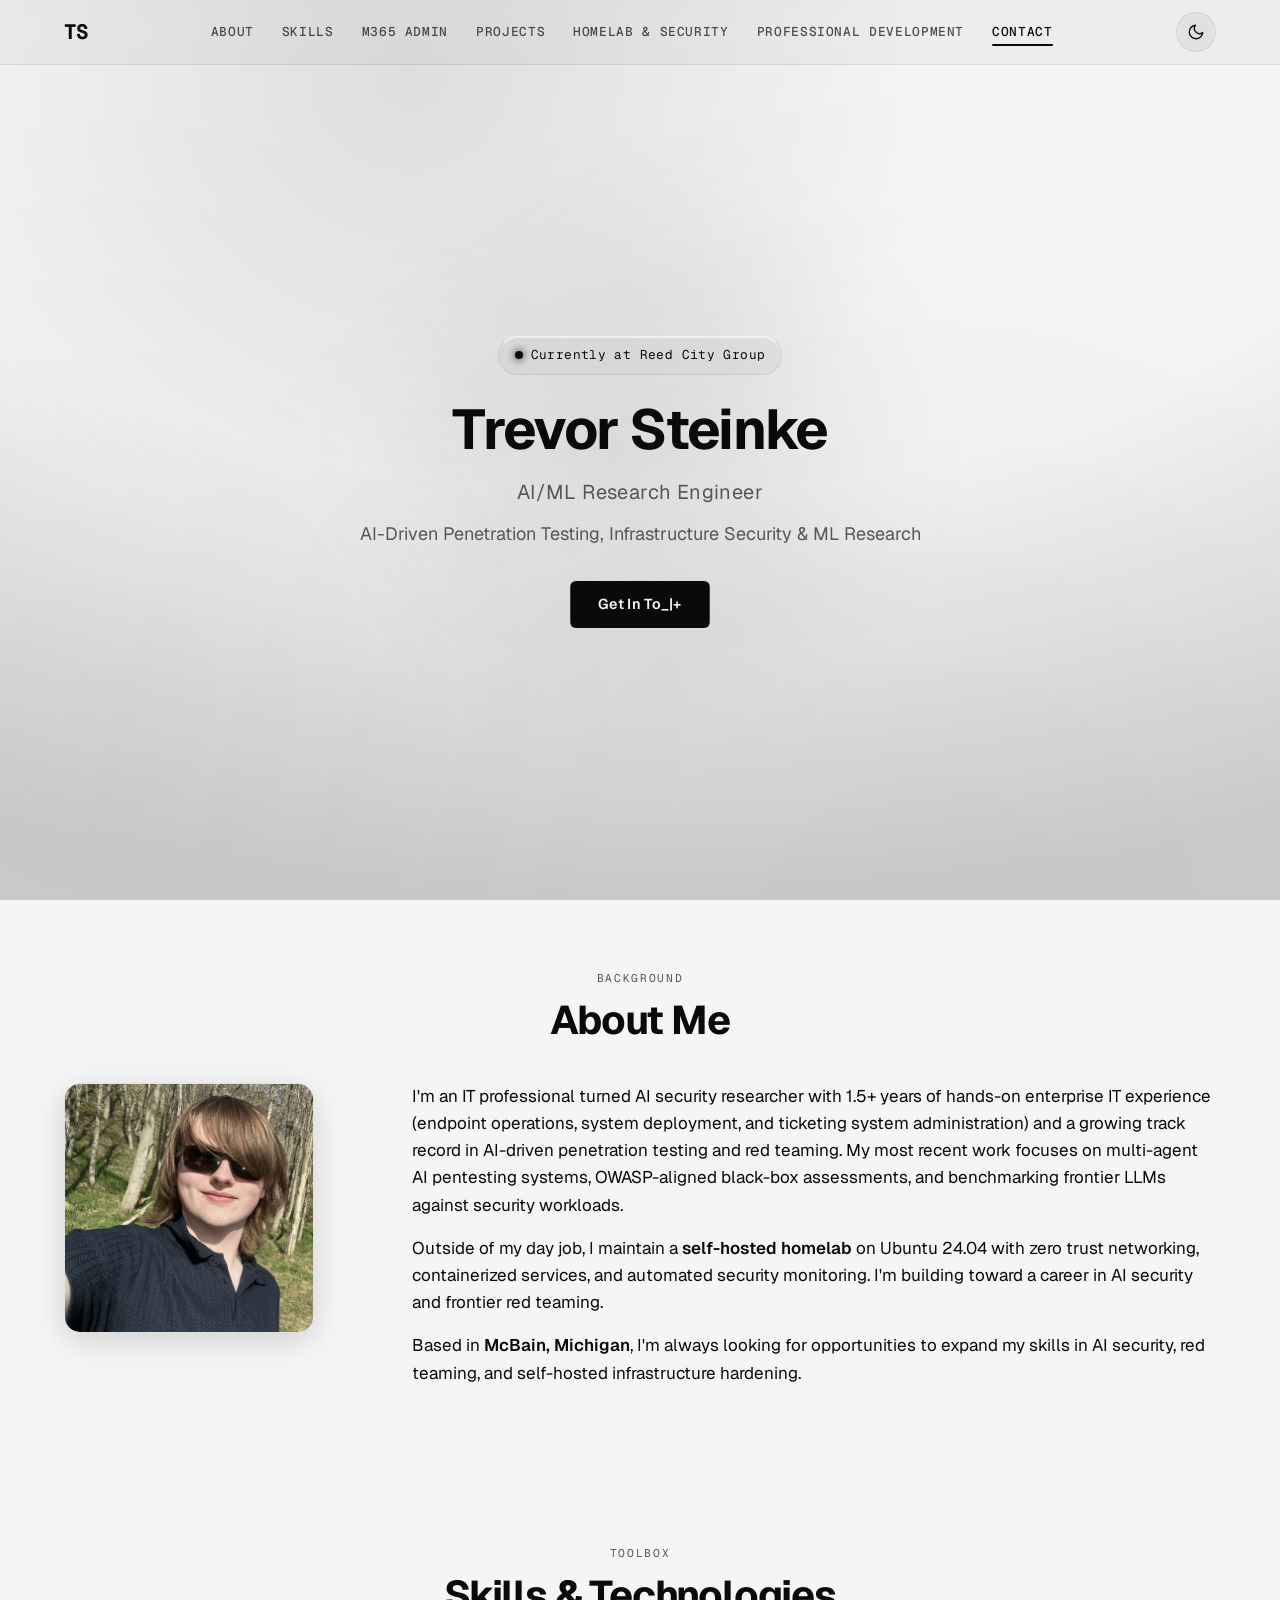
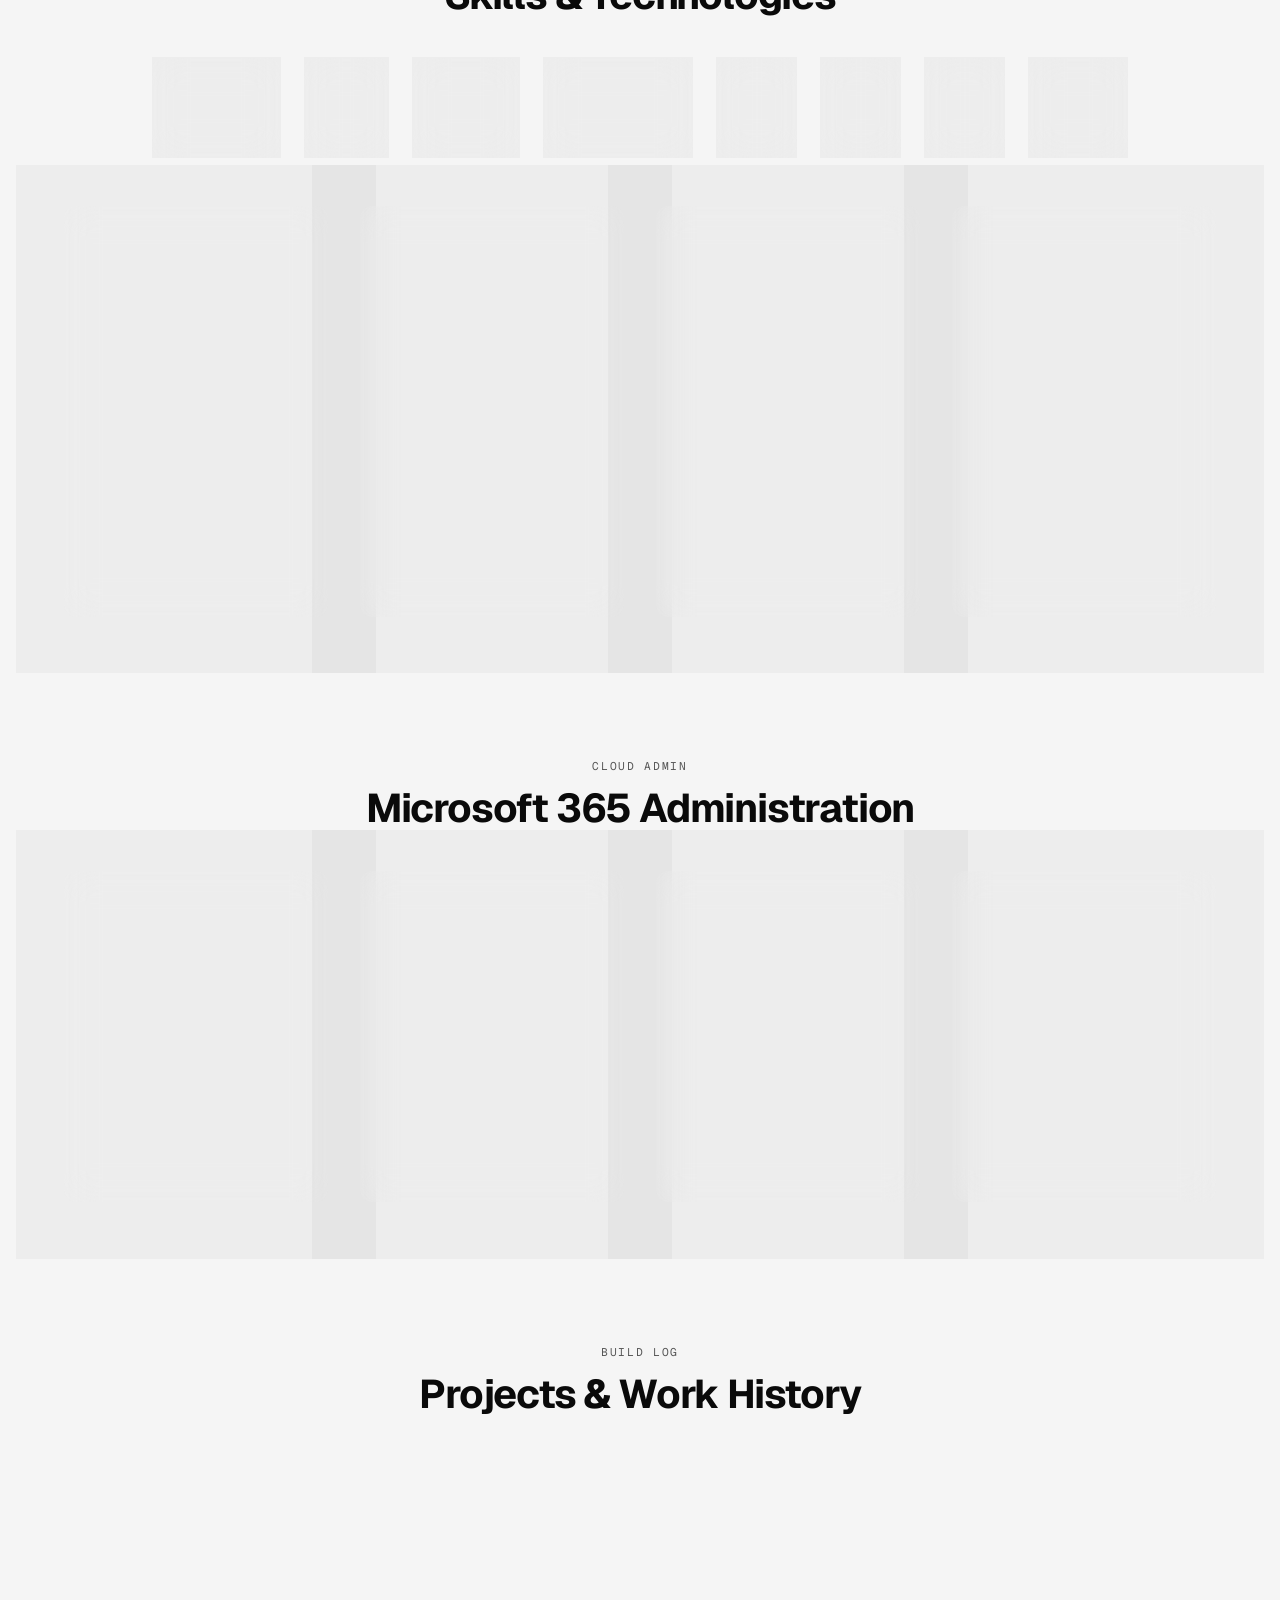
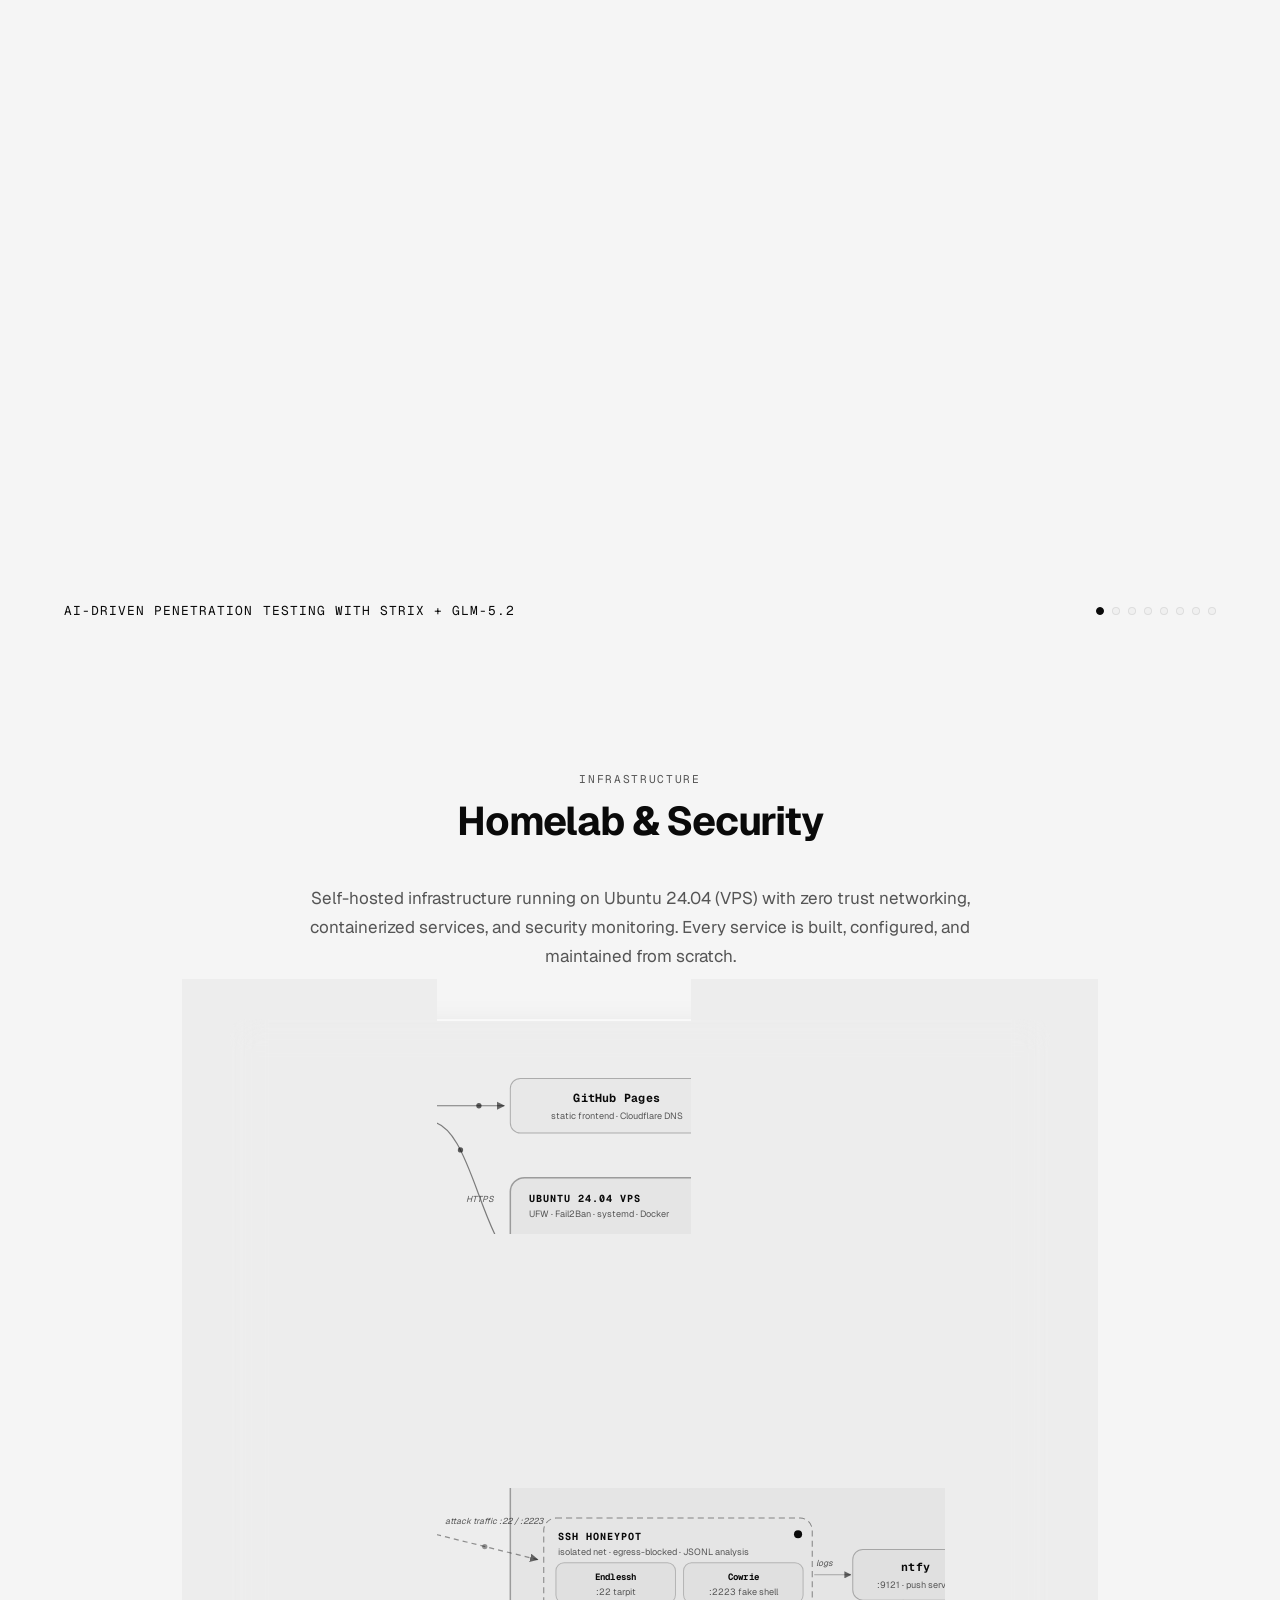
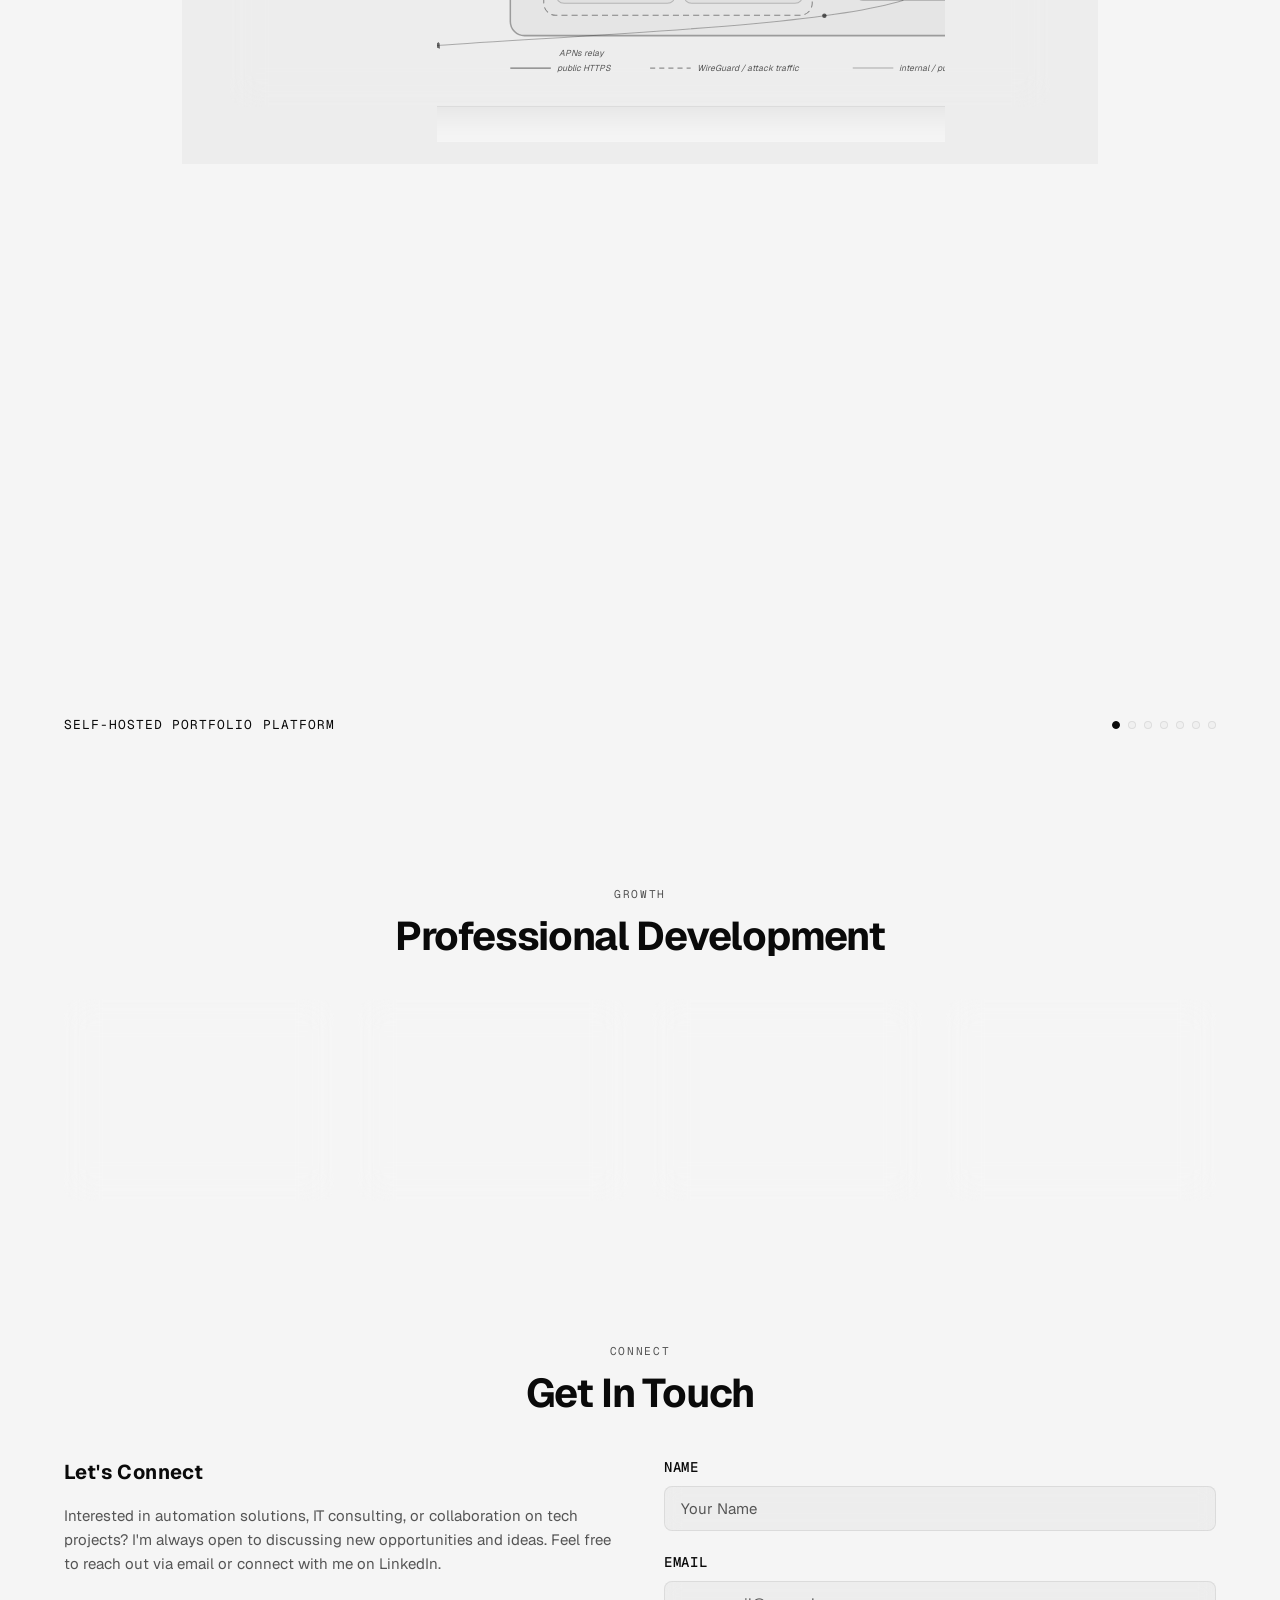
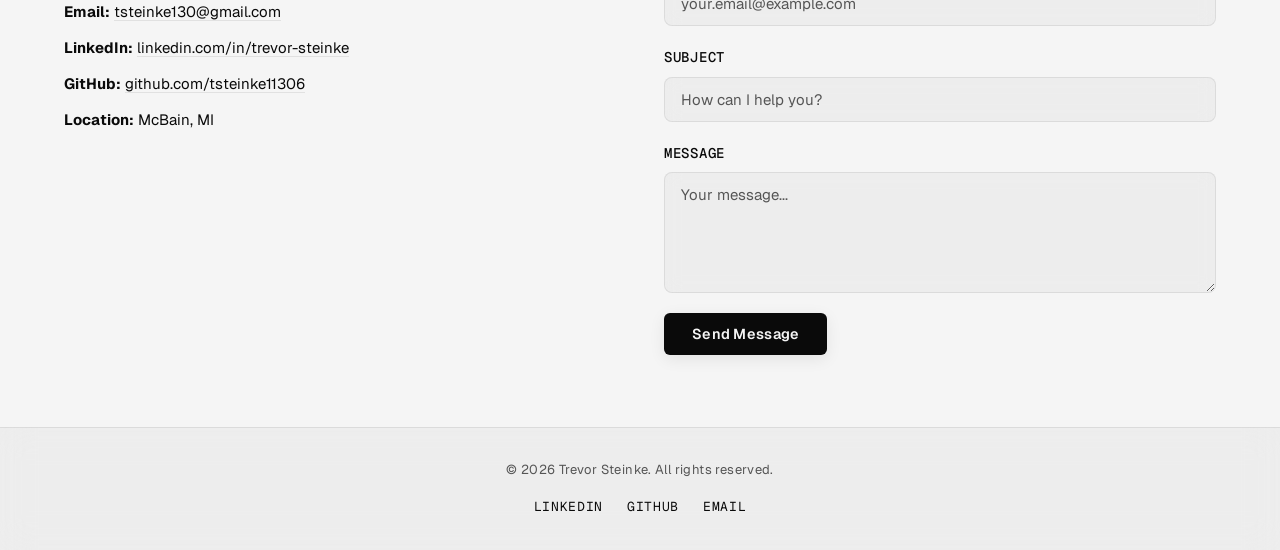
<file: index.html>
<!DOCTYPE html>
<html lang="en">
<head>
    <meta charset="UTF-8">
    <meta name="viewport" content="width=device-width, initial-scale=1.0">
    <meta name="color-scheme" content="dark light">
    <title>Trevor Steinke | AI/ML Research Engineer</title>
    <meta name="description" content="AI/ML research engineer specializing in AI-driven penetration testing, infrastructure security, and ML research. OWASP-aligned assessments, multi-agent AI pentesting, and zero trust architecture.">
    <meta name="author" content="Trevor Steinke">
    
    <!-- Open Graph / Facebook -->
    <meta property="og:type" content="website">
    <meta property="og:url" content="https://trevorsteinke.com/">
    <meta property="og:title" content="Trevor Steinke | AI/ML Research Engineer">
    <meta property="og:description" content="AI-Driven Penetration Testing, Infrastructure Security & ML Research.">
    <meta property="og:image" content="https://trevorsteinke.com/og-image.png">
    <meta property="og:image:width" content="1200">
    <meta property="og:image:height" content="630">
    <meta property="og:site_name" content="Trevor Steinke">
    
    <!-- Twitter -->
    <meta name="twitter:card" content="summary_large_image">
    <meta name="twitter:url" content="https://trevorsteinke.com/">
    <meta name="twitter:title" content="Trevor Steinke | AI/ML Research Engineer">
    <meta name="twitter:description" content="AI/ML research engineer specializing in AI-driven penetration testing, infrastructure security, and ML research.">
    <meta name="twitter:image" content="https://trevorsteinke.com/og-image.png">
    
    <!-- Canonical URL -->
    <link rel="canonical" href="https://trevorsteinke.com/">
    <link rel="icon" href="/favicon.svg" type="image/svg+xml">
    <link rel="icon" href="/favicon.ico" sizes="32x32">
    <link rel="apple-touch-icon" href="/apple-touch-icon.png">
    
    <link rel="stylesheet" href="styles.css">
    <noscript><style>.section { opacity: 1 !important; transform: none !important; } .navbar { transform: none !important; animation: none !important; } .hero-typing .availability-badge, .hero-typing .hero-title, .hero-typing .hero-subtitle, .hero-typing .hero-description { visibility: visible !important; clip-path: none !important; } .hero-typing .btn-primary { opacity: 1 !important; clip-path: none !important; }</style></noscript>
    <link rel="preconnect" href="https://fonts.googleapis.com">
    <link rel="preconnect" href="https://fonts.gstatic.com" crossorigin>
    <link href="https://fonts.googleapis.com/css2?family=Geist+Mono:wght@100..900&family=Geist:wght@100..900&display=swap" rel="stylesheet">
    <script type="application/ld+json">
    {
        "@context": "https://schema.org",
        "@type": "Person",
        "name": "Trevor Steinke",
        "jobTitle": "AI/ML Research Engineer",
        "address": {
            "@type": "PostalAddress",
            "addressLocality": "McBain",
            "addressRegion": "MI",
            "addressCountry": "US"
        },
        "email": "mailto:tsteinke130@gmail.com",
        "url": "https://trevorsteinke.com",
        "sameAs": [
            "https://github.com/tsteinke11306",
            "https://www.linkedin.com/in/trevor-steinke-596620338/"
        ]
    }
    </script>
</head>
<body id="top">
    <!-- Navigation -->
    <nav class="navbar">
        <div class="nav-container">
            <a href="#top" class="nav-logo" aria-label="Home">
                <span class="nav-logo-text">TS</span>
            </a>
            <button class="nav-toggle" aria-label="Toggle navigation">
                <span></span>
                <span></span>
                <span></span>
            </button>
            <ul class="nav-menu">
                <li><a href="#about" class="nav-link">About</a></li>
                <li><a href="#skills" class="nav-link">Skills</a></li>
                <li><a href="#m365" class="nav-link">M365 Admin</a></li>
                <li><a href="#projects" class="nav-link">Projects</a></li>
                <li><a href="#homelab" class="nav-link">Homelab & Security</a></li>
                <li><a href="#certifications" class="nav-link">Professional Development</a></li>
                <li><a href="#contact" class="nav-link">Contact</a></li>
            </ul>
            <div class="nav-links">
                <button class="theme-toggle" aria-label="Toggle light mode" id="theme-toggle">
                    <svg class="icon-light" width="18" height="18" viewBox="0 0 24 24" fill="none" stroke="currentColor" stroke-width="1.8" stroke-linecap="round" stroke-linejoin="round"><circle cx="12" cy="12" r="4"/><path d="M12 2v2M12 20v2M4.93 4.93l1.41 1.41M17.66 17.66l1.41 1.41M2 12h2M20 12h2M4.93 19.07l1.41-1.41M17.66 6.34l1.41-1.41"/></svg>
                    <svg class="icon-dark" width="18" height="18" viewBox="0 0 24 24" fill="none" stroke="currentColor" stroke-width="1.8" stroke-linecap="round" stroke-linejoin="round"><path d="M21 12.79A9 9 0 1 1 11.21 3 7 7 0 0 0 21 12.79z"/></svg>
                </button>
            </div>
        </div>
    </nav>

    <!-- Hero Section -->
    <header class="hero hero-typing">
        <div class="container">
            <div class="availability-badge">
                <span class="status-dot"></span>
                Currently at Reed City Group
            </div>
            <h1 class="hero-title">Trevor Steinke</h1>
            <p class="hero-subtitle">AI/ML Research Engineer</p>
            <p class="hero-description">AI-Driven Penetration Testing, Infrastructure Security & ML Research</p>
            <a href="#contact" class="btn btn-primary">Get In Touch</a>
        </div>
    </header>

    <!-- About Section -->
    <section id="about" class="section">
        <div class="container">
            <h2 class="section-title"><span class="section-eyebrow">Background</span>About Me</h2>
            <div class="about-content">
                <div class="about-image">
                    <img src="headshot.jpeg" alt="Trevor Steinke" class="headshot">
                </div>
                <div class="about-text">
                    <p>I'm an IT professional turned AI security researcher with 1.5+ years of hands-on enterprise IT experience (endpoint operations, system deployment, and ticketing system administration) and a growing track record in AI-driven penetration testing and red teaming. My most recent work focuses on multi-agent AI pentesting systems, OWASP-aligned black-box assessments, and benchmarking frontier LLMs against security workloads.</p>
                    <p>Outside of my day job, I maintain a <strong>self-hosted homelab</strong> on Ubuntu 24.04 with zero trust networking, containerized services, and automated security monitoring. I'm building toward a career in AI security and frontier red teaming.</p>
                    <p>Based in <strong>McBain, Michigan</strong>, I'm always looking for opportunities to expand my skills in AI security, red teaming, and self-hosted infrastructure hardening.</p>
                </div>
            </div>
        </div>
    </section>

    <!-- Skills Section -->
    <section id="skills" class="section section-alt">
        <div class="container">
            <h2 class="section-title"><span class="section-eyebrow">Toolbox</span>Skills & Technologies</h2>
            <div class="tech-logos">
                <div class="tech-logo" title="Microsoft 365">
                    <svg viewBox="0 0 24 24" fill="none" stroke="currentColor" stroke-width="1.8" stroke-linecap="round" stroke-linejoin="round"><rect x="3" y="3" width="7.5" height="7.5" rx="1"/><rect x="13.5" y="3" width="7.5" height="7.5" rx="1"/><rect x="3" y="13.5" width="7.5" height="7.5" rx="1"/><rect x="13.5" y="13.5" width="7.5" height="7.5" rx="1"/></svg>
                    <span>Microsoft 365</span>
                </div>
                <div class="tech-logo" title="Windows">
                    <svg viewBox="0 0 24 24" fill="none" stroke="currentColor" stroke-width="1.8" stroke-linecap="round" stroke-linejoin="round"><path d="M3 5.5l7.5-1v6.5H3V5.5z"/><path d="M12 4.3l9-1.3v8h-9V4.3z"/><path d="M3 13h7.5v6.2L3 17.8V13z"/><path d="M12 13.2h9V21l-9-1.3v-6.5z"/></svg>
                    <span>Windows</span>
                </div>
                <div class="tech-logo" title="PowerShell">
                    <svg viewBox="0 0 24 24" fill="none" stroke="currentColor" stroke-width="1.8" stroke-linecap="round" stroke-linejoin="round"><rect x="2" y="4" width="20" height="16" rx="2"/><path d="M6 9l4 3-4 3"/><path d="M12 15h5"/></svg>
                    <span>PowerShell</span>
                </div>
                <div class="tech-logo" title="Active Directory">
                    <svg viewBox="0 0 24 24" fill="none" stroke="currentColor" stroke-width="1.8" stroke-linecap="round" stroke-linejoin="round"><circle cx="12" cy="5" r="2.5"/><circle cx="5" cy="19" r="2.5"/><circle cx="19" cy="19" r="2.5"/><path d="M12 7.5v4M12 11.5L6 16.5M12 11.5l6 5"/></svg>
                    <span>Active Directory</span>
                </div>
                <div class="tech-logo" title="Python">
                    <svg viewBox="0 0 24 24" fill="currentColor" xmlns="http://www.w3.org/2000/svg"><path d="M14.25.18l.9.2.73.26.59.3.45.32.34.34.25.34.16.33.1.3.04.26.02.2-.01.13V8.5l-.05.63-.13.55-.21.46-.26.38-.3.31-.33.25-.35.19-.35.14-.33.1-.3.07-.26.04-.21.02H8.77l-.69.05-.59.14-.5.22-.41.27-.33.32-.27.35-.2.36-.15.37-.1.35-.07.32-.04.27-.02.21v3.06H3.17l-.21-.03-.28-.07-.32-.12-.35-.18-.36-.26-.36-.36-.35-.46-.32-.59-.28-.73-.21-.88-.14-1.05-.05-1.23.06-1.22.16-1.04.24-.87.32-.71.36-.57.4-.44.42-.33.42-.24.4-.16.36-.1.32-.05.24-.01h.16l.06.01h8.16v-.83H6.18l-.01-2.75-.02-.37.05-.34.11-.31.17-.28.25-.26.31-.23.38-.2.44-.18.51-.15.58-.12.64-.1.71-.06.77-.04.84-.02 1.27.05zm-6.3 1.98l-.23.33-.08.41.08.41.23.34.33.22.41.09.41-.09.33-.22.23-.34.08-.41-.08-.41-.23-.33-.33-.22-.41-.09-.41.09zm13.09 3.95l.28.06.32.12.35.18.36.27.36.35.35.47.32.59.28.73.21.88.14 1.04.05 1.23-.06 1.23-.16 1.04-.24.86-.32.71-.36.57-.4.45-.42.33-.42.24-.4.16-.36.09-.32.05-.24.02-.16-.01h-8.22v.82h5.84l.01 2.76.02.36-.05.34-.11.31-.17.29-.25.25-.31.24-.38.2-.44.17-.51.15-.58.13-.64.09-.71.07-.77.04-.84.01-1.27-.04-1.07-.14-.9-.2-.73-.25-.59-.3-.45-.33-.34-.34-.25-.34-.16-.33-.1-.3-.04-.25-.02-.2.01-.13v-5.34l.05-.64.13-.54.21-.46.26-.38.3-.32.33-.24.35-.2.35-.14.33-.1.3-.06.26-.04.21-.02.13-.01h5.84l.69-.05.59-.14.5-.21.41-.28.33-.32.27-.35.2-.36.15-.36.1-.35.07-.32.04-.28.02-.21V6.07h2.09l.14.01zm-6.47 14.25l-.23.33-.08.41.08.41.23.33.33.23.41.08.41-.08.33-.23.23-.33.08-.41-.08-.41-.23-.33-.33-.23-.41-.08-.41.08z"/></svg>
                    <span>Python</span>
                </div>
                <div class="tech-logo" title="Linux">
                    <svg viewBox="0 0 24 24" fill="currentColor" xmlns="http://www.w3.org/2000/svg"><path d="M12.504 0c-.155 0-.315.008-.48.021-4.226.333-3.105 4.807-3.17 6.298-.076 1.092-.3 1.953-1.05 3.02-.885 1.051-2.127 2.75-2.716 4.521-.278.832-.41 1.684-.287 2.489a.424.424 0 00-.11.135c-.26.268-.45.6-.663.839-.199.199-.485.267-.797.4-.313.136-.658.269-.864.68-.09.189-.136.394-.132.602 0 .199.027.4.055.536.058.399.116.728.04.97-.249.68-.28 1.145-.106 1.484.174.334.535.47.94.601.81.2 1.91.135 2.774.6.926.466 1.866.67 2.616.47.526-.116.97-.464 1.208-.946.587-.003 1.23-.269 2.26-.334.699-.058 1.574.267 2.577.2.025.134.063.198.114.333l.003.003c.391.778 1.113 1.132 1.884 1.071.771-.06 1.592-.536 2.257-1.306.631-.765 1.683-1.084 2.378-1.503.348-.199.629-.469.649-.853.023-.4-.2-.811-.714-1.376v-.097l-.003-.003c-.17-.2-.25-.535-.338-.926-.085-.401-.182-.786-.492-1.046h-.003c-.059-.054-.123-.067-.188-.135a.357.357 0 00-.19-.064c.431-1.278.264-2.55-.173-3.694-.533-1.41-1.465-2.638-2.175-3.483-.796-1.005-1.576-1.957-1.56-3.368.026-2.152.236-6.133-3.544-6.139zm.529 3.405h.013c.213 0 .396.062.584.198.19.135.33.332.438.533.105.259.158.459.166.724 0-.02.006-.04.006-.06v.105a.086.086 0 01-.004-.021l-.004-.024a1.807 1.807 0 01-.15.706.953.953 0 01-.213.335.71.71 0 00-.088-.042c-.104-.045-.198-.064-.284-.133a1.312 1.312 0 00-.22-.066c.05-.06.146-.133.183-.198.053-.128.082-.264.088-.402v-.02a1.21 1.21 0 00-.061-.4c-.045-.134-.101-.2-.183-.333-.084-.066-.167-.132-.267-.132h-.016c-.093 0-.176.03-.262.132a.8.8 0 00-.205.334 1.18 1.18 0 00-.09.4v.019c.002.089.008.179.02.267-.193-.067-.438-.135-.607-.202a1.635 1.635 0 01-.018-.2v-.02a1.772 1.772 0 01.15-.768c.082-.22.232-.406.43-.533a.985.985 0 01.594-.2zm-2.962.059h.036c.142 0 .27.048.399.135.146.129.264.288.344.465.09.199.14.4.153.667v.004c.007.134.006.2-.002.266v.08c-.03.007-.056.018-.083.024-.152.055-.274.135-.393.2.012-.09.013-.18.003-.267v-.015c-.012-.133-.04-.2-.082-.333a.613.613 0 00-.166-.267.248.248 0 00-.183-.064h-.021c-.071.006-.13.04-.186.132a.552.552 0 00-.12.27.944.944 0 00-.023.33v.015c.012.135.037.2.08.334.046.134.098.2.166.268.01.009.02.018.034.024-.07.057-.117.07-.176.136a.304.304 0 01-.131.068 2.62 2.62 0 01-.275-.402 1.772 1.772 0 01-.155-.667 1.759 1.759 0 01.08-.668 1.43 1.43 0 01.283-.535c.128-.133.26-.2.418-.2zm1.37 1.706c.332 0 .733.065 1.216.399.293.2.523.269 1.052.468h.003c.255.136.405.266.478.399v-.131a.571.571 0 01.016.47c-.123.31-.516.643-1.063.842v.002c-.268.135-.501.333-.775.465-.276.135-.588.292-1.012.267a1.139 1.139 0 01-.448-.067 3.566 3.566 0 01-.322-.198c-.195-.135-.363-.332-.612-.465v-.005h-.005c-.4-.246-.616-.512-.686-.71-.07-.268-.005-.47.193-.6.224-.135.38-.271.483-.336.104-.074.143-.102.176-.131h.002v-.003c.169-.202.436-.47.839-.601.139-.036.294-.065.466-.065zm2.8 2.142c.358 1.417 1.196 3.475 1.735 4.473.286.534.855 1.659 1.102 3.024.156-.005.33.018.513.064.646-1.671-.546-3.467-1.089-3.966-.22-.2-.232-.335-.123-.335.59.534 1.365 1.572 1.646 2.757.13.535.16 1.104.021 1.67.067.028.135.06.205.067 1.032.534 1.413.938 1.23 1.537v-.043c-.06-.003-.12 0-.18 0h-.016c.151-.467-.182-.825-1.065-1.224-.915-.4-1.646-.336-1.77.465-.008.043-.013.066-.018.135-.068.023-.139.053-.209.064-.43.268-.662.669-.793 1.187-.13.533-.17 1.156-.205 1.869v.003c-.02.334-.17.838-.319 1.35-1.5 1.072-3.58 1.538-5.348.334a2.645 2.645 0 00-.402-.533 1.45 1.45 0 00-.275-.333c.182 0 .338-.03.465-.067a.615.615 0 00.314-.334c.108-.267 0-.697-.345-1.163-.345-.467-.931-.995-1.788-1.521-.63-.4-.986-.87-1.15-1.396-.165-.534-.143-1.085-.015-1.645.245-1.07.873-2.11 1.274-2.763.107-.065.037.135-.408.974-.396.751-1.14 2.497-.122 3.854a8.123 8.123 0 01.647-2.876c.564-1.278 1.743-3.504 1.836-5.268.048.036.217.135.289.202.218.133.38.333.59.465.21.201.477.335.876.335.039.003.075.006.11.006.412 0 .73-.134.997-.268.29-.134.52-.334.74-.4h.005c.467-.135.835-.402 1.044-.7zm2.185 8.958c.037.6.343 1.245.882 1.377.588.134 1.434-.333 1.791-.765l.211-.01c.315-.007.577.01.847.268l.003.003c.208.199.305.53.391.876.085.4.154.78.409 1.066.486.527.645.906.636 1.14l.003-.007v.018l-.003-.012c-.015.262-.185.396-.498.595-.63.401-1.746.712-2.457 1.57-.618.737-1.37 1.14-2.036 1.191-.664.053-1.237-.2-1.574-.898l-.005-.003c-.21-.4-.12-1.025.056-1.69.176-.668.428-1.344.463-1.897.037-.714.076-1.335.195-1.814.12-.465.308-.797.641-.984l.045-.022zm-10.814.049h.01c.053 0 .105.005.157.014.376.055.706.333 1.023.752l.91 1.664.003.003c.243.533.754 1.064 1.189 1.637.434.598.77 1.131.729 1.57v.006c-.057.744-.48 1.148-1.125 1.294-.645.135-1.52.002-2.395-.464-.968-.536-2.118-.469-2.857-.602-.369-.066-.61-.2-.723-.4-.11-.2-.113-.602.123-1.23v-.004l.002-.003c.117-.334.03-.752-.027-1.118-.055-.401-.083-.71.043-.94.16-.334.396-.4.69-.533.294-.135.64-.202.915-.47h.002v-.002c.256-.268.445-.601.668-.838.19-.201.38-.336.663-.336zm7.159-9.074c-.435.201-.945.535-1.488.535-.542 0-.97-.267-1.28-.466-.154-.134-.28-.268-.373-.335-.164-.134-.144-.333-.074-.333.109.016.129.134.199.2.096.066.215.2.36.333.292.2.68.467 1.167.467.485 0 1.053-.267 1.398-.466.195-.135.445-.334.648-.467.156-.136.149-.267.279-.267.128.016.034.134-.147.332a8.097 8.097 0 01-.69.468zm-1.082-1.583V5.64c-.006-.02.013-.042.029-.05.074-.043.18-.027.26.004.063 0 .16.067.15.135-.006.049-.085.066-.135.066-.055 0-.092-.043-.141-.068-.052-.018-.146-.008-.163-.065zm-.551 0c-.02.058-.113.049-.166.066-.047.025-.086.068-.14.068-.05 0-.13-.02-.136-.068-.01-.066.088-.133.15-.133.08-.031.184-.047.259-.005.019.009.036.03.03.05v.02h.003z"/></svg>
                    <span>Linux</span>
                </div>
                <div class="tech-logo" title="Docker">
                    <svg viewBox="0 0 24 24" fill="currentColor" xmlns="http://www.w3.org/2000/svg"><path d="M13.983 11.078h2.119a.186.186 0 00.186-.185V9.006a.186.186 0 00-.186-.186h-2.119a.185.185 0 00-.185.185v1.888c0 .102.083.185.185.185m-2.954-5.43h2.118a.186.186 0 00.186-.186V3.574a.186.186 0 00-.186-.185h-2.118a.185.185 0 00-.185.185v1.888c0 .102.082.185.185.185m0 2.716h2.118a.187.187 0 00.186-.186V6.29a.186.186 0 00-.186-.185h-2.118a.185.185 0 00-.185.185v1.887c0 .102.082.185.185.186m-2.93 0h2.12a.186.186 0 00.184-.186V6.29a.185.185 0 00-.185-.185H8.1a.185.185 0 00-.185.185v1.887c0 .102.083.185.185.186m-2.964 0h2.119a.186.186 0 00.185-.186V6.29a.185.185 0 00-.185-.185H5.136a.186.186 0 00-.186.185v1.887c0 .102.084.185.186.186m5.893 2.715h2.118a.186.186 0 00.186-.185V9.006a.186.186 0 00-.186-.186h-2.118a.185.185 0 00-.185.185v1.888c0 .102.082.185.185.185m-2.93 0h2.12a.185.185 0 00.184-.185V9.006a.185.185 0 00-.184-.186h-2.12a.185.185 0 00-.184.185v1.888c0 .102.083.185.185.185m-2.964 0h2.119a.185.185 0 00.185-.185V9.006a.185.185 0 00-.184-.186h-2.12a.186.186 0 00-.186.186v1.887c0 .102.084.185.186.185m-2.92 0h2.12a.185.185 0 00.184-.185V9.006a.185.185 0 00-.184-.186h-2.12a.185.185 0 00-.184.185v1.888c0 .102.082.185.185.185M23.763 9.89c-.065-.051-.672-.51-1.954-.51-.338.001-.676.03-1.01.087-.248-1.7-1.653-2.53-1.716-2.566l-.344-.199-.226.327c-.284.438-.49.922-.612 1.43-.23.97-.09 1.882.403 2.661-.595.332-1.55.413-1.744.42H.751a.751.751 0 00-.75.748 11.376 11.376 0 00.692 4.062c.545 1.428 1.355 2.48 2.41 3.124 1.18.723 3.1 1.137 5.275 1.137.983.003 1.963-.086 2.93-.266a12.248 12.248 0 003.823-1.389c.98-.567 1.86-1.288 2.61-2.136 1.252-1.418 1.998-2.997 2.553-4.4h.221c1.372 0 2.215-.549 2.68-1.009.309-.293.55-.65.707-1.046l.098-.288Z"/></svg>
                    <span>Docker</span>
                </div>
                <div class="tech-logo" title="Tailscale">
                    <svg viewBox="0 0 24 24" fill="currentColor" xmlns="http://www.w3.org/2000/svg"><path d="M24 12a3 3 0 1 1-6 0 3 3 0 0 1 6 0zm-9 9a3 3 0 1 1-6 0 3 3 0 0 1 6 0zm0-9a3 3 0 1 1-6 0 3 3 0 0 1 6 0zm6-6a3 3 0 1 1 0-6 3 3 0 0 1 0 6zm0-.5a2.5 2.5 0 1 0 0-5 2.5 2.5 0 0 0 0 5zM3 24a3 3 0 1 1 0-6 3 3 0 0 1 0 6zm0-.5a2.5 2.5 0 1 0 0-5 2.5 2.5 0 0 0 0 5zm18 .5a3 3 0 1 1 0-6 3 3 0 0 1 0 6zm0-.5a2.5 2.5 0 1 0 0-5 2.5 2.5 0 0 0 0 5zM6 12a3 3 0 1 1-6 0 3 3 0 0 1 6 0zm9-9a3 3 0 1 1-6 0 3 3 0 0 1 6 0zm-3 2.5a2.5 2.5 0 1 0 0-5 2.5 2.5 0 0 0 0 5zM6 3a3 3 0 1 1-6 0 3 3 0 0 1 6 0zM3 5.5a2.5 2.5 0 1 0 0-5 2.5 2.5 0 0 0 0 5z"/></svg>
                    <span>Tailscale</span>
                </div>
            </div>
            <div class="skills-grid">
                <div class="skill-category">
                    <h3 class="skill-category-title">Network Infrastructure</h3>
                    <ul class="skill-list">
                        <li>Switch & Access Point Configuration</li>
                        <li>VPN Configuration & Support</li>
                        <li>Network Troubleshooting</li>
                        <li>Connectivity Diagnostics</li>
                    </ul>
                </div>
                <div class="skill-category">
                    <h3 class="skill-category-title">Automation & Tools</h3>
                    <ul class="skill-list">
                        <li>PowerShell Scripting</li>
                        <li>Python</li>
                        <li>Bash / Shell Scripting</li>
                        <li>Git & GitHub</li>
                    </ul>
                </div>
                <div class="skill-category">
                    <h3 class="skill-category-title">Systems & Endpoints</h3>
                    <ul class="skill-list">
                        <li>Windows 10/11 Administration</li>
                        <li>Linux Server Administration</li>
                        <li>PC Imaging & Deployment (MDT)</li>
                        <li>Hardware Troubleshooting</li>
                    </ul>
                </div>
                <div class="skill-category">
                    <h3 class="skill-category-title">Security & Infrastructure</h3>
                    <ul class="skill-list">
                        <li>Active Directory</li>
                        <li>Firewall Configuration (UFW)</li>
                        <li>Zero Trust Networking (Tailscale)</li>
                        <li>Docker & Container Management</li>
                        <li>Server Hardening & CIS Benchmarks</li>
                    </ul>
                </div>
            </div>
        </div>
    </section>

    <!-- Microsoft 365 Section -->
    <section id="m365" class="section section-alt">
        <div class="container">
            <h2 class="section-title"><span class="section-eyebrow">Cloud Admin</span>Microsoft 365 Administration</h2>
            <div class="skills-grid">
                <div class="skill-category">
                    <div class="skill-icon"><svg width="26" height="26" viewBox="0 0 24 24" fill="none" stroke="currentColor" stroke-width="1.8" stroke-linecap="round" stroke-linejoin="round"><circle cx="7.5" cy="15.5" r="4.5"/><path d="m10.8 12.2 9.7-9.7M15 8l2.8 2.8M17.5 5.5l2 2"/></svg></div>
                    <h3 class="skill-category-title">Identity & Access</h3>
                    <ul class="skill-list">
                        <li>Entra ID (User/Group Management)</li>
                        <li>Conditional Access Policies</li>
                        <li>SSO & MFA Configuration</li>
                    </ul>
                </div>
                <div class="skill-category">
                    <div class="skill-icon"><svg width="26" height="26" viewBox="0 0 24 24" fill="none" stroke="currentColor" stroke-width="1.8" stroke-linecap="round" stroke-linejoin="round"><rect x="2" y="4" width="20" height="16" rx="2"/><path d="m22 7-10 6L2 7"/></svg></div>
                    <h3 class="skill-category-title">Exchange Online</h3>
                    <ul class="skill-list">
                        <li>Mailbox Management</li>
                        <li>Distribution Groups</li>
                        <li>Mail Flow Rules</li>
                    </ul>
                </div>
                <div class="skill-category">
                    <div class="skill-icon"><svg width="26" height="26" viewBox="0 0 24 24" fill="none" stroke="currentColor" stroke-width="1.8" stroke-linecap="round" stroke-linejoin="round"><rect x="5" y="2" width="14" height="20" rx="2"/><path d="M12 18h.01"/></svg></div>
                    <h3 class="skill-category-title">Device Management</h3>
                    <ul class="skill-list">
                        <li>Windows Imaging & Deployment (MDT)</li>
                        <li>Group Policy Management</li>
                        <li>Device Compliance & Configuration</li>
                    </ul>
                </div>
                <div class="skill-category">
                    <div class="skill-icon"><svg width="26" height="26" viewBox="0 0 24 24" fill="none" stroke="currentColor" stroke-width="1.8" stroke-linecap="round" stroke-linejoin="round"><rect x="8" y="2" width="8" height="4" rx="1"/><path d="M16 4h2a2 2 0 0 1 2 2v14a2 2 0 0 1-2 2H6a2 2 0 0 1-2-2V6a2 2 0 0 1 2-2h2"/></svg></div>
                    <h3 class="skill-category-title">Licensing & Admin</h3>
                    <ul class="skill-list">
                        <li>License Assignment & Management</li>
                        <li>Microsoft 365 Admin Center</li>
                        <li>Compliance & Security Center</li>
                    </ul>
                </div>
            </div>
        </div>
    </section>

    <!-- Projects Section -->
    <section id="projects" class="section">
        <div class="container">
            <h2 class="section-title"><span class="section-eyebrow">Build Log</span>Projects & Work History</h2>
            <div class="carousel" id="projects-carousel">
                <div class="carousel-viewport" aria-roledescription="carousel" aria-label="Projects carousel">
                    <div class="carousel-track">
                <div class="project-card">
                    <div class="project-header">
                        <h3 class="project-title">AI-Driven Penetration Testing with Strix + GLM-5.2</h3>
                        <span class="project-date">Personal Project</span>
                    </div>
                    <p class="project-description">Configured an open-source multi-agent AI pentesting system (Strix) with GLM-5.2 (753B MoE) via an OpenAI-compatible API. Benchmarked against Claude Code and Opus 4.8 (Semgrep IDOR: 39% F1 vs 32%; CyBT-CTF: 28/59 tied with Opus), then ran a black-box assessment of OWASP Juice Shop producing 26 validated findings across 7 vulnerability classes (5 critical, 5 high, 16 medium) with full remediation report aligned to OWASP WSTG/PTES/OSSTMM.</p>
                    <div class="project-stats">
                        <span class="pstat"><strong>26</strong> findings</span>
                        <span class="pstat"><strong>7</strong> classes</span>
                        <span class="pstat"><strong>5</strong> critical</span>
                    </div>
                    <div class="project-tags">
                        <span class="tag">AI Pentesting</span>
                        <span class="tag">GLM-5.2</span>
                        <span class="tag">Strix</span>
                        <span class="tag">Multi-Agent</span>
                        <span class="tag">OWASP</span>
                        <span class="tag">Cybersecurity</span>
                        <a href="strix-juice-shop-report.html" target="_blank" class="tag tag-link">Full Report →</a>
                    </div>
                </div>
                <div class="project-card">
                    <div class="project-header">
                        <h3 class="project-title">Intigriti Monthly CTFs</h3>
                        <span class="project-date">Monthly</span>
                    </div>
                    <p class="project-description">A repeatable pipeline run against Intigriti's monthly challenges: pin the tech stack from the artifacts, map the input surface, build a scripted probe chain against it, and iterate on a hypothesis until the flag drops. Solve metrics and a wrong-theory post-mortem stay in the log; each challenge and its details live behind the challenge list.</p>
                    <div class="project-stats">
                        <span class="pstat"><strong>2</strong> monthly solves</span>
                        <span class="pstat"><strong>2</strong> write-ups published</span>
                        <span class="pstat"><strong>1026</strong> accepted</span>
                    </div>
                    <div class="project-tags">
                        <span class="tag">CTF</span>
                        <span class="tag">Intigriti</span>
                        <span class="tag">Web Security</span>
                        <span class="tag">Python</span>
                    </div>
                    <button type="button" class="car-drawer-btn" data-drawer-open aria-expanded="false" aria-controls="ctf-findings">
                        Challenges
                        <span class="chev" aria-hidden="true"><svg width="12" height="12" viewBox="0 0 24 24" fill="none" stroke="currentColor" stroke-width="2.2" stroke-linecap="round" stroke-linejoin="round"><path d="M9 18l6-6-6-6"/></svg></span>
                    </button>
                    <aside class="car-drawer" id="ctf-findings" role="dialog" aria-label="CTF challenge log" aria-hidden="true">
                        <button type="button" class="car-drawer-close" data-drawer-close aria-label="Close challenge log">
                            <svg width="14" height="14" viewBox="0 0 24 24" fill="none" stroke="currentColor" stroke-width="2" stroke-linecap="round" stroke-linejoin="round"><path d="M18 6L6 18M6 6l12 12"/></svg>
                        </button>
                        <h4>CTF Challenge Log</h4>
                        <div class="drawer-scroll" data-drawer-list></div>
                    </aside>
                    <aside class="car-detail" aria-hidden="true" role="dialog" aria-label="Challenge detail">
                        <button type="button" class="car-drawer-close" data-detail-close aria-label="Close challenge detail">
                            <svg width="14" height="14" viewBox="0 0 24 24" fill="none" stroke="currentColor" stroke-width="2" stroke-linecap="round" stroke-linejoin="round"><path d="M18 6L6 18M6 6l12 12"/></svg>
                        </button>
                        <button type="button" class="d-nav" data-detail-back>
                            <svg width="11" height="11" viewBox="0 0 24 24" fill="none" stroke="currentColor" stroke-width="2.4" stroke-linecap="round" stroke-linejoin="round"><path d="M15 18l-6-6 6-6"/></svg>
                            All challenges
                        </button>
                        <div class="car-detail-head">
                            <h4>Detail</h4>
                        </div>
                        <div class="d-title" data-detail-title></div>
                        <div class="d-sevrow">
                            <span class="finding-sev" data-detail-sev></span>
                            <span class="d-meta" data-detail-meta></span>
                        </div>
                        <div data-detail-body></div>
                        <div data-detail-linkrow></div>
                    </aside>
                </div>
                <div class="project-card">
                    <div class="project-header">
                        <h3 class="project-title">Automated Bug Bounty Recon Pipeline</h3>
                        <span class="project-date">Personal Project</span>
                    </div>
                    <p class="project-description">Built a continuous reconnaissance pipeline for bug bounty program discovery and target enumeration. A scheduled scanner (cron, 8am/8pm ET) monitors bbradar.io, HackerOne, Bugcrowd, and Intigriti (authenticated researcher API) for newly launched programs, filters for web2 targets, and sends email (msmtp) + push (self-hosted ntfy) alerts when new programs go live. On-demand deep recon uses subfinder, httpx, nuclei, katana, ffuf, and nmap for subdomain enumeration, service fingerprinting, and content discovery. Active engagement on a HackerOne program with GraphQL schema mapping through error-message inference, load balancer (F5 BigIP) bypass attempts, and API endpoint probing across 40+ subdomains.</p>
                    <div class="project-tags">
                        <span class="tag">Recon Automation</span>
                        <span class="tag">Bash</span>
                        <span class="tag">subfinder</span>
                        <span class="tag">nuclei</span>
                        <span class="tag">GraphQL</span>
                        <span class="tag">Bug Bounty</span>
                        <span class="tag">HackerOne</span>
                        <span class="tag">Continuous Monitoring</span>
                    </div>
                    <button type="button" class="car-drawer-btn" data-drawer-open aria-expanded="false" aria-controls="recon-findings">
                        Findings
                        <span class="chev" aria-hidden="true"><svg width="12" height="12" viewBox="0 0 24 24" fill="none" stroke="currentColor" stroke-width="2.2" stroke-linecap="round" stroke-linejoin="round"><path d="M9 18l6-6-6-6"/></svg></span>
                    </button>
                    <aside class="car-drawer" id="recon-findings" role="dialog" aria-label="Bug bounty findings" aria-hidden="true">
                        <button type="button" class="car-drawer-close" data-drawer-close aria-label="Close findings">
                            <svg width="14" height="14" viewBox="0 0 24 24" fill="none" stroke="currentColor" stroke-width="2" stroke-linecap="round" stroke-linejoin="round"><path d="M18 6L6 18M6 6l12 12"/></svg>
                        </button>
                        <h4>Bug Bounty Findings</h4>
                        <div class="drawer-scroll" data-drawer-list></div>
                    </aside>
                    <aside class="car-detail" aria-hidden="true" role="dialog" aria-label="Finding detail">
                        <button type="button" class="car-drawer-close" data-detail-close aria-label="Close finding">
                            <svg width="14" height="14" viewBox="0 0 24 24" fill="none" stroke="currentColor" stroke-width="2" stroke-linecap="round" stroke-linejoin="round"><path d="M18 6L6 18M6 6l12 12"/></svg>
                        </button>
                        <button type="button" class="d-nav" data-detail-back>
                            <svg width="11" height="11" viewBox="0 0 24 24" fill="none" stroke="currentColor" stroke-width="2.4" stroke-linecap="round" stroke-linejoin="round"><path d="M15 18l-6-6 6-6"/></svg>
                            All findings
                        </button>
                        <div class="car-detail-head">
                            <h4>Detail</h4>
                        </div>
                        <div class="d-title" data-detail-title></div>
                        <div class="d-sevrow">
                            <span class="finding-sev" data-detail-sev></span>
                            <span class="d-meta" data-detail-meta></span>
                        </div>
                        <div data-detail-body></div>
                        <div data-detail-linkrow></div>
                    </aside>
                </div>
                <div class="project-card">
                    <div class="project-header">
                        <h3 class="project-title">IT Ticketing System Deployment</h3>
                        <span class="project-date">Reed City Group</span>
                    </div>
                    <p class="project-description">Designed and deployed the company's first centralized IT ticketing system, establishing structured workflows for issue tracking and prioritization. Improved visibility into support demand and response efficiency.</p>
                    <div class="project-tags">
                        <span class="tag">Ticketing Systems</span>
                        <span class="tag">Workflow Design</span>
                        <span class="tag">Process Improvement</span>
                    </div>
                </div>
                <div class="project-card">
                    <div class="project-header">
                        <h3 class="project-title">Automated Notification System</h3>
                        <span class="project-date">Reed City Group</span>
                    </div>
                    <p class="project-description">Developed backend automation to deliver real-time ticket status notifications to end users. Reduced manual follow-up and improved communication throughout the support process.</p>
                    <div class="project-tags">
                        <span class="tag">PowerShell</span>
                        <span class="tag">Automation</span>
                        <span class="tag">Task Scheduler</span>
                    </div>
                </div>
                <div class="project-card">
                    <div class="project-header">
                        <h3 class="project-title">MDT Deployment Server</h3>
                        <span class="project-date">Reed City Group</span>
                    </div>
                    <p class="project-description">Built and configured a Microsoft Deployment Toolkit server to standardize and automate Windows workstation imaging. Reduced setup time and ensured consistent system configuration across all devices.</p>
                    <div class="project-tags">
                        <span class="tag">MDT</span>
                        <span class="tag">Windows Deployment</span>
                        <span class="tag">Imaging</span>
                    </div>
                </div>
                <div class="project-card">
                    <div class="project-header">
                        <h3 class="project-title">FlowPress: NIST Calibration System</h3>
                        <span class="project-date">Reed City Group</span>
                    </div>
                    <p class="project-description">Built a Python desktop application that automates NIST-traceable pressure sensor calibration in a cleanroom environment. Integrates three bench instruments via VISA/SCPI (Additel pressure controller, Keysight multimeter + power supply), runs automated test sequences with pass/fail validation, performs 30-second leak tests, and generates NIST certificate PDFs from DOCX templates. Reduced calibration time from 30+ minutes manual per sensor to a fully automated sequence.</p>
                    <div class="project-tags">
                        <span class="tag">Python</span>
                        <span class="tag">PyVISA</span>
                        <span class="tag">SCPI</span>
                        <span class="tag">Tkinter</span>
                        <span class="tag">Industrial Automation</span>
                        <span class="tag">Hardware Integration</span>
                        <span class="tag">NIST Compliance</span>
                    </div>
                </div>
                <div class="project-card">
                    <div class="project-header">
                        <h3 class="project-title">angl3r: Michigan Fishing Regulations</h3>
                        <span class="project-date">Personal Project</span>
                    </div>
                    <p class="project-description">A fast, mobile-first lookup site for Michigan fishing regulations. Search 1,150+ named waterbodies across all 83 Michigan counties by lake, stream, or species. Features an interactive choropleth county map with click-for-details panels, species filtering, and historical DNR survey data integration. Built from the official DNR 2026 Fishing Regulations PDF with automated PDF parsing, Wikipedia waterbody enrichment, and CI/CD auto-deploy on data updates.</p>
                    <div class="project-tags">
                        <span class="tag">TypeScript</span>
                        <span class="tag">Vite</span>
                        <span class="tag">Python</span>
                        <span class="tag">SVG</span>
                        <span class="tag">Data Visualization</span>
                        <span class="tag">GitHub Pages</span>
                        <span class="tag">CI/CD</span>
                        <a href="https://tsteinke11306.github.io/angl3r/" target="_blank" class="tag tag-link">Live Site →</a>
                        <a href="https://github.com/tsteinke11306/angl3r" target="_blank" class="tag tag-link">View Source →</a>
                    </div>
                </div>
                    </div>
                </div>
                <div class="carousel-ui">
                    <div class="ticker-label" id="projects-ticker"></div>
                    <div class="carousel-dots" aria-label="Project selector"></div>
                </div>
            </div>
        </div>
    </section>

    <!-- Homelab & Security Section -->
    <section id="homelab" class="section section-alt">
        <div class="container">
            <h2 class="section-title"><span class="section-eyebrow">Infrastructure</span>Homelab & Security</h2>
            <p class="homelab-intro">Self-hosted infrastructure running on Ubuntu 24.04 (VPS) with zero trust networking, containerized services, and security monitoring. Every service is built, configured, and maintained from scratch.</p>

<div class="homelab-arch">
                <div class="diag-scroll">
                <svg class="homelab-svg" viewBox="0 0 760 622" xmlns="http://www.w3.org/2000/svg" role="img" aria-label="Homelab architecture: visitors reach GitHub Pages and the public contact API; attackers are trapped by the SSH honeypot; honeypot activity triggers ntfy push alerts; admin devices reach private services over the Tailscale mesh.">
                    <defs>
                        <marker id="diag-arr" viewBox="0 0 10 10" refX="9" refY="5" markerWidth="7" markerHeight="7" orient="auto-start-reverse">
                            <path d="M0,0 L10,5 L0,10 z" fill="currentColor" fill-opacity="0.6"/>
                        </marker>
                    </defs>

                    <!-- ===== flow lines (behind nodes) ===== -->
                    <g marker-end="url(#diag-arr)">
                        <path class="diag-line" d="M 170 57 L 246 57"/>
                        <path class="diag-line" d="M 170 72 C 220 72 222 223 279 223"/>
                        <path class="diag-line" d="M 373 250 L 373 280"/>
                        <path class="diag-line" d="M 373 336 L 373 368"/>
                        <path class="diag-line diag-dash" d="M 170 267 L 486 267"/>
                        <path class="diag-line diag-dash" d="M 170 478 L 279 505"/>
                        <path class="diag-line diag-thin" d="M 552 520 L 588 520"/>
                        <path class="diag-line diag-thin" d="M 640 545 C 560 570 350 578 176 590"/>
                    </g>

                    <!-- animated packets traveling the flows (fade in/out each cycle) -->
                    <g class="diag-flows">
                        <circle class="diag-flow" r="2.6" opacity="0">
                            <animateMotion dur="4s" repeatCount="indefinite" path="M 170 57 L 246 57"/>
                            <animate attributeName="opacity" values="0;0.65;0.65;0" keyTimes="0;0.15;0.8;1" dur="4s" repeatCount="indefinite"/>
                        </circle>
                        <circle class="diag-flow" r="2.6" opacity="0">
                            <animateMotion dur="5.5s" begin="1.4s" repeatCount="indefinite" path="M 170 72 C 220 72 222 223 279 223"/>
                            <animate attributeName="opacity" values="0;0.65;0.65;0" keyTimes="0;0.15;0.8;1" dur="5.5s" begin="1.4s" repeatCount="indefinite"/>
                        </circle>
                        <circle class="diag-flow" r="2.6" opacity="0">
                            <animateMotion dur="1.8s" begin="2.8s" repeatCount="indefinite" path="M 373 252 L 373 282"/>
                            <animate attributeName="opacity" values="0;0.65;0.65;0" keyTimes="0;0.2;0.75;1" dur="1.8s" begin="2.8s" repeatCount="indefinite"/>
                        </circle>
                        <circle class="diag-flow" r="2.6" opacity="0">
                            <animateMotion dur="1.8s" begin="4.6s" repeatCount="indefinite" path="M 373 338 L 373 372"/>
                            <animate attributeName="opacity" values="0;0.65;0.65;0" keyTimes="0;0.2;0.75;1" dur="1.8s" begin="4.6s" repeatCount="indefinite"/>
                        </circle>
                        <circle class="diag-flow" r="2.6" opacity="0">
                            <animateMotion dur="5s" begin="3.6s" repeatCount="indefinite" path="M 170 267 L 486 267"/>
                            <animate attributeName="opacity" values="0;0.65;0.65;0" keyTimes="0;0.15;0.8;1" dur="5s" begin="3.6s" repeatCount="indefinite"/>
                        </circle>
                        <circle class="diag-flow diag-flow-hostile" r="2.6" opacity="0">
                            <animateMotion dur="4s" begin="0.6s" repeatCount="indefinite" path="M 170 478 L 279 505"/>
                            <animate attributeName="opacity" values="0;0.4;0.4;0" keyTimes="0;0.15;0.8;1" dur="4s" begin="0.6s" repeatCount="indefinite"/>
                        </circle>
                        <circle class="diag-flow" r="2.2" opacity="0">
                            <animateMotion dur="1.6s" begin="1.1s" repeatCount="indefinite" path="M 552 520 L 588 520"/>
                            <animate attributeName="opacity" values="0;0.65;0.65;0" keyTimes="0;0.2;0.75;1" dur="1.6s" begin="1.1s" repeatCount="indefinite"/>
                        </circle>
                        <circle class="diag-flow" r="2.2" opacity="0">
                            <animateMotion dur="4s" begin="2s" repeatCount="indefinite" path="M 640 545 C 560 570 350 578 176 590"/>
                            <animate attributeName="opacity" values="0;0.65;0.65;0" keyTimes="0;0.15;0.8;1" dur="4s" begin="2s" repeatCount="indefinite"/>
                        </circle>
                    </g>
                    <text class="diag-label" x="208" y="152">HTTPS</text>
                    <text class="diag-label" x="290" y="260">WireGuard tunnel</text>
                    <text class="diag-label" x="188" y="470">attack traffic :22 / :2223</text>
                    <text class="diag-label" x="554" y="511">logs</text>
                    <text class="diag-label" x="300" y="600">APNs relay</text>

                    <!-- ===== actors ===== -->
                    <g class="diag-node">
                        <rect class="diag-box" x="18" y="30" width="152" height="54" rx="10"/>
                        <text class="diag-name" x="94" y="53" text-anchor="middle">Visitors</text>
                        <text class="diag-sub" x="94" y="70" text-anchor="middle">public internet</text>
                    </g>
                    <g class="diag-node">
                        <rect class="diag-box" x="18" y="240" width="152" height="54" rx="10"/>
                        <text class="diag-name" x="94" y="263" text-anchor="middle">My Devices</text>
                        <text class="diag-sub" x="94" y="280" text-anchor="middle">Tailscale client</text>
                    </g>
                    <g class="diag-node">
                        <rect class="diag-box" x="18" y="448" width="152" height="54" rx="10"/>
                        <text class="diag-name" x="94" y="471" text-anchor="middle">Attackers</text>
                        <text class="diag-sub" x="94" y="488" text-anchor="middle">bots &#183; scanners</text>
                    </g>

                    <!-- ===== GitHub Pages (outside VPS) ===== -->
                    <g class="diag-node">
                        <rect class="diag-box" x="252" y="30" width="210" height="54" rx="10"/>
                        <text class="diag-name" x="357" y="53" text-anchor="middle">GitHub Pages</text>
                        <text class="diag-sub" x="357" y="70" text-anchor="middle">static frontend &#183; Cloudflare DNS</text>
                    </g>

                    <!-- ===== VPS boundary ===== -->
                    <rect class="diag-boundary" x="252" y="128" width="488" height="452" rx="14"/>
                    <text class="diag-zone-title" x="270" y="152">UBUNTU 24.04 VPS</text>
                    <text class="diag-sub" x="270" y="167">UFW &#183; Fail2Ban &#183; systemd &#183; Docker</text>

                    <!-- public service lane -->
                    <g class="diag-node">
                        <rect class="diag-box" x="285" y="196" width="176" height="54" rx="10"/>
                        <text class="diag-name" x="373" y="219" text-anchor="middle">Caddy</text>
                        <text class="diag-sub" x="373" y="236" text-anchor="middle">reverse proxy &#183; TLS &#183; :8443</text>
                    </g>
                    <g class="diag-node">
                        <rect class="diag-box" x="285" y="286" width="176" height="50" rx="10"/>
                        <text class="diag-name" x="373" y="308" text-anchor="middle">Contact API</text>
                        <text class="diag-sub" x="373" y="324" text-anchor="middle">Node.js API</text>
                    </g>
                    <g class="diag-node">
                        <rect class="diag-box" x="285" y="374" width="176" height="50" rx="10"/>
                        <text class="diag-name" x="373" y="396" text-anchor="middle">SQLite</text>
                        <text class="diag-sub" x="373" y="412" text-anchor="middle">contact messages</text>
                    </g>

                    <!-- tailnet zone -->
                    <rect class="diag-zone" x="492" y="188" width="228" height="232" rx="12"/>
                    <text class="diag-zone-title" x="506" y="210">TAILSCALE MESH</text>
                    <text class="diag-sub" x="506" y="224">WireGuard &#183; ACLs</text>
                    <g class="diag-node">
                        <rect class="diag-chipbox" x="506" y="240" width="96" height="28" rx="6"/>
                        <text class="diag-chipname" x="554" y="258" text-anchor="middle">qBittorrent</text>
                    </g>
                    <g class="diag-node">
                        <rect class="diag-chipbox" x="610" y="240" width="96" height="28" rx="6"/>
                        <text class="diag-chipname" x="658" y="258" text-anchor="middle">Vaultwarden</text>
                    </g>
                    <g class="diag-node">
                        <rect class="diag-chipbox" x="506" y="276" width="96" height="28" rx="6"/>
                        <text class="diag-chipname" x="554" y="294" text-anchor="middle">Jellyfin</text>
                    </g>
                    <g class="diag-node">
                        <rect class="diag-chipbox" x="610" y="276" width="96" height="28" rx="6"/>
                        <text class="diag-chipname" x="658" y="294" text-anchor="middle">Hermes</text>
                    </g>
                    <g class="diag-node">
                        <rect class="diag-chipbox" x="558" y="312" width="96" height="28" rx="6"/>
                        <text class="diag-chipname" x="606" y="330" text-anchor="middle">ntfy push</text>
                    </g>
                    <text class="diag-label" x="606" y="366" text-anchor="middle">no public ports &#183; identity-based ACLs</text>
                    <text class="diag-label" x="606" y="398" text-anchor="middle">Hermes agents automate</text>
                    <text class="diag-label" x="606" y="410" text-anchor="middle">patching + audits</text>

                    <!-- honeypot zone -->
                    <rect class="diag-zone diag-zone-trap" x="285" y="464" width="265" height="96" rx="12"/>
                    <text class="diag-zone-title" x="299" y="486">SSH HONEYPOT</text>
                    <text class="diag-sub" x="299" y="500">isolated net &#183; egress-blocked &#183; JSONL analysis</text>
                    <g class="diag-node">
                        <rect class="diag-chipbox" x="297" y="508" width="118" height="40" rx="8"/>
                        <text class="diag-chipname" x="356" y="525" text-anchor="middle">Endlessh</text>
                        <text class="diag-sub" x="356" y="540" text-anchor="middle">:22 tarpit</text>
                    </g>
                    <g class="diag-node">
                        <rect class="diag-chipbox" x="423" y="508" width="118" height="40" rx="8"/>
                        <text class="diag-chipname" x="482" y="525" text-anchor="middle">Cowrie</text>
                        <text class="diag-sub" x="482" y="540" text-anchor="middle">:2223 fake shell</text>
                    </g>
                    <circle class="diag-pulse" cx="536" cy="480" r="4" fill="currentColor">
                        <title>Live tarpit: attackers held here</title>
                    </circle>

                    <!-- ntfy: self-hosted push server on the VPS -->
                    <g class="diag-node">
                        <rect class="diag-box" x="590" y="495" width="125" height="50" rx="10"/>
                        <text class="diag-name" x="652" y="516" text-anchor="middle">ntfy</text>
                        <text class="diag-sub" x="652" y="533" text-anchor="middle">:9121 &#183; push server</text>
                    </g>

                    <!-- ntfy destination (outside VPS) -->
                    <g class="diag-node">
                        <rect class="diag-box" x="18" y="556" width="152" height="50" rx="10"/>
                        <text class="diag-name" x="94" y="578" text-anchor="middle">iPhone</text>
                        <text class="diag-sub" x="94" y="594" text-anchor="middle">push alerts</text>
                    </g>

                    <!-- legend -->
                    <g>
                        <line class="diag-line" x1="252" y1="612" x2="292" y2="612"/>
                        <text class="diag-label" x="298" y="615">public HTTPS</text>
                        <line class="diag-line diag-dash" x1="390" y1="612" x2="430" y2="612"/>
                        <text class="diag-label" x="436" y="615">WireGuard / attack traffic</text>
                        <line class="diag-line diag-thin" x1="590" y1="612" x2="630" y2="612"/>
                        <text class="diag-label" x="636" y="615">internal / push</text>
                    </g>
                </svg>
                </div>
            </div>
            
            <div class="carousel" id="homelab-carousel">
                <div class="carousel-viewport carousel-compact" aria-roledescription="carousel" aria-label="Homelab carousel">
                    <div class="carousel-track">
                <div class="project-card">
                    <div class="project-header">
                        <h3 class="project-title">Self-Hosted Portfolio Platform</h3>
                        <span class="project-date">VPS / GitHub Pages</span>
                    </div>
                    <p class="project-description">Full-stack portfolio with GitHub Pages front-end, Cloudflare DNS, Node.js contact API on a VPS backend (Caddy reverse proxy + systemd) with SQLite-stored submissions. Every component built and deployed from scratch.</p>
                    <div class="project-tags">
                        <span class="tag">Node.js</span>
                        <span class="tag">Caddy</span>
                        <span class="tag">systemd</span>
                        <span class="tag">SQLite</span>
                        <span class="tag">GitHub Pages</span>
                        <a href="https://github.com/tsteinke11306/trevor-steinke-portfolio" target="_blank" class="tag tag-link">View Source →</a>
                    </div>
                </div>
                <div class="project-card">
                    <div class="project-header">
                        <h3 class="project-title">Zero Trust Network Architecture</h3>
                        <span class="project-date">Tailscale / WireGuard</span>
                    </div>
                    <p class="project-description">Implemented zero trust networking with Tailscale (WireGuard-based mesh VPN). Identity-based ACLs restrict service access by device and user. Tailscale Serve exposes services securely without opening public ports. All infrastructure access routes through the mesh.</p>
                    <div class="project-tags">
                        <span class="tag">Tailscale</span>
                        <span class="tag">WireGuard</span>
                        <span class="tag">Zero Trust</span>
                        <span class="tag">ACLs</span>
                        <span class="tag">Network Segmentation</span>
                        <a href="https://github.com/tsteinke11306/vps-security-hardening#-zero-trust-network-with-tailscale" target="_blank" class="tag tag-link">Read More →</a>
                    </div>
                </div>
                <div class="project-card">
                    <div class="project-header">
                        <h3 class="project-title">Linux Server Hardening</h3>
                        <span class="project-date">Ubuntu 24.04 VPS</span>
                    </div>
                    <p class="project-description">Hardened Ubuntu VPS with defense-in-depth: UFW firewall rules, Fail2Ban intrusion prevention, SSH key-only authentication, automatic security updates, and Caddy reverse proxy with TLS termination. Services run under dedicated user accounts with least-privilege access.</p>
                    <div class="project-tags">
                        <span class="tag">UFW</span>
                        <span class="tag">Fail2Ban</span>
                        <span class="tag">SSH Hardening</span>
                        <span class="tag">TLS</span>
                        <span class="tag">CIS Benchmarks</span>
                        <a href="https://github.com/tsteinke11306/vps-security-hardening" target="_blank" class="tag tag-link">View Source →</a>
                    </div>
                </div>
                <div class="project-card">
                    <div class="project-header">
                        <h3 class="project-title">Containerized Service Management</h3>
                        <span class="project-date">Docker / systemd</span>
                    </div>
                    <p class="project-description">Deployed and manage a fleet of self-hosted services in Docker: Sonarr, Radarr, Prowlarr, Jellyfin, Vaultwarden, ntfy, and FlareSolverr, alongside qBittorrent running bare-metal under systemd with a dedicated service account. Services are network-isolated and accessed exclusively through the Tailscale mesh VPN, with resource controls and least-privilege users.</p>
                    <div class="project-tags">
                        <span class="tag">Docker</span>
                        <span class="tag">systemd</span>
                        <span class="tag">Network Isolation</span>
                        <span class="tag">Service Management</span>
                    </div>
                </div>
                <div class="project-card">
                    <div class="project-header">
                        <h3 class="project-title">Automated Security Audit Tool</h3>
                        <span class="project-date">Python / Ubuntu</span>
                    </div>
                    <p class="project-description">Built a comprehensive security audit script in Python that scans SSH hardening, firewall status, open ports, SSL certificates, failed logins, pending updates, and system resources. Generates multi-format reports (JSON, Markdown, plain text) for documentation and remediation tracking.</p>
                    <div class="project-tags">
                        <span class="tag">Python</span>
                        <span class="tag">Linux</span>
                        <span class="tag">Security</span>
                        <span class="tag">Automation</span>
                        <span class="tag">Scripting</span>
                        <a href="https://github.com/tsteinke11306/security-audit" target="_blank" class="tag tag-link">View Source →</a>
                    </div>
                </div>
                <div class="project-card">
                    <div class="project-header">
                        <h3 class="project-title">AI Automation & Orchestration</h3>
                        <span class="project-date">Hermes Agent / Node.js</span>
                    </div>
                    <p class="project-description">Deployed Hermes Agent (by Nous Research) for infrastructure automation and monitoring. Agents handle device pairing, service management, security checks, and scheduled tasks, demonstrating AI-assisted IT operations and automated workflows.</p>
                    <div class="project-tags">
                        <span class="tag">AI Agents</span>
                        <span class="tag">Automation</span>
                        <span class="tag">Monitoring</span>
                        <span class="tag">Webhooks</span>
                    </div>
                </div>
                <div class="project-card">
                    <div class="project-header">
                        <h3 class="project-title">Honeypot Stack (Endlessh + Cowrie)</h3>
                        <span class="project-date">Docker / Ubuntu</span>
                    </div>
                    <p class="project-description">Deployed a multi-layer SSH honeypot for intrusion detection and threat intelligence. Endlessh tarpits attackers on port 22 while Cowrie captures attacks on port 2223 with a fake emulated shell. Isolated Docker network with egress-restricted iptables rules, automated JSONL log analysis, real-time push alerting via self-hosted ntfy, and weekly digest emails with attack summaries and source IP analysis.</p>
                    <div class="project-tags">
                        <span class="tag">Docker</span>
                        <span class="tag">Security</span>
                        <span class="tag">Cowrie</span>
                        <span class="tag">SSH</span>
                        <span class="tag">Python</span>
                        <span class="tag">systemd</span>
                        <span class="tag">Threat Intel</span>
                    </div>
                </div>
                    </div>
                </div>
                <div class="carousel-ui">
                    <div class="ticker-label" id="homelab-ticker"></div>
                    <div class="carousel-dots" aria-label="Card selector"></div>
                </div>
            </div>
        </div>
    </section>

    <!-- Certifications Section -->
    <section id="certifications" class="section section-alt">
        <div class="container">
            <h2 class="section-title"><span class="section-eyebrow">Growth</span>Professional Development</h2>
            <div class="certifications-grid">
                <div class="cert-card">
                    <div class="cert-icon"><svg width="36" height="36" viewBox="0 0 24 24" fill="currentColor" xmlns="http://www.w3.org/2000/svg"><path d="M15.897 20.503c-.384 0-1.782-2.489-1.97-3.198-.393-1.486-.308-2.114-.285-2.314.072-.613.667-.92.703-1.748.01-.256.14-1.535.243-2.534a1.723 1.723 0 0 1-.733-.343c.676.908-.32 1.995-1.767 3.443-1.536 1.536-4.945 2.961-4.945 2.961s1.425-3.41 2.961-4.945c1.13-1.129 2.04-1.983 2.816-1.983.22 0 .427.067.627.216a1.722 1.722 0 0 1-.343-.733c-.999.103-2.278.232-2.534.244-.829.036-1.135.63-1.747.702-.07.008-.194.024-.388.024-.36 0-.963-.054-1.926-.31-.772-.203-3.648-1.84-3.14-2.045.26-.105 1.087-.176 2.175-.176 1.047 0 2.337.066 3.596.23 1.57.205 3.01.463 3.992.656.016-.053.035-.104.058-.154l-1.004-.48s-.8-.92-.715-.984a.02.02 0 0 1 .012-.003c.126 0 .767.733.829.816l.605.202-.284-.249s-.388-1.438-.287-1.472h.004c.106 0 .459 1.25.489 1.34.07.06.303.152.596.32l-.308-.79s.14-1.305.243-1.305h.003c.105.021-.02 1.089-.047 1.221l.51.783a1.31 1.31 0 0 1 .463-.082c.184 0 .374.036.558.107-.236-.502-.218-1.025.095-1.338a.84.84 0 0 1 .353-.209.462.462 0 0 1 .457-.383c.127 0 .254.05.352.148a.497.497 0 0 1 .147.335c.151-.311.329-.73.317-.867-.03-.307-.386-.852-.39-.857a.076.076 0 0 1 .064-.119c.025 0 .05.012.064.035.016.023.381.582.414.927.018.198-.21.696-.333.95a2.227 2.227 0 0 1 .873.874c.245-.12.715-.334.927-.334l.024.001c.345.033.904.399.927.414a.076.076 0 0 1-.084.128c-.005-.004-.55-.36-.857-.39h-.015c-.15 0-.552.171-.852.317.12.004.242.053.335.147a.482.482 0 0 1 .012.681.459.459 0 0 1-.247.128.845.845 0 0 1-.21.354.924.924 0 0 1-.67.255c-.212 0-.441-.055-.667-.16.132.343.142.708.025 1.02l.783.51c.095-.019.666-.088.993-.088.13 0 .222.011.228.04.02.106-1.305.247-1.305.247l-.79-.308c.168.293.26.527.32.596.091.03 1.374.392 1.34.493-.004.012-.026.017-.063.017-.283 0-1.41-.304-1.41-.304l-.248-.284.202.605c.087.065.876.755.813.841-.004.005-.009.007-.016.007-.139 0-.967-.722-.967-.722l-.481-1.004a1.18 1.18 0 0 1-.154.058c.193.982.451 2.422.656 3.992.335 2.569.26 5.261.054 5.77-.016.041-.042.06-.076.06M12 24C5.373 24 0 18.627 0 12S5.373 0 12 0s12 5.373 12 12-5.373 12-12 12m0-22.153C6.393 1.847 1.847 6.393 1.847 12S6.393 22.153 12 22.153 22.153 17.607 22.153 12 17.607 1.847 12 1.847Z"/></svg></div>
                    <h3 class="cert-name">OWASP Security Testing</h3>
                    <p class="cert-issuer">Hands-On Assessment</p>
                    <p class="cert-date">26 Validated Findings</p>
                </div>
                <div class="cert-card">
                    <div class="cert-icon"><img src="[data-uri]" width="36" height="36" class="strix-logo" alt="Strix"></div>
                    <h3 class="cert-name">AI Red Teaming</h3>
                    <p class="cert-issuer">Strix + GLM-5.2</p>
                    <p class="cert-date">Multi-Agent Pentesting</p>
                </div>
                <div class="cert-card">
                    <div class="cert-icon"><svg width="36" height="36" viewBox="0 0 24 24" fill="none" stroke="currentColor" stroke-width="1.8" stroke-linecap="round" stroke-linejoin="round"><path d="M12 22s8-4 8-10V5l-8-3-8 3v7c0 6 8 10 8 10z"/><path d="m9 12 2 2 4-4"/></svg></div>
                    <h3 class="cert-name">NIST Compliance Automation</h3>
                    <p class="cert-issuer">FlowPress</p>
                    <p class="cert-date">Industrial Calibration</p>
                </div>
                <div class="cert-card">
                    <div class="cert-icon"><svg width="36" height="36" viewBox="0 0 24 24" fill="currentColor" xmlns="http://www.w3.org/2000/svg"><rect x="3" y="3" width="7.5" height="7.5" rx="1"/><rect x="13.5" y="3" width="7.5" height="7.5" rx="1"/><rect x="3" y="13.5" width="7.5" height="7.5" rx="1"/><rect x="13.5" y="13.5" width="7.5" height="7.5" rx="1"/></svg></div>
                    <h3 class="cert-name">Microsoft Cloud and AI Security Engineer Associate</h3>
                    <p class="cert-issuer">Microsoft Certified</p>
                    <p class="cert-date"><span class="cert-pursuing"><span class="pulse-dot"></span>Currently Pursuing</span></p>
                </div>
            </div>
        </div>
    </section>

    <!-- Contact Section -->
    <section id="contact" class="section">
        <div class="container">
            <h2 class="section-title"><span class="section-eyebrow">Connect</span>Get In Touch</h2>
            <div class="contact-content">
                <div class="contact-info">
                    <h3>Let's Connect</h3>
                    <p>Interested in automation solutions, IT consulting, or collaboration on tech projects? I'm always open to discussing new opportunities and ideas. Feel free to reach out via email or connect with me on LinkedIn.</p>
                    <ul class="contact-links">
                        <li>
                            <strong>Email:</strong> <a href="mailto:tsteinke130@gmail.com">tsteinke130@gmail.com</a>
                        </li>
                        <li>
                            <strong>LinkedIn:</strong> <a href="https://www.linkedin.com/in/trevor-steinke-596620338/" target="_blank">linkedin.com/in/trevor-steinke</a>
                        </li>
                        <li>
                            <strong>GitHub:</strong> <a href="https://github.com/tsteinke11306" target="_blank">github.com/tsteinke11306</a>
                        </li>
                        <li>
                            <strong>Location:</strong> McBain, MI
                        </li>
                    </ul>
                </div>
                <form class="contact-form" action="https://api.trevorsteinke.com:8443/api/contact" method="POST">
                    <!-- Honeypot field - hidden from users, bots will fill it -->
                    <input type="text" name="website" style="display: none;" tabindex="-1" autocomplete="off">
                    <input type="text" name="honeypot" style="position: absolute; left: -9999px;" tabindex="-1" autocomplete="off">
                    <div class="form-group">
                        <label for="name">Name</label>
                        <input type="text" id="name" name="name" required placeholder="Your Name">
                    </div>
                    <div class="form-group">
                        <label for="email">Email</label>
                        <input type="email" id="email" name="email" required placeholder="your.email@example.com">
                    </div>
                    <div class="form-group">
                        <label for="subject">Subject</label>
                        <input type="text" id="subject" name="subject" required placeholder="How can I help you?">
                    </div>
                    <div class="form-group">
                        <label for="message">Message</label>
                        <textarea id="message" name="message" rows="5" required placeholder="Your message..."></textarea>
                    </div>
                    <div class="form-status" id="form-status"></div>
                    <button type="submit" class="btn btn-primary">Send Message</button>
                </form>
            </div>
        </div>
    </section>

    <!-- Footer -->
    <footer class="footer">
        <div class="container">
            <p>&copy; 2026 Trevor Steinke. All rights reserved.</p>
            <div class="footer-links">
                <a href="https://www.linkedin.com/in/trevor-steinke-596620338/" target="_blank">LinkedIn</a>
                <a href="https://github.com/tsteinke11306" target="_blank">GitHub</a>
                <a href="mailto:tsteinke130@gmail.com">Email</a>
            </div>
        </div>
    </footer>

    <!-- Chromatic aberration filter ramp for the carousel edge cards:
         R channel shifted -N px, B shifted +N px, screen-blended back
         (screen = linear-add on monochrome content, keeps midtones).
         Offsets ramp in from the active slot; script.js picks the variant
         from card distance and quantizes to 0.5px steps. -->
    <svg class="ca-filter-defs" aria-hidden="true" focusable="false" width="0" height="0" style="position:absolute">
        <defs>
            <filter id="chroma-0.5" x="-5%" y="-5%" width="110%" height="110%" color-interpolation-filters="sRGB">
                <feColorMatrix in="SourceGraphic" type="matrix" values="1 0 0 0 0  0 0 0 0 0  0 0 0 0 0  0 0 0 1 0" result="R"/>
                <feOffset in="R" dx="-0.5" dy="0" result="Ro"/>
                <feColorMatrix in="SourceGraphic" type="matrix" values="0 0 0 0 0  0 1 0 0 0  0 0 0 0 0  0 0 0 1 0" result="G"/>
                <feColorMatrix in="SourceGraphic" type="matrix" values="0 0 0 0 0  0 0 0 0 0  0 0 1 0 0  0 0 0 1 0" result="B"/>
                <feOffset in="B" dx="0.5" dy="0" result="Bo"/>
                <feBlend in="Ro" in2="G" mode="screen" result="RG"/>
                <feBlend in="RG" in2="Bo" mode="screen"/>
            </filter>
            <filter id="chroma-1" x="-5%" y="-5%" width="110%" height="110%" color-interpolation-filters="sRGB">
                <feColorMatrix in="SourceGraphic" type="matrix" values="1 0 0 0 0  0 0 0 0 0  0 0 0 0 0  0 0 0 1 0" result="R"/>
                <feOffset in="R" dx="-1" dy="0" result="Ro"/>
                <feColorMatrix in="SourceGraphic" type="matrix" values="0 0 0 0 0  0 1 0 0 0  0 0 0 0 0  0 0 0 1 0" result="G"/>
                <feColorMatrix in="SourceGraphic" type="matrix" values="0 0 0 0 0  0 0 0 0 0  0 0 1 0 0  0 0 0 1 0" result="B"/>
                <feOffset in="B" dx="1" dy="0" result="Bo"/>
                <feBlend in="Ro" in2="G" mode="screen" result="RG"/>
                <feBlend in="RG" in2="Bo" mode="screen"/>
            </filter>
            <filter id="chroma-1.5" x="-5%" y="-5%" width="110%" height="110%" color-interpolation-filters="sRGB">
                <feColorMatrix in="SourceGraphic" type="matrix" values="1 0 0 0 0  0 0 0 0 0  0 0 0 0 0  0 0 0 1 0" result="R"/>
                <feOffset in="R" dx="-1.5" dy="0" result="Ro"/>
                <feColorMatrix in="SourceGraphic" type="matrix" values="0 0 0 0 0  0 1 0 0 0  0 0 0 0 0  0 0 0 1 0" result="G"/>
                <feColorMatrix in="SourceGraphic" type="matrix" values="0 0 0 0 0  0 0 0 0 0  0 0 1 0 0  0 0 0 1 0" result="B"/>
                <feOffset in="B" dx="1.5" dy="0" result="Bo"/>
                <feBlend in="Ro" in2="G" mode="screen" result="RG"/>
                <feBlend in="RG" in2="Bo" mode="screen"/>
            </filter>
            <filter id="chroma-2" x="-5%" y="-5%" width="110%" height="110%" color-interpolation-filters="sRGB">
                <feColorMatrix in="SourceGraphic" type="matrix" values="1 0 0 0 0  0 0 0 0 0  0 0 0 0 0  0 0 0 1 0" result="R"/>
                <feOffset in="R" dx="-2" dy="0" result="Ro"/>
                <feColorMatrix in="SourceGraphic" type="matrix" values="0 0 0 0 0  0 1 0 0 0  0 0 0 0 0  0 0 0 1 0" result="G"/>
                <feColorMatrix in="SourceGraphic" type="matrix" values="0 0 0 0 0  0 0 0 0 0  0 0 1 0 0  0 0 0 1 0" result="B"/>
                <feOffset in="B" dx="2" dy="0" result="Bo"/>
                <feBlend in="Ro" in2="G" mode="screen" result="RG"/>
                <feBlend in="RG" in2="Bo" mode="screen"/>
            </filter>
            <filter id="chroma-2.5" x="-5%" y="-5%" width="110%" height="110%" color-interpolation-filters="sRGB">
                <feColorMatrix in="SourceGraphic" type="matrix" values="1 0 0 0 0  0 0 0 0 0  0 0 0 0 0  0 0 0 1 0" result="R"/>
                <feOffset in="R" dx="-2.5" dy="0" result="Ro"/>
                <feColorMatrix in="SourceGraphic" type="matrix" values="0 0 0 0 0  0 1 0 0 0  0 0 0 0 0  0 0 0 1 0" result="G"/>
                <feColorMatrix in="SourceGraphic" type="matrix" values="0 0 0 0 0  0 0 0 0 0  0 0 1 0 0  0 0 0 1 0" result="B"/>
                <feOffset in="B" dx="2.5" dy="0" result="Bo"/>
                <feBlend in="Ro" in2="G" mode="screen" result="RG"/>
                <feBlend in="RG" in2="Bo" mode="screen"/>
            </filter>
        </defs>
    </svg>

    <script src="script.js"></script>
</body>
</html>
</file>
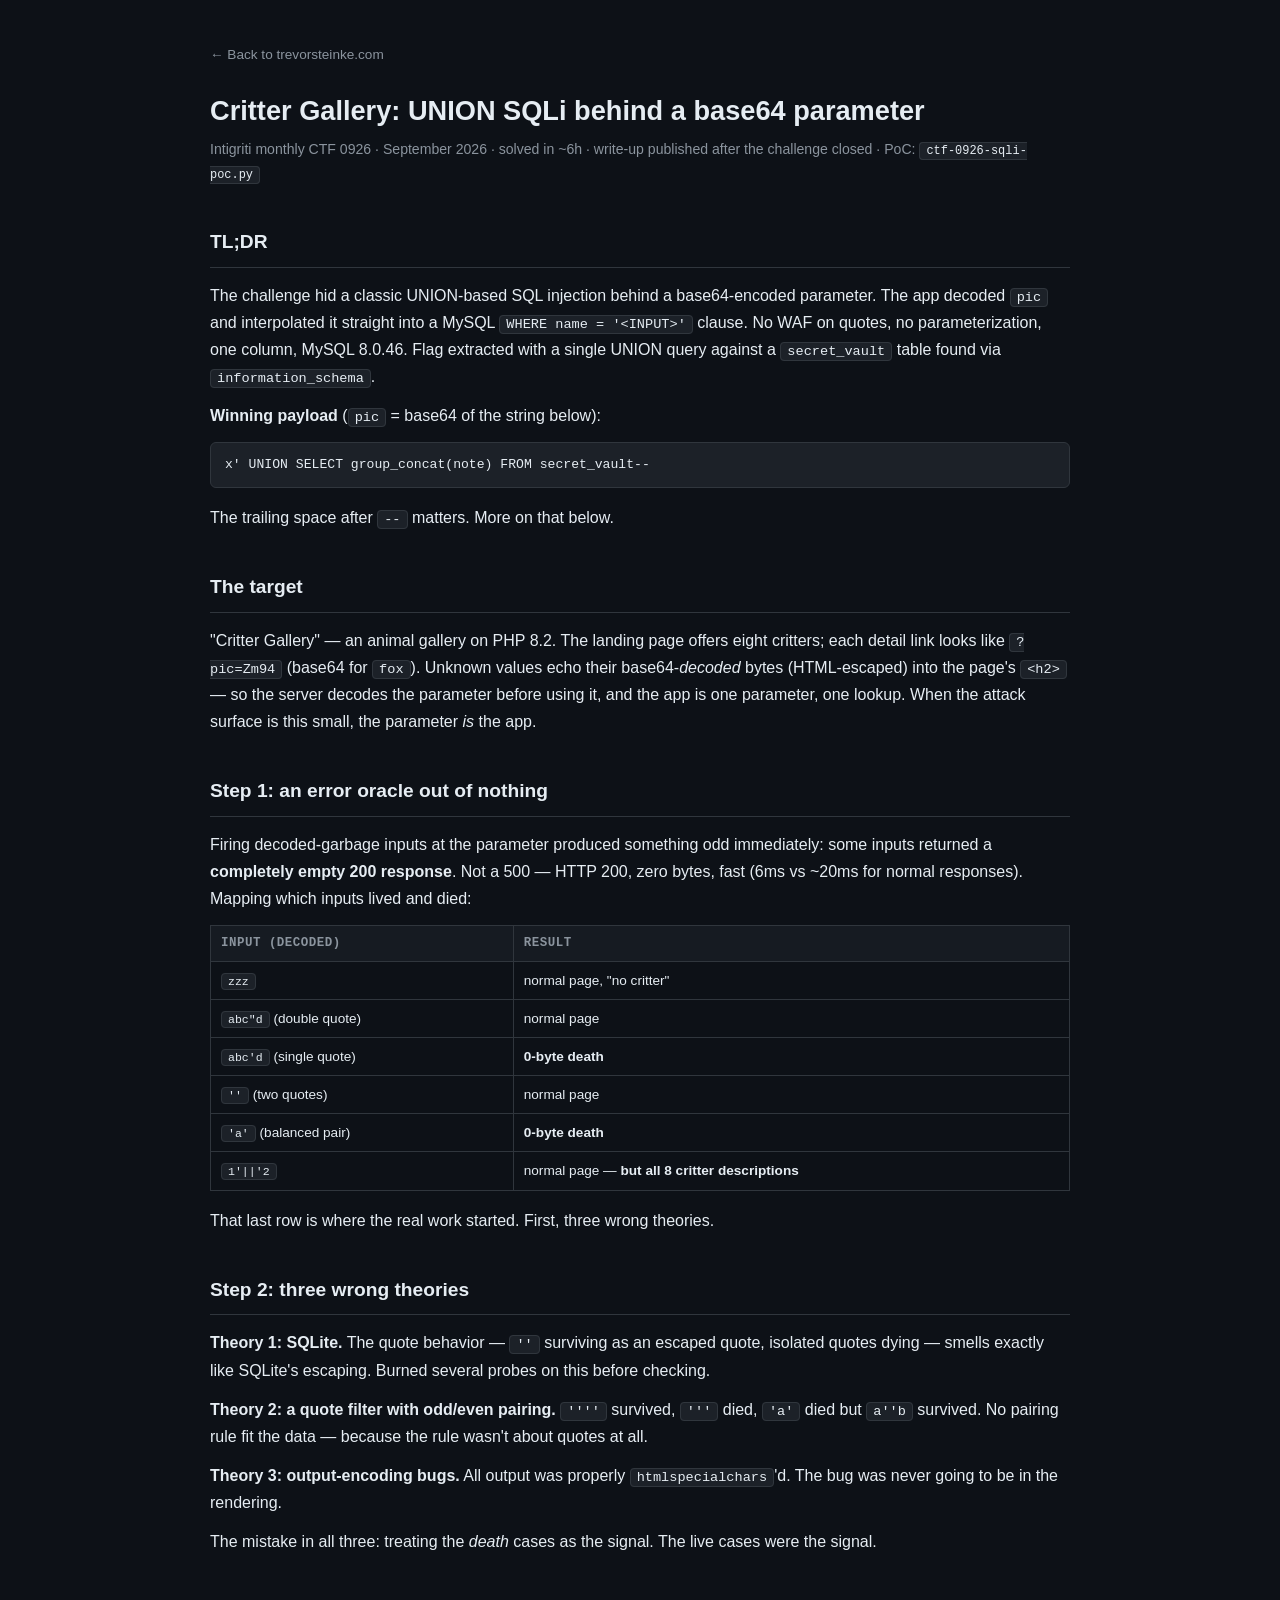
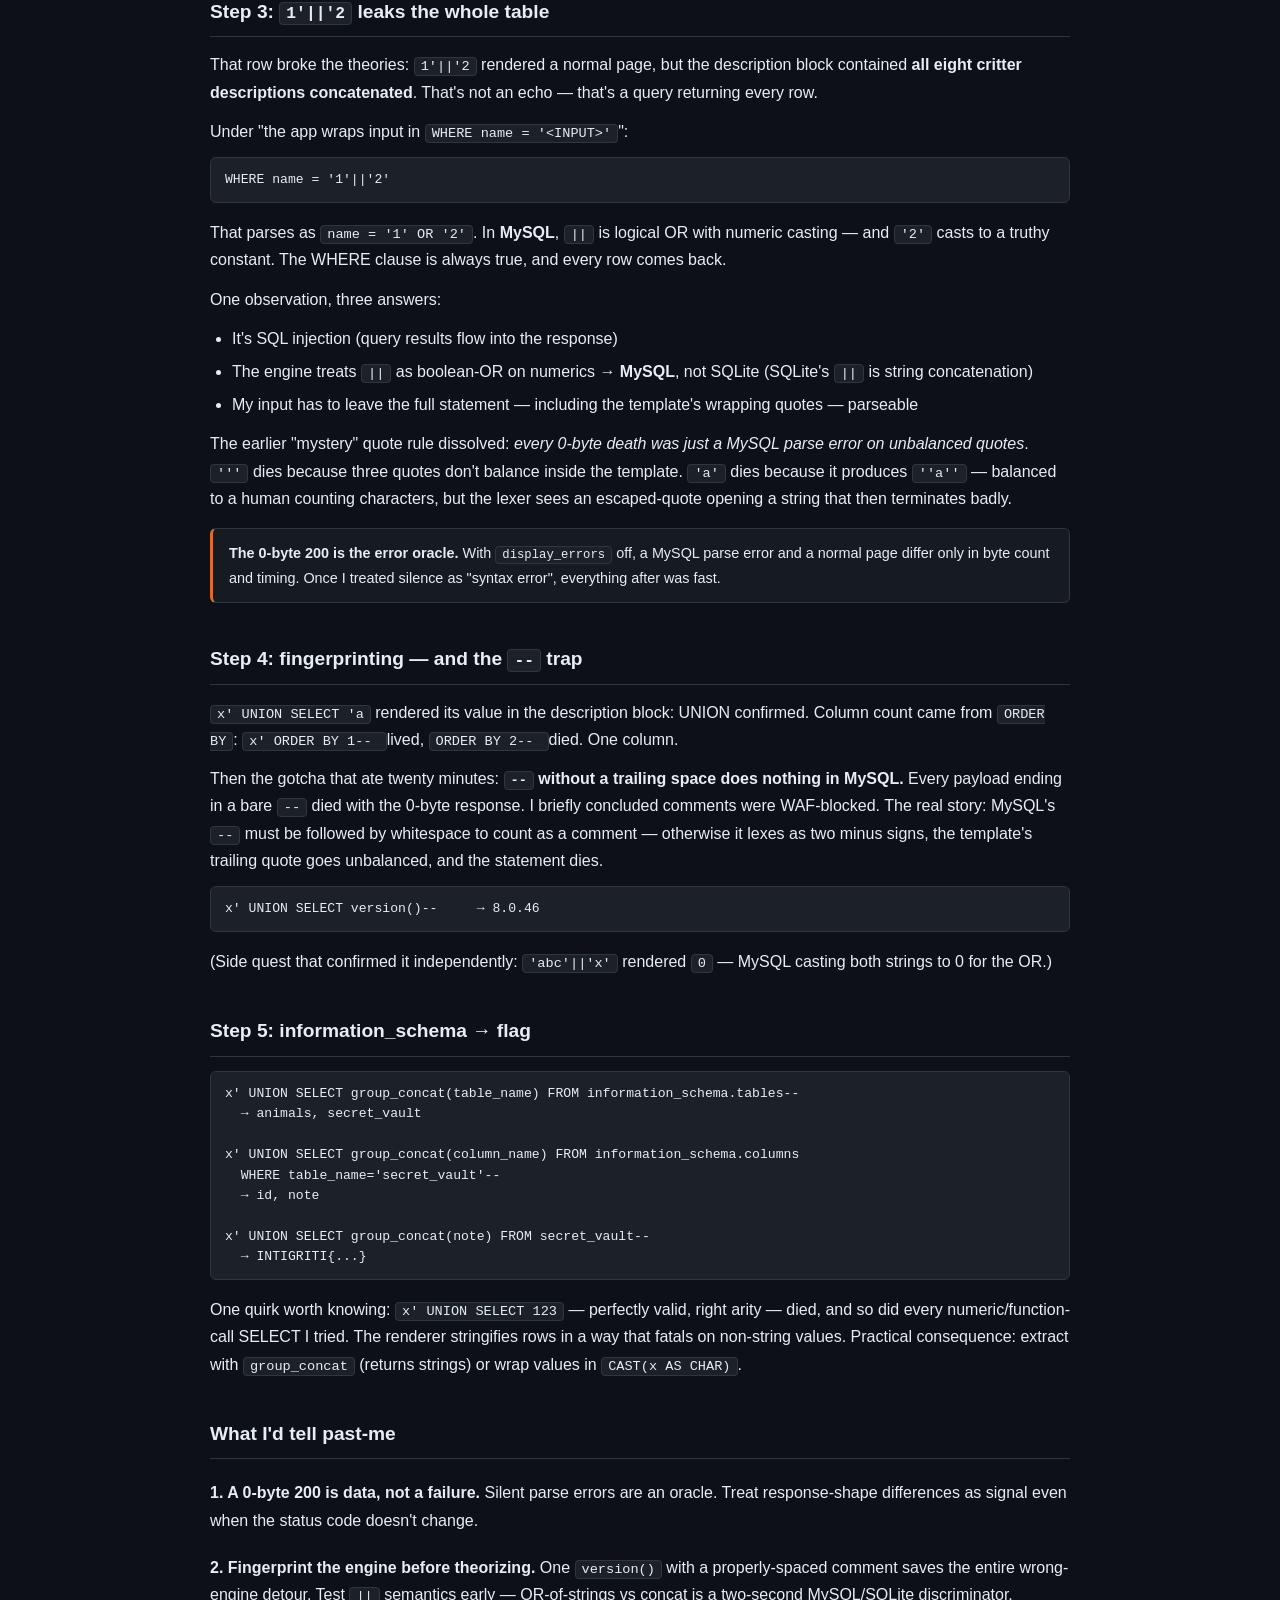
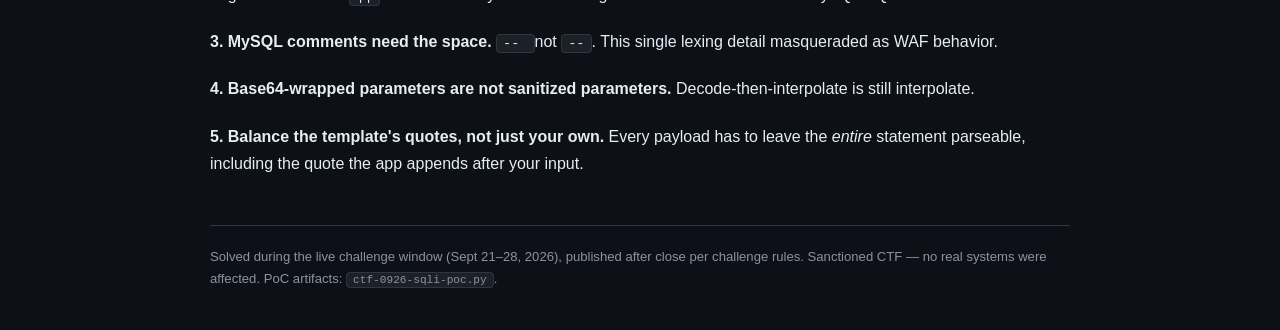
<file: ctf-0926-writeup.html>
<!DOCTYPE html>
<html lang="en">
<head>
<meta charset="UTF-8">
<meta name="viewport" content="width=device-width, initial-scale=1.0">
<title>CTF Write-up: Intigriti 0926 "Critter Gallery" — SQL Injection</title>
<style>
  :root {
    --bg: #0d1117;
    --bg-card: #161b22;
    --bg-code: #1c2128;
    --border: #30363d;
    --text: #e6edf3;
    --text-dim: #8b949e;
    --accent: #e6edf3;
    --critical: #f85149;
    --high: #db6d28;
    --medium: #d29922;
    --info: #388bfd;
  }
  * { margin: 0; padding: 0; box-sizing: border-box; }
  body {
    font-family: 'Geist', -apple-system, 'Segoe UI', sans-serif;
    background: var(--bg);
    color: var(--text);
    line-height: 1.7;
    padding: 40px 24px;
  }
  .wrap { max-width: 860px; margin: 0 auto; }
  .back { color: var(--text-dim); text-decoration: none; font-size: 0.85rem; display: inline-block; margin-bottom: 28px; }
  .back:hover { color: var(--text); }
  h1 { font-size: 1.7rem; line-height: 1.25; margin-bottom: 10px; font-weight: 700; }
  .subtitle { color: var(--text-dim); font-size: 0.88rem; margin-bottom: 32px; }
  .subtitle code { color: var(--text); }
  h2 { font-size: 1.2rem; margin: 40px 0 14px; padding-bottom: 8px; border-bottom: 1px solid var(--border); font-weight: 600; }
  h3 { font-size: 1.0rem; margin: 22px 0 8px; font-weight: 600; }
  p { margin-bottom: 12px; }
  ul { margin: 0 0 12px 22px; }
  li { margin-bottom: 6px; }
  pre {
    background: var(--bg-code);
    border: 1px solid var(--border);
    border-radius: 6px;
    padding: 12px 14px;
    overflow-x: auto;
    font-family: 'Geist Mono', 'JetBrains Mono', Consolas, monospace;
    font-size: 0.82rem;
    line-height: 1.55;
    margin: 12px 0 16px;
  }
  code {
    font-family: 'Geist Mono', 'JetBrains Mono', Consolas, monospace;
    font-size: 0.85em;
    background: var(--bg-code);
    border: 1px solid var(--border);
    border-radius: 4px;
    padding: 1px 6px;
  }
  pre code { background: none; border: none; padding: 0; font-size: 1em; }
  table { border-collapse: collapse; width: 100%; margin: 12px 0 16px; font-size: 0.85rem; }
  th, td { border: 1px solid var(--border); padding: 7px 10px; text-align: left; }
  th { background: var(--bg-card); font-family: 'Geist Mono', monospace; font-size: 0.78rem; text-transform: uppercase; letter-spacing: 0.04em; color: var(--text-dim); }
  .callout {
    background: var(--bg-card);
    border: 1px solid var(--border);
    border-left: 3px solid var(--high);
    border-radius: 6px;
    padding: 12px 16px;
    margin: 16px 0;
    font-size: 0.9rem;
  }
  .footer { color: var(--text-dim); font-size: 0.82rem; margin-top: 48px; padding-top: 20px; border-top: 1px solid var(--border); }
  .lesson { margin: 20px 0; }
  .lesson strong { color: var(--text); }
</style>
</head>
<body>
<div class="wrap">

<a class="back" href="https://trevorsteinke.com">&larr; Back to trevorsteinke.com</a>

<h1>Critter Gallery: UNION SQLi behind a base64 parameter</h1>
<div class="subtitle">Intigriti monthly CTF 0926 &middot; September 2026 &middot; solved in ~6h &middot; write-up published after the challenge closed &middot; PoC: <code>ctf-0926-sqli-poc.py</code></div>

<h2>TL;DR</h2>
<p>The challenge hid a classic UNION-based SQL injection behind a base64-encoded parameter. The app decoded <code>pic</code> and interpolated it straight into a MySQL <code>WHERE name = '&lt;INPUT&gt;'</code> clause. No WAF on quotes, no parameterization, one column, MySQL 8.0.46. Flag extracted with a single UNION query against a <code>secret_vault</code> table found via <code>information_schema</code>.</p>
<p><strong>Winning payload</strong> (<code>pic</code> = base64 of the string below):</p>
<pre>x' UNION SELECT group_concat(note) FROM secret_vault-- </pre>
<p>The trailing space after <code>--</code> matters. More on that below.</p>

<h2>The target</h2>
<p>"Critter Gallery" &mdash; an animal gallery on PHP 8.2. The landing page offers eight critters; each detail link looks like <code>?pic=Zm94</code> (base64 for <code>fox</code>). Unknown values echo their base64-<em>decoded</em> bytes (HTML-escaped) into the page's <code>&lt;h2&gt;</code> &mdash; so the server decodes the parameter before using it, and the app is one parameter, one lookup. When the attack surface is this small, the parameter <em>is</em> the app.</p>

<h2>Step 1: an error oracle out of nothing</h2>
<p>Firing decoded-garbage inputs at the parameter produced something odd immediately: some inputs returned a <strong>completely empty 200 response</strong>. Not a 500 &mdash; HTTP 200, zero bytes, fast (6ms vs ~20ms for normal responses). Mapping which inputs lived and died:</p>
<table>
<tr><th>Input (decoded)</th><th>Result</th></tr>
<tr><td><code>zzz</code></td><td>normal page, "no critter"</td></tr>
<tr><td><code>abc"d</code> (double quote)</td><td>normal page</td></tr>
<tr><td><code>abc'd</code> (single quote)</td><td><strong>0-byte death</strong></td></tr>
<tr><td><code>''</code> (two quotes)</td><td>normal page</td></tr>
<tr><td><code>'a'</code> (balanced pair)</td><td><strong>0-byte death</strong></td></tr>
<tr><td><code>1'||'2</code></td><td>normal page &mdash; <strong>but all 8 critter descriptions</strong></td></tr>
</table>
<p>That last row is where the real work started. First, three wrong theories.</p>

<h2>Step 2: three wrong theories</h2>
<p><strong>Theory 1: SQLite.</strong> The quote behavior &mdash; <code>''</code> surviving as an escaped quote, isolated quotes dying &mdash; smells exactly like SQLite's escaping. Burned several probes on this before checking.</p>
<p><strong>Theory 2: a quote filter with odd/even pairing.</strong> <code>''''</code> survived, <code>'''</code> died, <code>'a'</code> died but <code>a''b</code> survived. No pairing rule fit the data &mdash; because the rule wasn't about quotes at all.</p>
<p><strong>Theory 3: output-encoding bugs.</strong> All output was properly <code>htmlspecialchars</code>'d. The bug was never going to be in the rendering.</p>
<p>The mistake in all three: treating the <em>death</em> cases as the signal. The live cases were the signal.</p>

<h2>Step 3: <code>1'||'2</code> leaks the whole table</h2>
<p>That row broke the theories: <code>1'||'2</code> rendered a normal page, but the description block contained <strong>all eight critter descriptions concatenated</strong>. That's not an echo &mdash; that's a query returning every row.</p>
<p>Under "the app wraps input in <code>WHERE name = '&lt;INPUT&gt;'</code>":</p>
<pre>WHERE name = '1'||'2'</pre>
<p>That parses as <code>name = '1' OR '2'</code>. In <strong>MySQL</strong>, <code>||</code> is logical OR with numeric casting &mdash; and <code>'2'</code> casts to a truthy constant. The WHERE clause is always true, and every row comes back.</p>
<p>One observation, three answers:</p>
<ul>
<li>It's SQL injection (query results flow into the response)</li>
<li>The engine treats <code>||</code> as boolean-OR on numerics &rarr; <strong>MySQL</strong>, not SQLite (SQLite's <code>||</code> is string concatenation)</li>
<li>My input has to leave the full statement &mdash; including the template's wrapping quotes &mdash; parseable</li>
</ul>
<p>The earlier "mystery" quote rule dissolved: <em>every 0-byte death was just a MySQL parse error on unbalanced quotes</em>. <code>'''</code> dies because three quotes don't balance inside the template. <code>'a'</code> dies because it produces <code>''a''</code> &mdash; balanced to a human counting characters, but the lexer sees an escaped-quote opening a string that then terminates badly.</p>
<div class="callout"><strong>The 0-byte 200 is the error oracle.</strong> With <code>display_errors</code> off, a MySQL parse error and a normal page differ only in byte count and timing. Once I treated silence as "syntax error", everything after was fast.</div>

<h2>Step 4: fingerprinting &mdash; and the <code>--</code> trap</h2>
<p><code>x' UNION SELECT 'a</code> rendered its value in the description block: UNION confirmed. Column count came from <code>ORDER BY</code>: <code>x' ORDER BY 1-- </code> lived, <code>ORDER BY 2-- </code> died. One column.</p>
<p>Then the gotcha that ate twenty minutes: <strong><code>--</code> without a trailing space does nothing in MySQL.</strong> Every payload ending in a bare <code>--</code> died with the 0-byte response. I briefly concluded comments were WAF-blocked. The real story: MySQL's <code>--</code> must be followed by whitespace to count as a comment &mdash; otherwise it lexes as two minus signs, the template's trailing quote goes unbalanced, and the statement dies.</p>
<pre>x' UNION SELECT version()--     &#8594; 8.0.46</pre>
<p>(Side quest that confirmed it independently: <code>'abc'||'x'</code> rendered <code>0</code> &mdash; MySQL casting both strings to 0 for the OR.)</p>

<h2>Step 5: information_schema &rarr; flag</h2>
<pre>x' UNION SELECT group_concat(table_name) FROM information_schema.tables--
  &#8594; animals, secret_vault

x' UNION SELECT group_concat(column_name) FROM information_schema.columns
  WHERE table_name='secret_vault'--
  &#8594; id, note

x' UNION SELECT group_concat(note) FROM secret_vault--
  &#8594; INTIGRITI{...}</pre>
<p>One quirk worth knowing: <code>x' UNION SELECT 123</code> &mdash; perfectly valid, right arity &mdash; died, and so did every numeric/function-call SELECT I tried. The renderer stringifies rows in a way that fatals on non-string values. Practical consequence: extract with <code>group_concat</code> (returns strings) or wrap values in <code>CAST(x AS CHAR)</code>.</p>

<h2>What I'd tell past-me</h2>
<div class="lesson"><p><strong>1. A 0-byte 200 is data, not a failure.</strong> Silent parse errors are an oracle. Treat response-shape differences as signal even when the status code doesn't change.</p></div>
<div class="lesson"><p><strong>2. Fingerprint the engine before theorizing.</strong> One <code>version()</code> with a properly-spaced comment saves the entire wrong-engine detour. Test <code>||</code> semantics early &mdash; OR-of-strings vs concat is a two-second MySQL/SQLite discriminator.</p></div>
<div class="lesson"><p><strong>3. MySQL comments need the space.</strong> <code>-- </code> not <code>--</code>. This single lexing detail masqueraded as WAF behavior.</p></div>
<div class="lesson"><p><strong>4. Base64-wrapped parameters are not sanitized parameters.</strong> Decode-then-interpolate is still interpolate.</p></div>
<div class="lesson"><p><strong>5. Balance the template's quotes, not just your own.</strong> Every payload has to leave the <em>entire</em> statement parseable, including the quote the app appends after your input.</p></div>

<div class="footer">
Solved during the live challenge window (Sept 21&ndash;28, 2026), published after close per challenge rules. Sanctioned CTF &mdash; no real systems were affected. PoC artifacts: <code>ctf-0926-sqli-poc.py</code>.
</div>

</div>
</body>
</html>
</file>
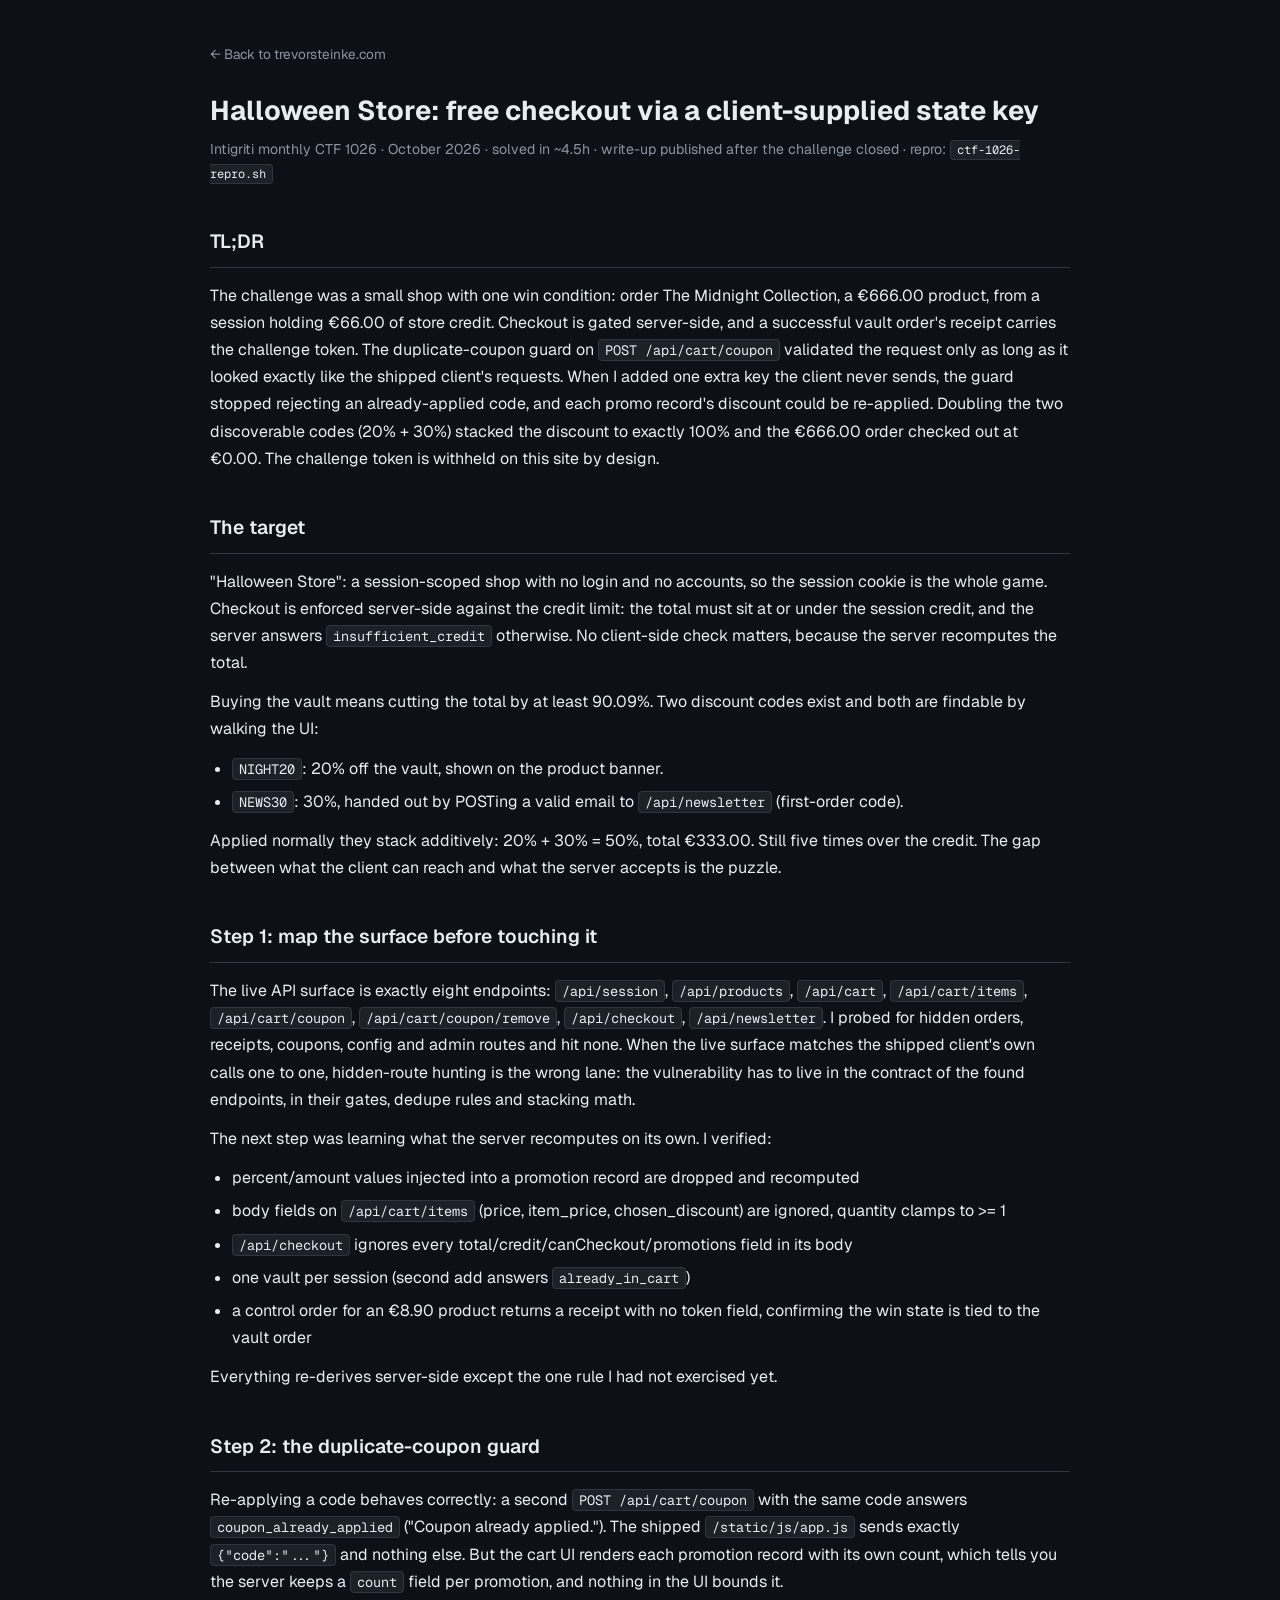
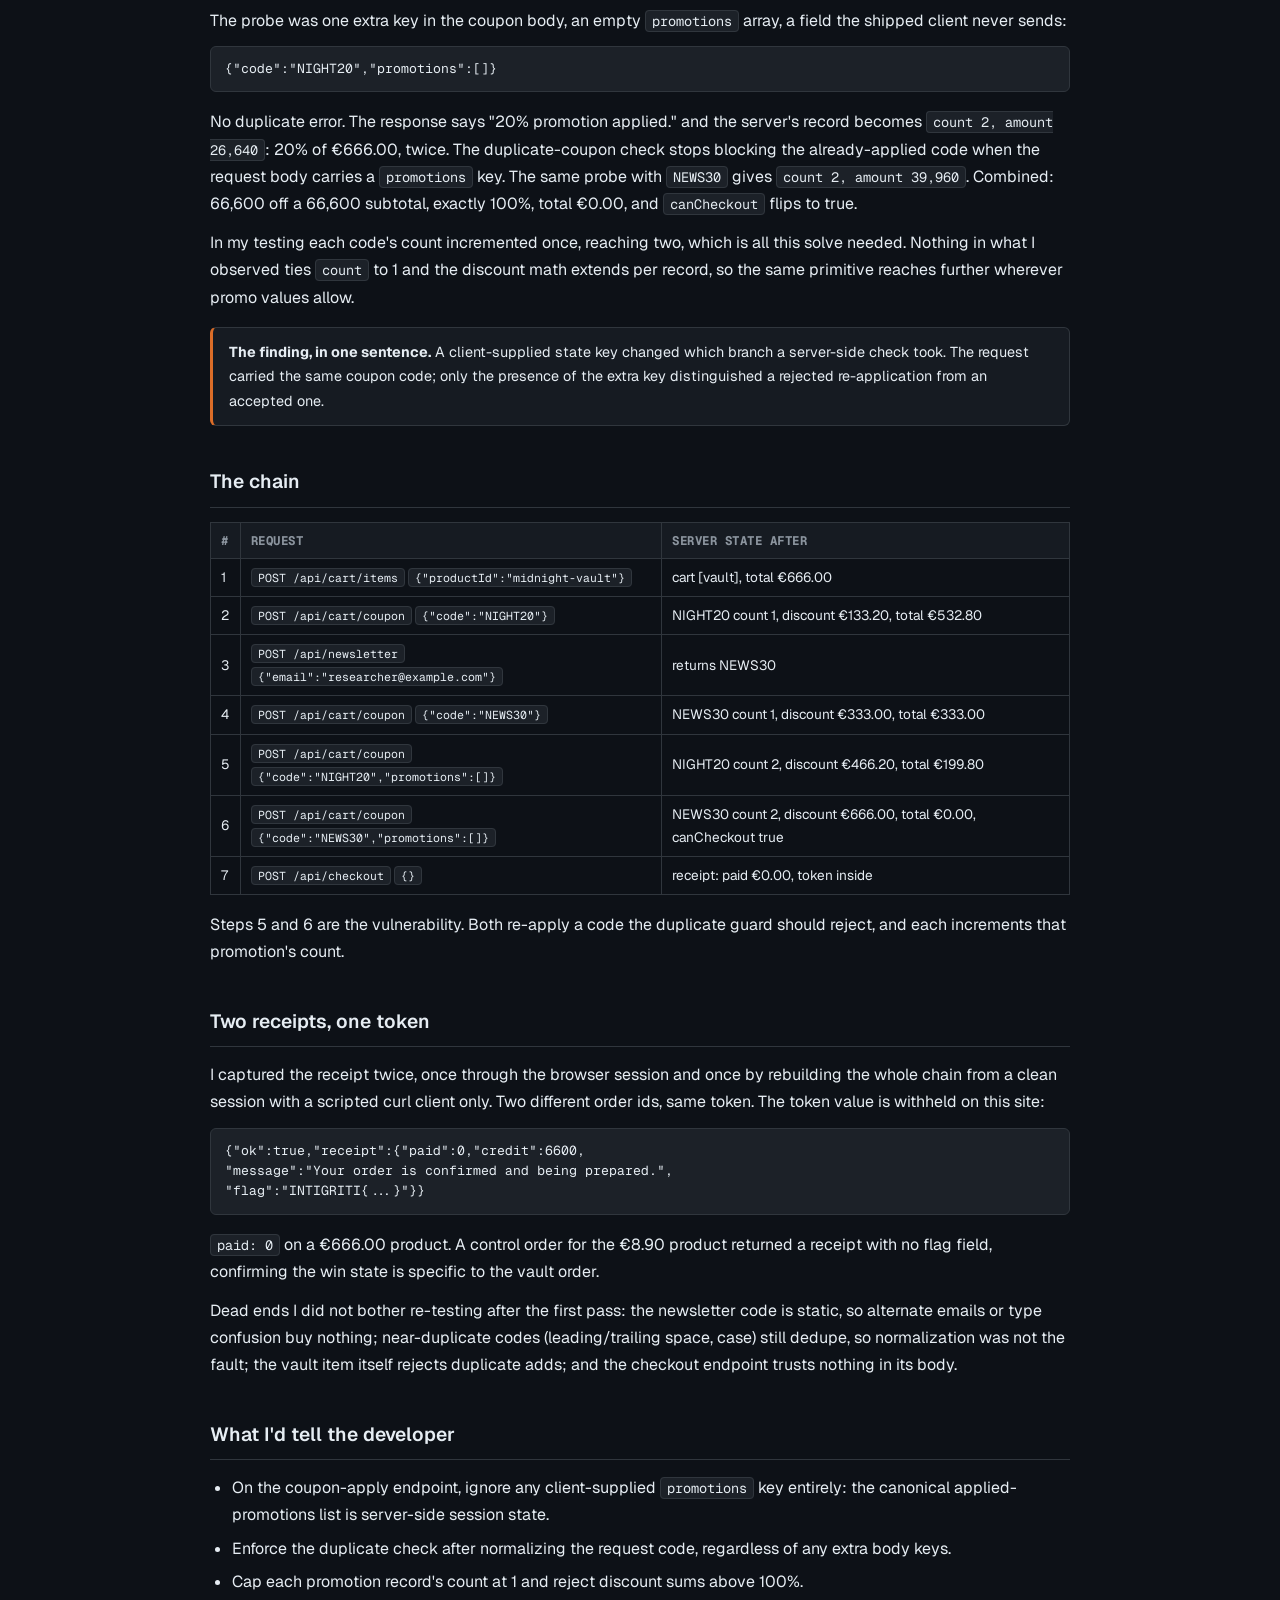
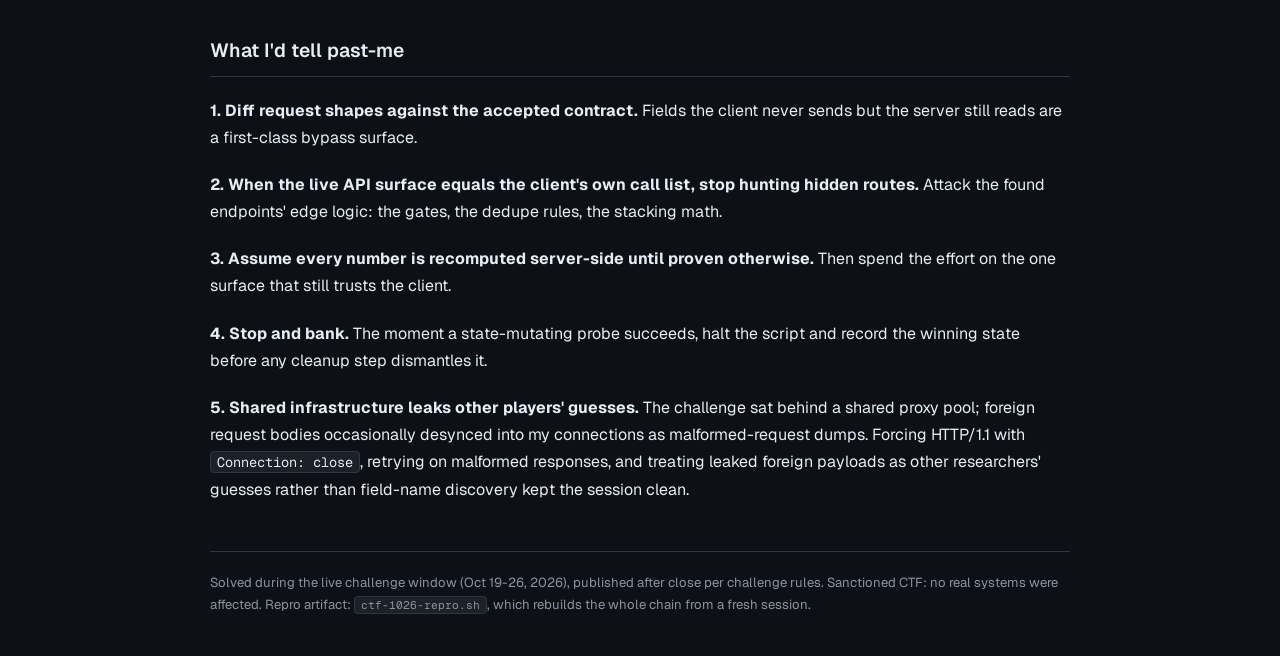
<file: ctf-1026-writeup.html>
<!DOCTYPE html>
<html lang="en">
<head>
<meta charset="UTF-8">
<meta name="viewport" content="width=device-width, initial-scale=1.0">
<title>CTF Write-up: Intigriti 1026 "Halloween Store" &middot; Free Checkout via a Client-Supplied State Key</title>
<link rel="preconnect" href="https://fonts.googleapis.com">
<link rel="preconnect" href="https://fonts.gstatic.com" crossorigin>
<link href="https://fonts.googleapis.com/css2?family=Geist+Mono:wght@100..900&family=Geist:wght@100..900&display=swap" rel="stylesheet">
<style>
  :root {
    --bg: #0d1117;
    --bg-card: #161b22;
    --bg-code: #1c2128;
    --border: #30363d;
    --text: #e6edf3;
    --text-dim: #8b949e;
    --accent: #e6edf3;
    --critical: #f85149;
    --high: #db6d28;
    --medium: #d29922;
    --info: #388bfd;
  }
  * { margin: 0; padding: 0; box-sizing: border-box; }
  body {
    font-family: 'Geist', -apple-system, 'Segoe UI', sans-serif;
    background: var(--bg);
    color: var(--text);
    line-height: 1.7;
    padding: 40px 24px;
  }
  .wrap { max-width: 860px; margin: 0 auto; }
  .back { color: var(--text-dim); text-decoration: none; font-size: 0.85rem; display: inline-block; margin-bottom: 28px; }
  .back:hover { color: var(--text); }
  h1 { font-size: 1.7rem; line-height: 1.25; margin-bottom: 10px; font-weight: 700; }
  .subtitle { color: var(--text-dim); font-size: 0.88rem; margin-bottom: 32px; }
  .subtitle code { color: var(--text); }
  h2 { font-size: 1.2rem; margin: 40px 0 14px; padding-bottom: 8px; border-bottom: 1px solid var(--border); font-weight: 600; }
  h3 { font-size: 1.0rem; margin: 22px 0 8px; font-weight: 600; }
  p { margin-bottom: 12px; }
  ul { margin: 0 0 12px 22px; }
  li { margin-bottom: 6px; }
  pre {
    background: var(--bg-code);
    border: 1px solid var(--border);
    border-radius: 6px;
    padding: 12px 14px;
    overflow-x: auto;
    font-family: 'Geist Mono', 'JetBrains Mono', Consolas, monospace;
    font-size: 0.82rem;
    line-height: 1.55;
    margin: 12px 0 16px;
  }
  code {
    font-family: 'Geist Mono', 'JetBrains Mono', Consolas, monospace;
    font-size: 0.85em;
    background: var(--bg-code);
    border: 1px solid var(--border);
    border-radius: 4px;
    padding: 1px 6px;
  }
  pre code { background: none; border: none; padding: 0; font-size: 1em; }
  table { border-collapse: collapse; width: 100%; margin: 12px 0 16px; font-size: 0.85rem; }
  th, td { border: 1px solid var(--border); padding: 7px 10px; text-align: left; }
  th { background: var(--bg-card); font-family: 'Geist Mono', monospace; font-size: 0.78rem; text-transform: uppercase; letter-spacing: 0.04em; color: var(--text-dim); }
  td code { white-space: nowrap; }
  .callout {
    background: var(--bg-card);
    border: 1px solid var(--border);
    border-left: 3px solid var(--high);
    border-radius: 6px;
    padding: 12px 16px;
    margin: 16px 0;
    font-size: 0.9rem;
  }
  .footer { color: var(--text-dim); font-size: 0.82rem; margin-top: 48px; padding-top: 20px; border-top: 1px solid var(--border); }
  .lesson { margin: 20px 0; }
  .lesson strong { color: var(--text); }
</style>
</head>
<body>
<div class="wrap">

<a class="back" href="https://trevorsteinke.com">&larr; Back to trevorsteinke.com</a>

<h1>Halloween Store: free checkout via a client-supplied state key</h1>
<div class="subtitle">Intigriti monthly CTF 1026 &middot; October 2026 &middot; solved in ~4.5h &middot; write-up published after the challenge closed &middot; repro: <code>ctf-1026-repro.sh</code></div>

<h2>TL;DR</h2>
<p>The challenge was a small shop with one win condition: order The Midnight Collection, a &euro;666.00 product, from a session holding &euro;66.00 of store credit. Checkout is gated server-side, and a successful vault order's receipt carries the challenge token. The duplicate-coupon guard on <code>POST /api/cart/coupon</code> validated the request only as long as it looked exactly like the shipped client's requests. When I added one extra key the client never sends, the guard stopped rejecting an already-applied code, and each promo record's discount could be re-applied. Doubling the two discoverable codes (20% + 30%) stacked the discount to exactly 100% and the &euro;666.00 order checked out at &euro;0.00. The challenge token is withheld on this site by design.</p>

<h2>The target</h2>
<p>"Halloween Store": a session-scoped shop with no login and no accounts, so the session cookie is the whole game. Checkout is enforced server-side against the credit limit: the total must sit at or under the session credit, and the server answers <code>insufficient_credit</code> otherwise. No client-side check matters, because the server recomputes the total.</p>
<p>Buying the vault means cutting the total by at least 90.09%. Two discount codes exist and both are findable by walking the UI:</p>
<ul>
<li><code>NIGHT20</code>: 20% off the vault, shown on the product banner.</li>
<li><code>NEWS30</code>: 30%, handed out by POSTing a valid email to <code>/api/newsletter</code> (first-order code).</li>
</ul>
<p>Applied normally they stack additively: 20% + 30% = 50%, total &euro;333.00. Still five times over the credit. The gap between what the client can reach and what the server accepts is the puzzle.</p>

<h2>Step 1: map the surface before touching it</h2>
<p>The live API surface is exactly eight endpoints: <code>/api/session</code>, <code>/api/products</code>, <code>/api/cart</code>, <code>/api/cart/items</code>, <code>/api/cart/coupon</code>, <code>/api/cart/coupon/remove</code>, <code>/api/checkout</code>, <code>/api/newsletter</code>. I probed for hidden orders, receipts, coupons, config and admin routes and hit none. When the live surface matches the shipped client's own calls one to one, hidden-route hunting is the wrong lane: the vulnerability has to live in the contract of the found endpoints, in their gates, dedupe rules and stacking math.</p>
<p>The next step was learning what the server recomputes on its own. I verified:</p>
<ul>
<li>percent/amount values injected into a promotion record are dropped and recomputed</li>
<li>body fields on <code>/api/cart/items</code> (price, item_price, chosen_discount) are ignored, quantity clamps to &gt;= 1</li>
<li><code>/api/checkout</code> ignores every total/credit/canCheckout/promotions field in its body</li>
<li>one vault per session (second add answers <code>already_in_cart</code>)</li>
<li>a control order for an &euro;8.90 product returns a receipt with no token field, confirming the win state is tied to the vault order</li>
</ul>
<p>Everything re-derives server-side except the one rule I had not exercised yet.</p>

<h2>Step 2: the duplicate-coupon guard</h2>
<p>Re-applying a code behaves correctly: a second <code>POST /api/cart/coupon</code> with the same code answers <code>coupon_already_applied</code> ("Coupon already applied."). The shipped <code>/static/js/app.js</code> sends exactly <code>{"code":"..."}</code> and nothing else. But the cart UI renders each promotion record with its own count, which tells you the server keeps a <code>count</code> field per promotion, and nothing in the UI bounds it.</p>
<p>The probe was one extra key in the coupon body, an empty <code>promotions</code> array, a field the shipped client never sends:</p>
<pre>{"code":"NIGHT20","promotions":[]}</pre>
<p>No duplicate error. The response says "20% promotion applied." and the server's record becomes <code>count 2, amount 26,640</code>: 20% of &euro;666.00, twice. The duplicate-coupon check stops blocking the already-applied code when the request body carries a <code>promotions</code> key. The same probe with <code>NEWS30</code> gives <code>count 2, amount 39,960</code>. Combined: 66,600 off a 66,600 subtotal, exactly 100%, total &euro;0.00, and <code>canCheckout</code> flips to true.</p>
<p>In my testing each code's count incremented once, reaching two, which is all this solve needed. Nothing in what I observed ties <code>count</code> to 1 and the discount math extends per record, so the same primitive reaches further wherever promo values allow.</p>
<div class="callout"><strong>The finding, in one sentence.</strong> A client-supplied state key changed which branch a server-side check took. The request carried the same coupon code; only the presence of the extra key distinguished a rejected re-application from an accepted one.</div>

<h2>The chain</h2>
<table>
<tr><th>#</th><th>Request</th><th>Server state after</th></tr>
<tr><td>1</td><td><code>POST /api/cart/items</code> <code>{"productId":"midnight-vault"}</code></td><td>cart [vault], total &euro;666.00</td></tr>
<tr><td>2</td><td><code>POST /api/cart/coupon</code> <code>{"code":"NIGHT20"}</code></td><td>NIGHT20 count 1, discount &euro;133.20, total &euro;532.80</td></tr>
<tr><td>3</td><td><code>POST /api/newsletter</code> <code>{"email":"researcher@example.com"}</code></td><td>returns NEWS30</td></tr>
<tr><td>4</td><td><code>POST /api/cart/coupon</code> <code>{"code":"NEWS30"}</code></td><td>NEWS30 count 1, discount &euro;333.00, total &euro;333.00</td></tr>
<tr><td>5</td><td><code>POST /api/cart/coupon</code> <code>{"code":"NIGHT20","promotions":[]}</code></td><td>NIGHT20 count 2, discount &euro;466.20, total &euro;199.80</td></tr>
<tr><td>6</td><td><code>POST /api/cart/coupon</code> <code>{"code":"NEWS30","promotions":[]}</code></td><td>NEWS30 count 2, discount &euro;666.00, total &euro;0.00, canCheckout true</td></tr>
<tr><td>7</td><td><code>POST /api/checkout</code> <code>{}</code></td><td>receipt: paid &euro;0.00, token inside</td></tr>
</table>
<p>Steps 5 and 6 are the vulnerability. Both re-apply a code the duplicate guard should reject, and each increments that promotion's count.</p>

<h2>Two receipts, one token</h2>
<p>I captured the receipt twice, once through the browser session and once by rebuilding the whole chain from a clean session with a scripted curl client only. Two different order ids, same token. The token value is withheld on this site:</p>
<pre>{"ok":true,"receipt":{"paid":0,"credit":6600,
"message":"Your order is confirmed and being prepared.",
"flag":"INTIGRITI{...}"}}</pre>
<p><code>paid: 0</code> on a &euro;666.00 product. A control order for the &euro;8.90 product returned a receipt with no flag field, confirming the win state is specific to the vault order.</p>
<p>Dead ends I did not bother re-testing after the first pass: the newsletter code is static, so alternate emails or type confusion buy nothing; near-duplicate codes (leading/trailing space, case) still dedupe, so normalization was not the fault; the vault item itself rejects duplicate adds; and the checkout endpoint trusts nothing in its body.</p>

<h2>What I'd tell the developer</h2>
<ul>
<li>On the coupon-apply endpoint, ignore any client-supplied <code>promotions</code> key entirely: the canonical applied-promotions list is server-side session state.</li>
<li>Enforce the duplicate check after normalizing the request code, regardless of any extra body keys.</li>
<li>Cap each promotion record's count at 1 and reject discount sums above 100%.</li>
</ul>

<h2>What I'd tell past-me</h2>
<div class="lesson"><p><strong>1. Diff request shapes against the accepted contract.</strong> Fields the client never sends but the server still reads are a first-class bypass surface.</p></div>
<div class="lesson"><p><strong>2. When the live API surface equals the client's own call list, stop hunting hidden routes.</strong> Attack the found endpoints' edge logic: the gates, the dedupe rules, the stacking math.</p></div>
<div class="lesson"><p><strong>3. Assume every number is recomputed server-side until proven otherwise.</strong> Then spend the effort on the one surface that still trusts the client.</p></div>
<div class="lesson"><p><strong>4. Stop and bank.</strong> The moment a state-mutating probe succeeds, halt the script and record the winning state before any cleanup step dismantles it.</p></div>
<div class="lesson"><p><strong>5. Shared infrastructure leaks other players' guesses.</strong> The challenge sat behind a shared proxy pool; foreign request bodies occasionally desynced into my connections as malformed-request dumps. Forcing HTTP/1.1 with <code>Connection: close</code>, retrying on malformed responses, and treating leaked foreign payloads as other researchers' guesses rather than field-name discovery kept the session clean.</p></div>

<div class="footer">
Solved during the live challenge window (Oct 19-26, 2026), published after close per challenge rules. Sanctioned CTF: no real systems were affected. Repro artifact: <code>ctf-1026-repro.sh</code>, which rebuilds the whole chain from a fresh session.
</div>

</div>
</body>
</html>
</file>
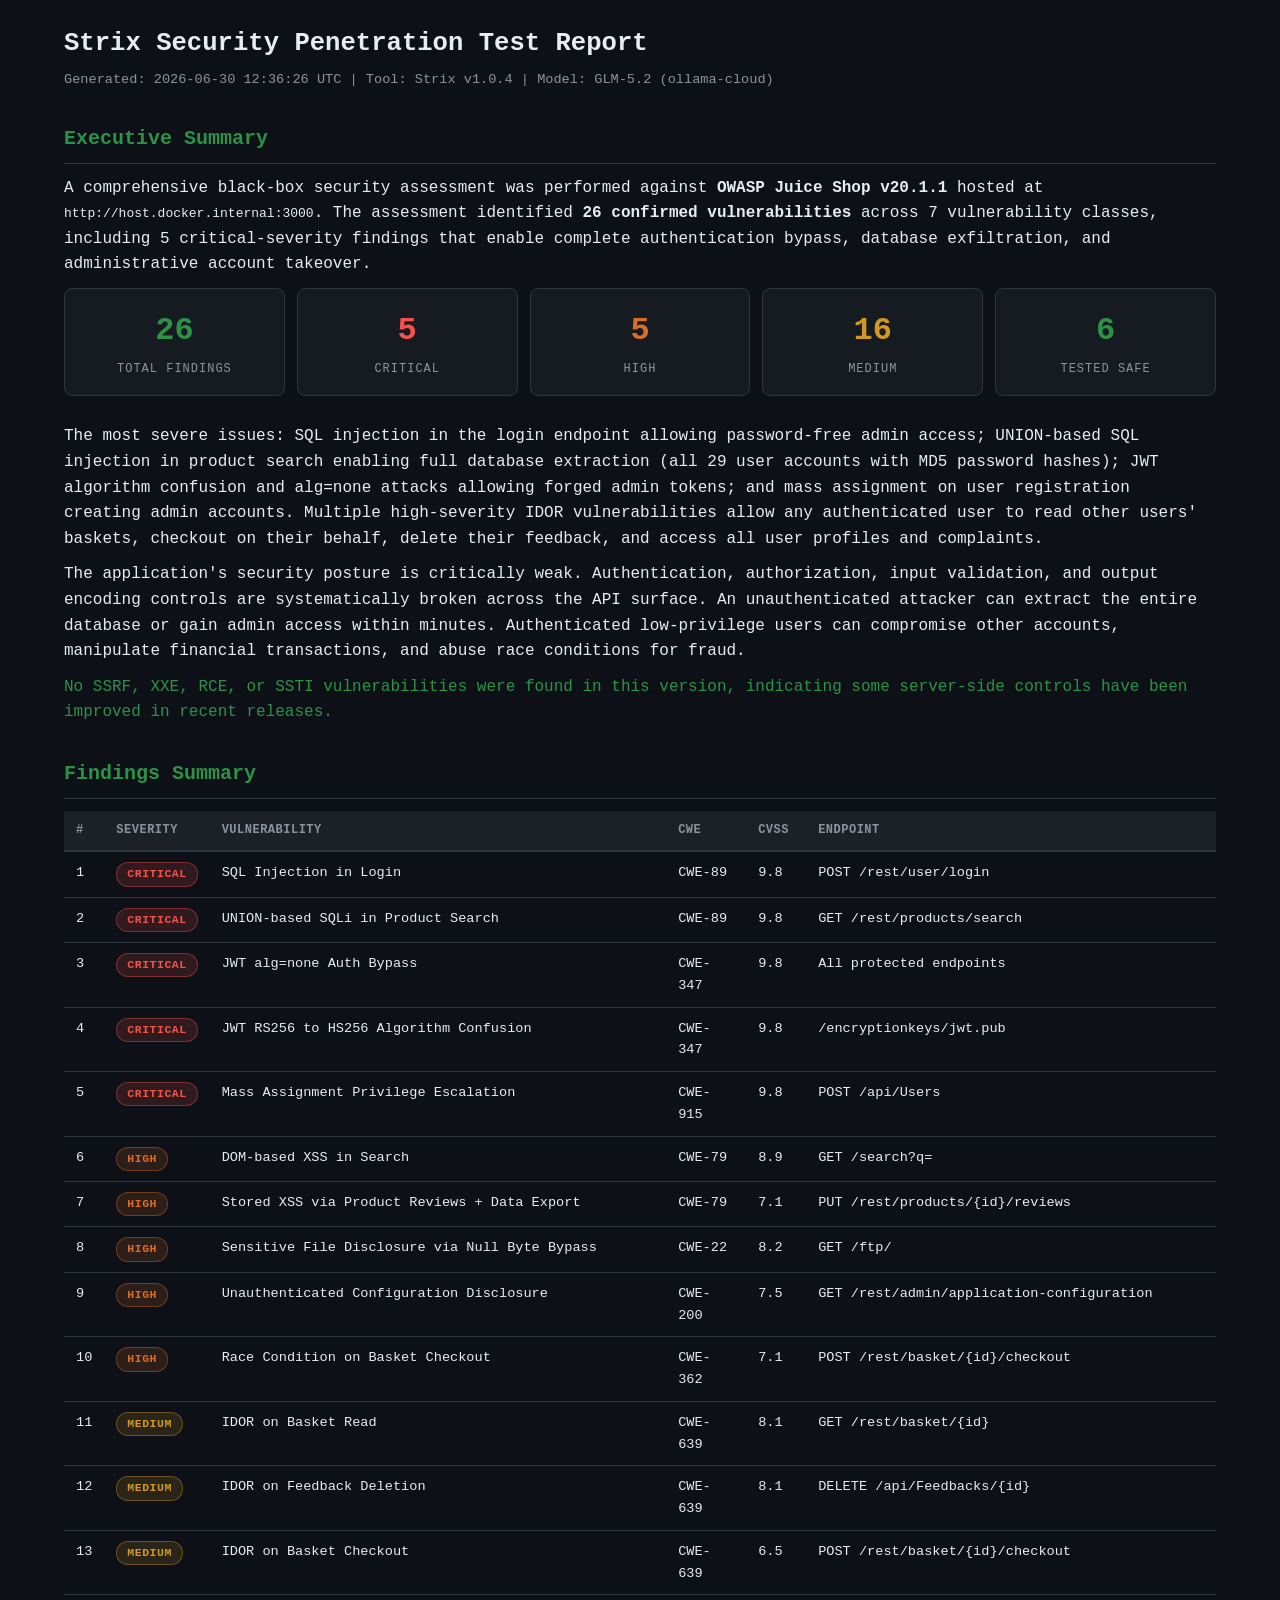
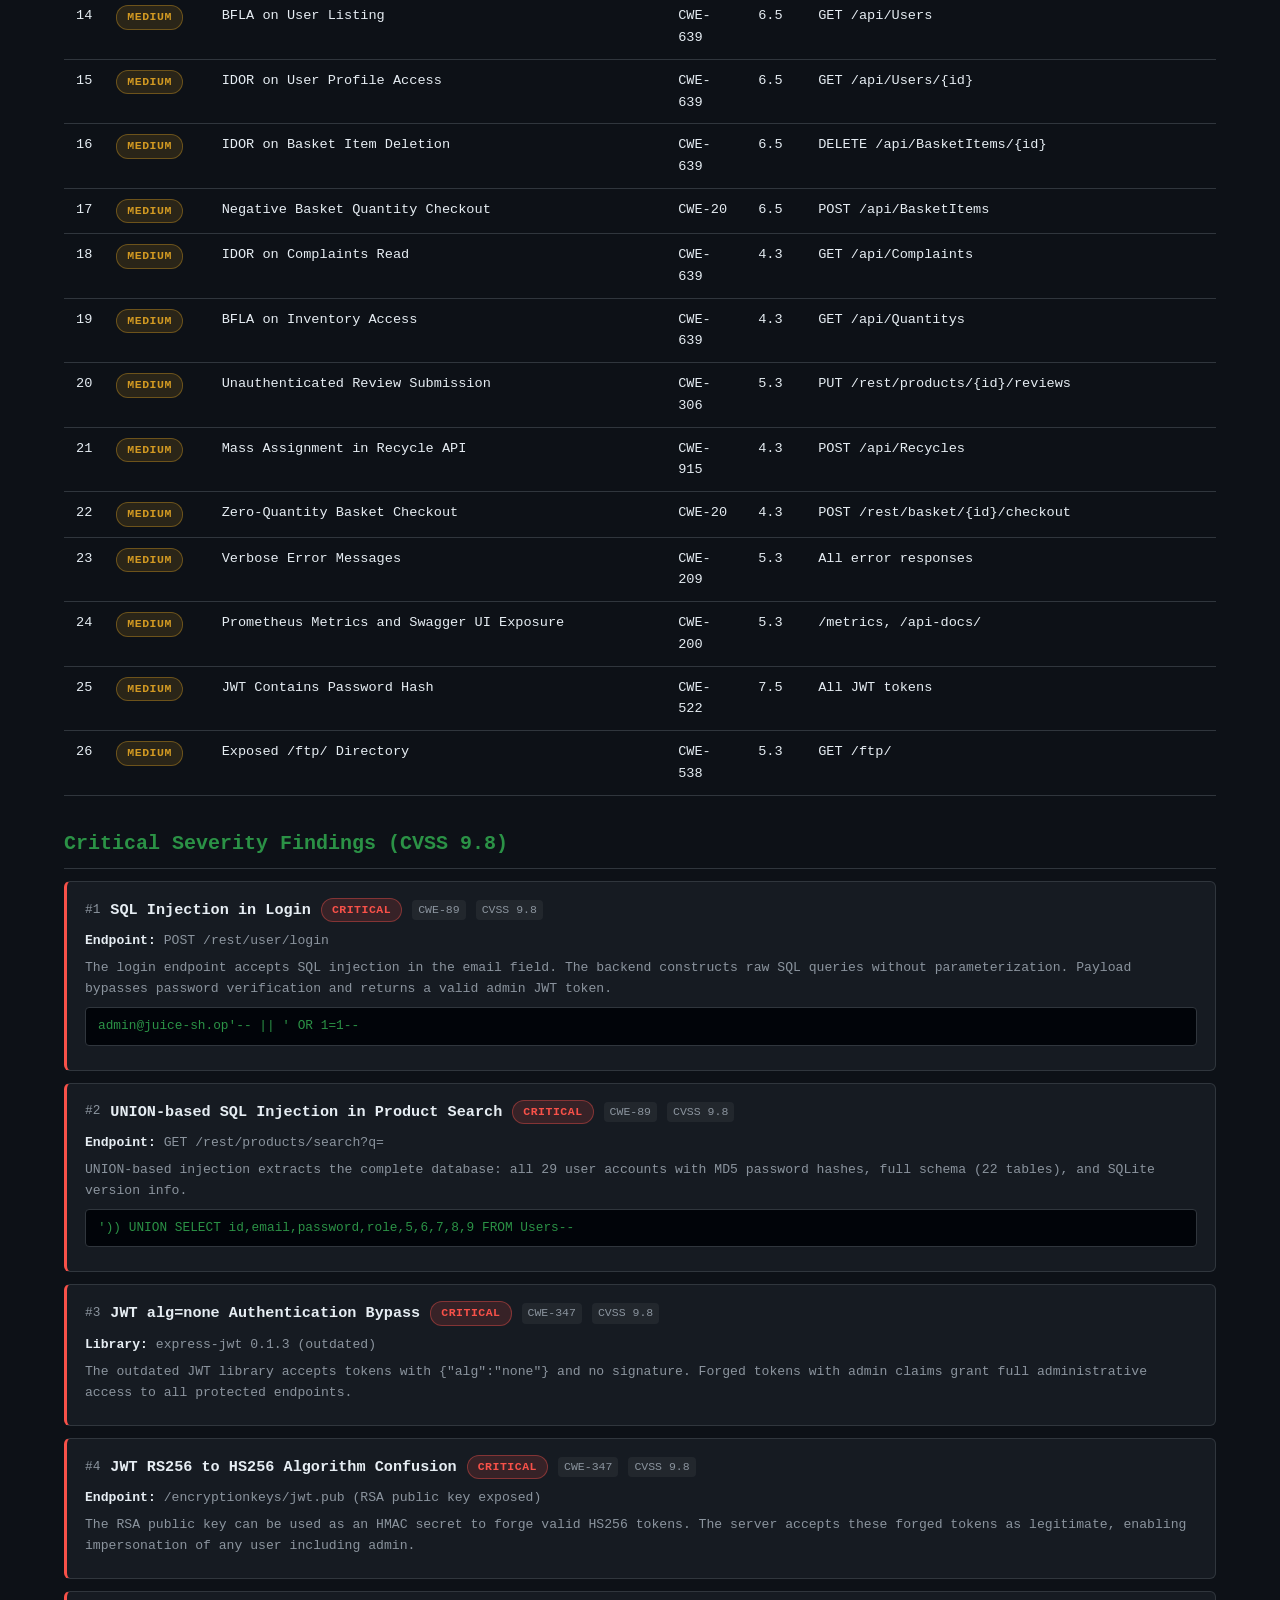
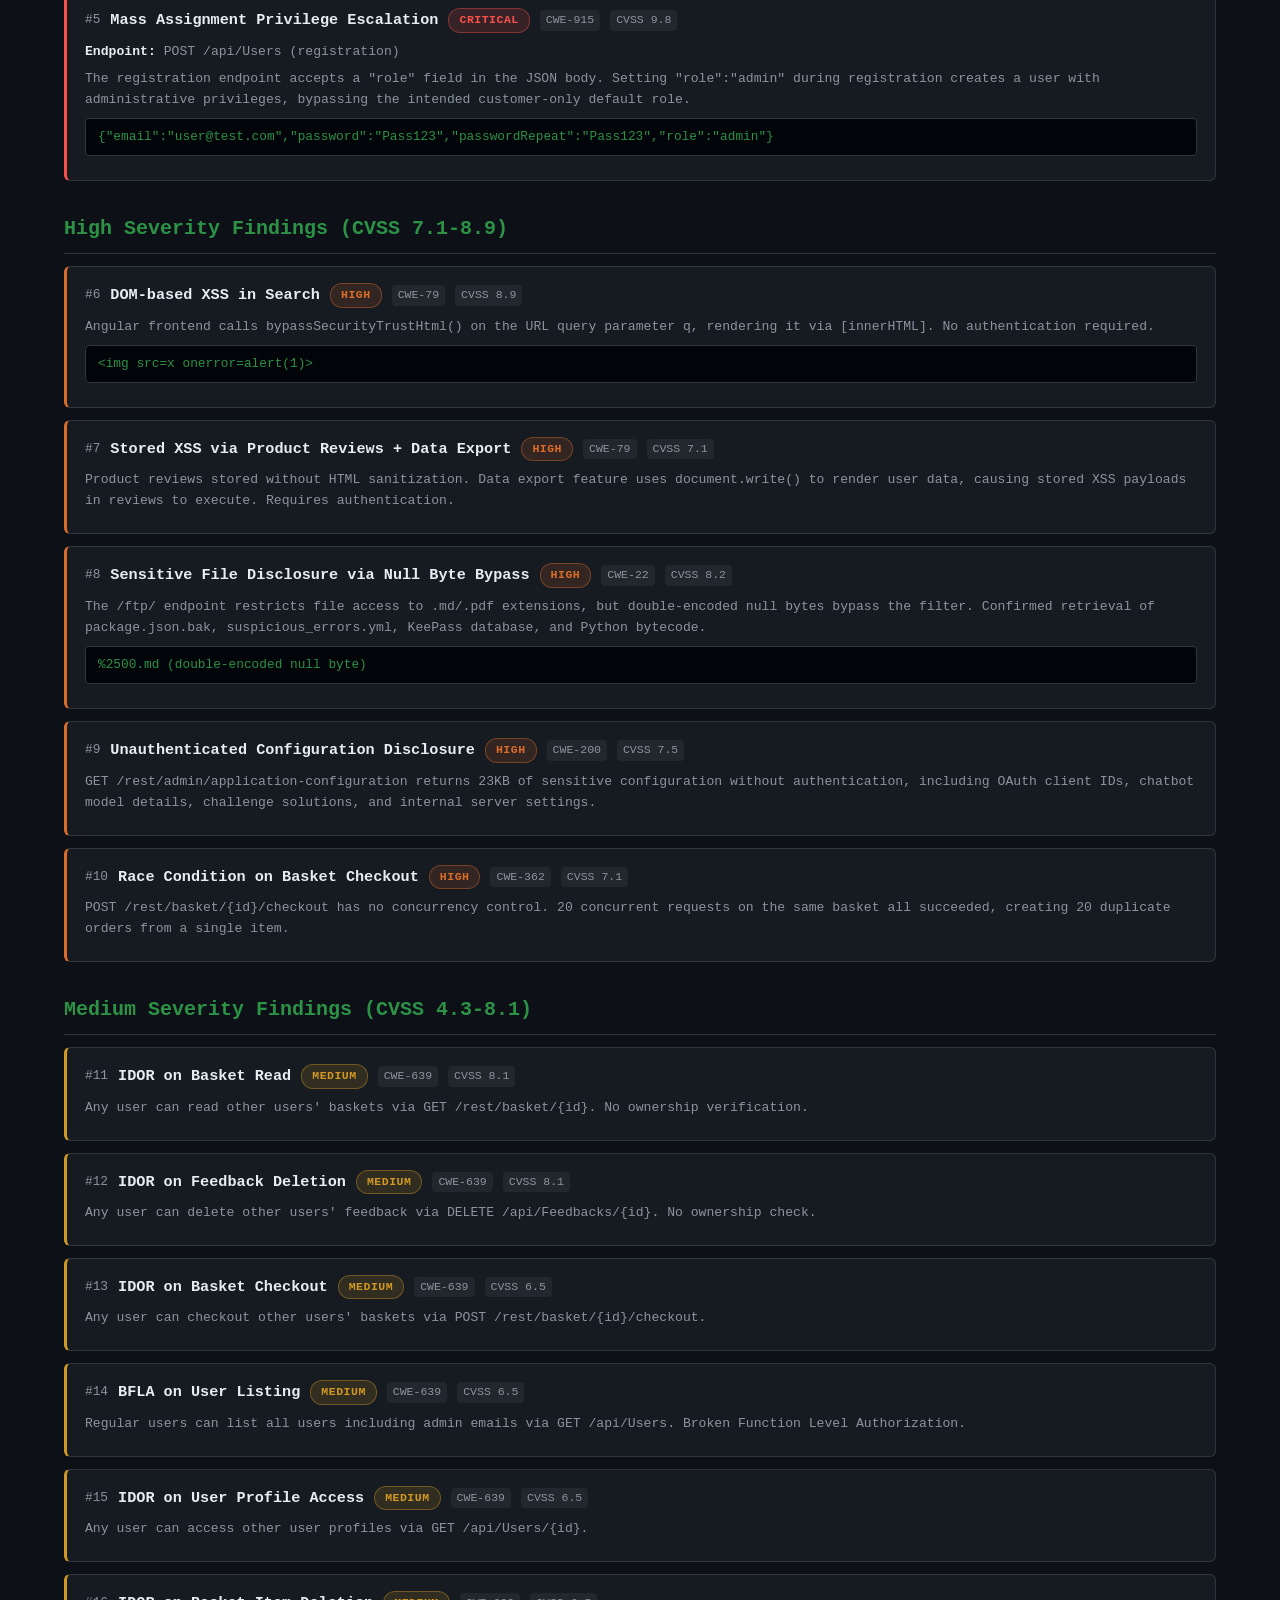
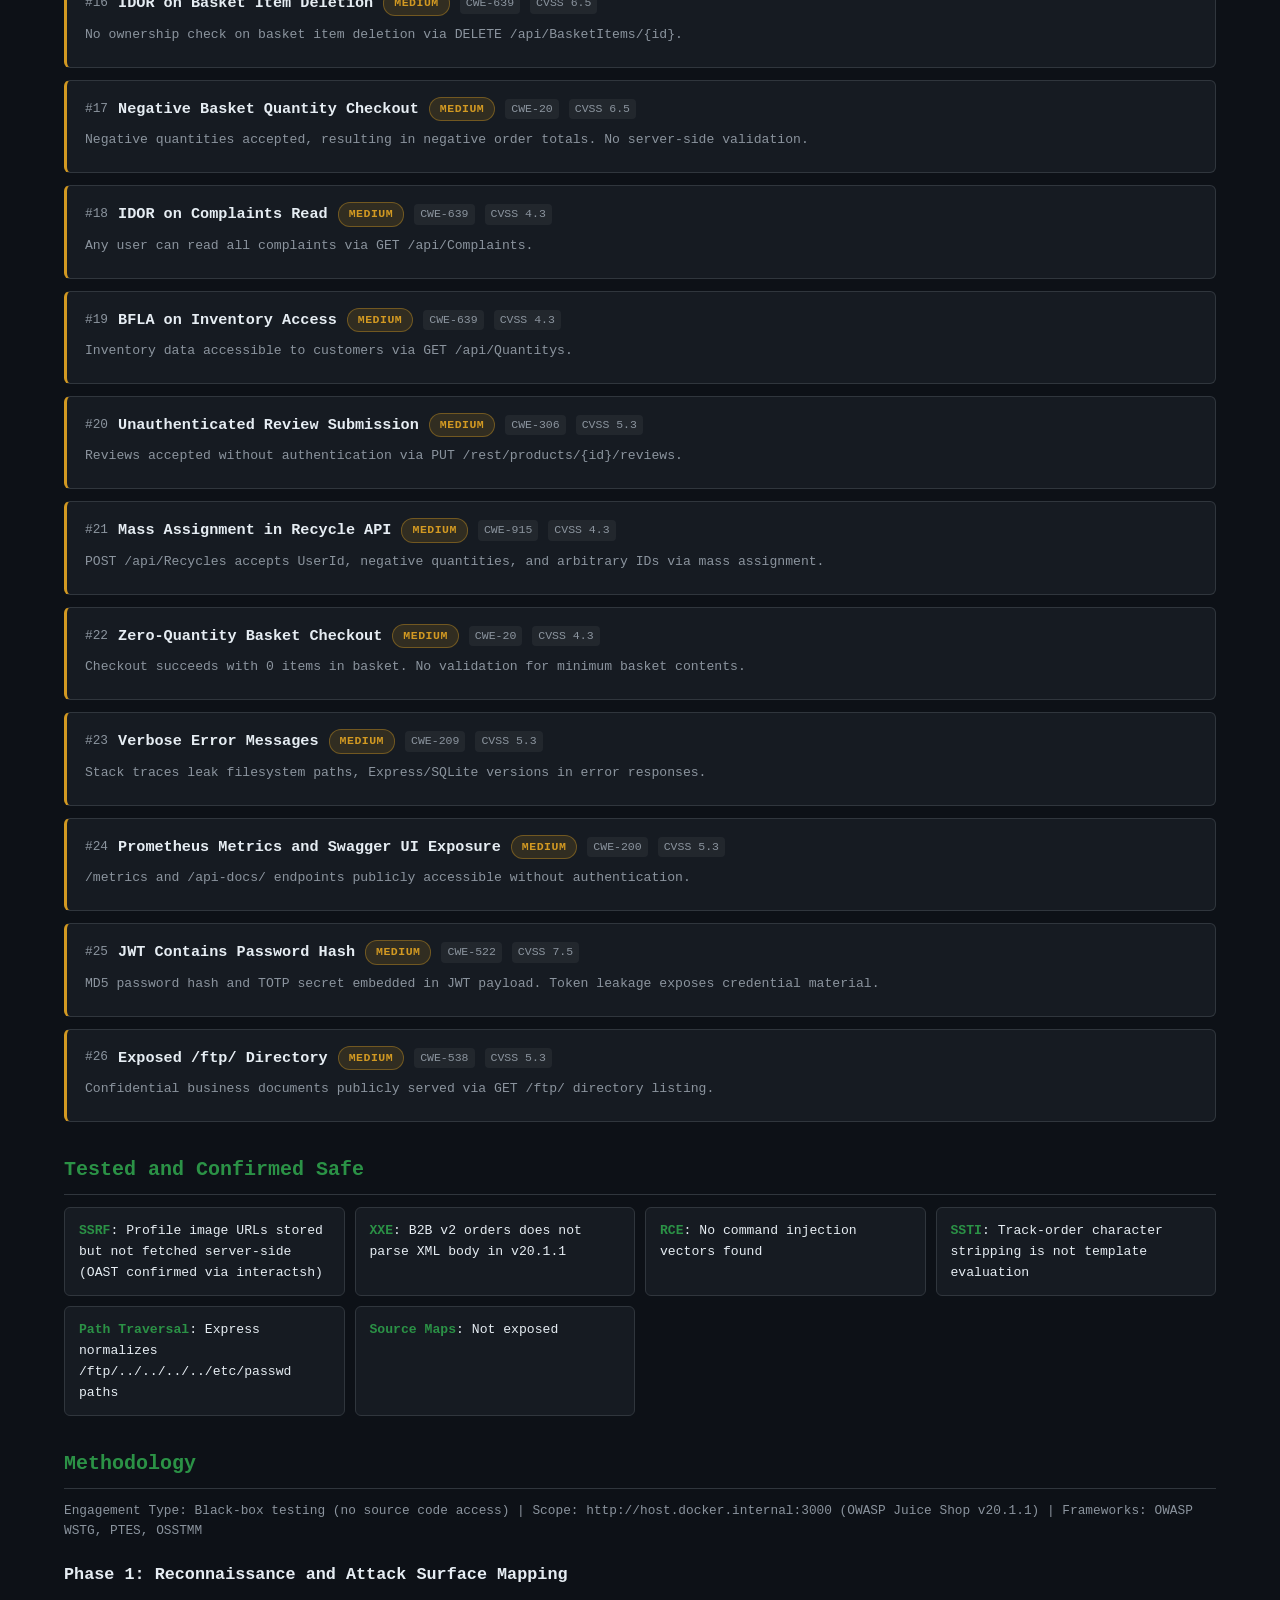
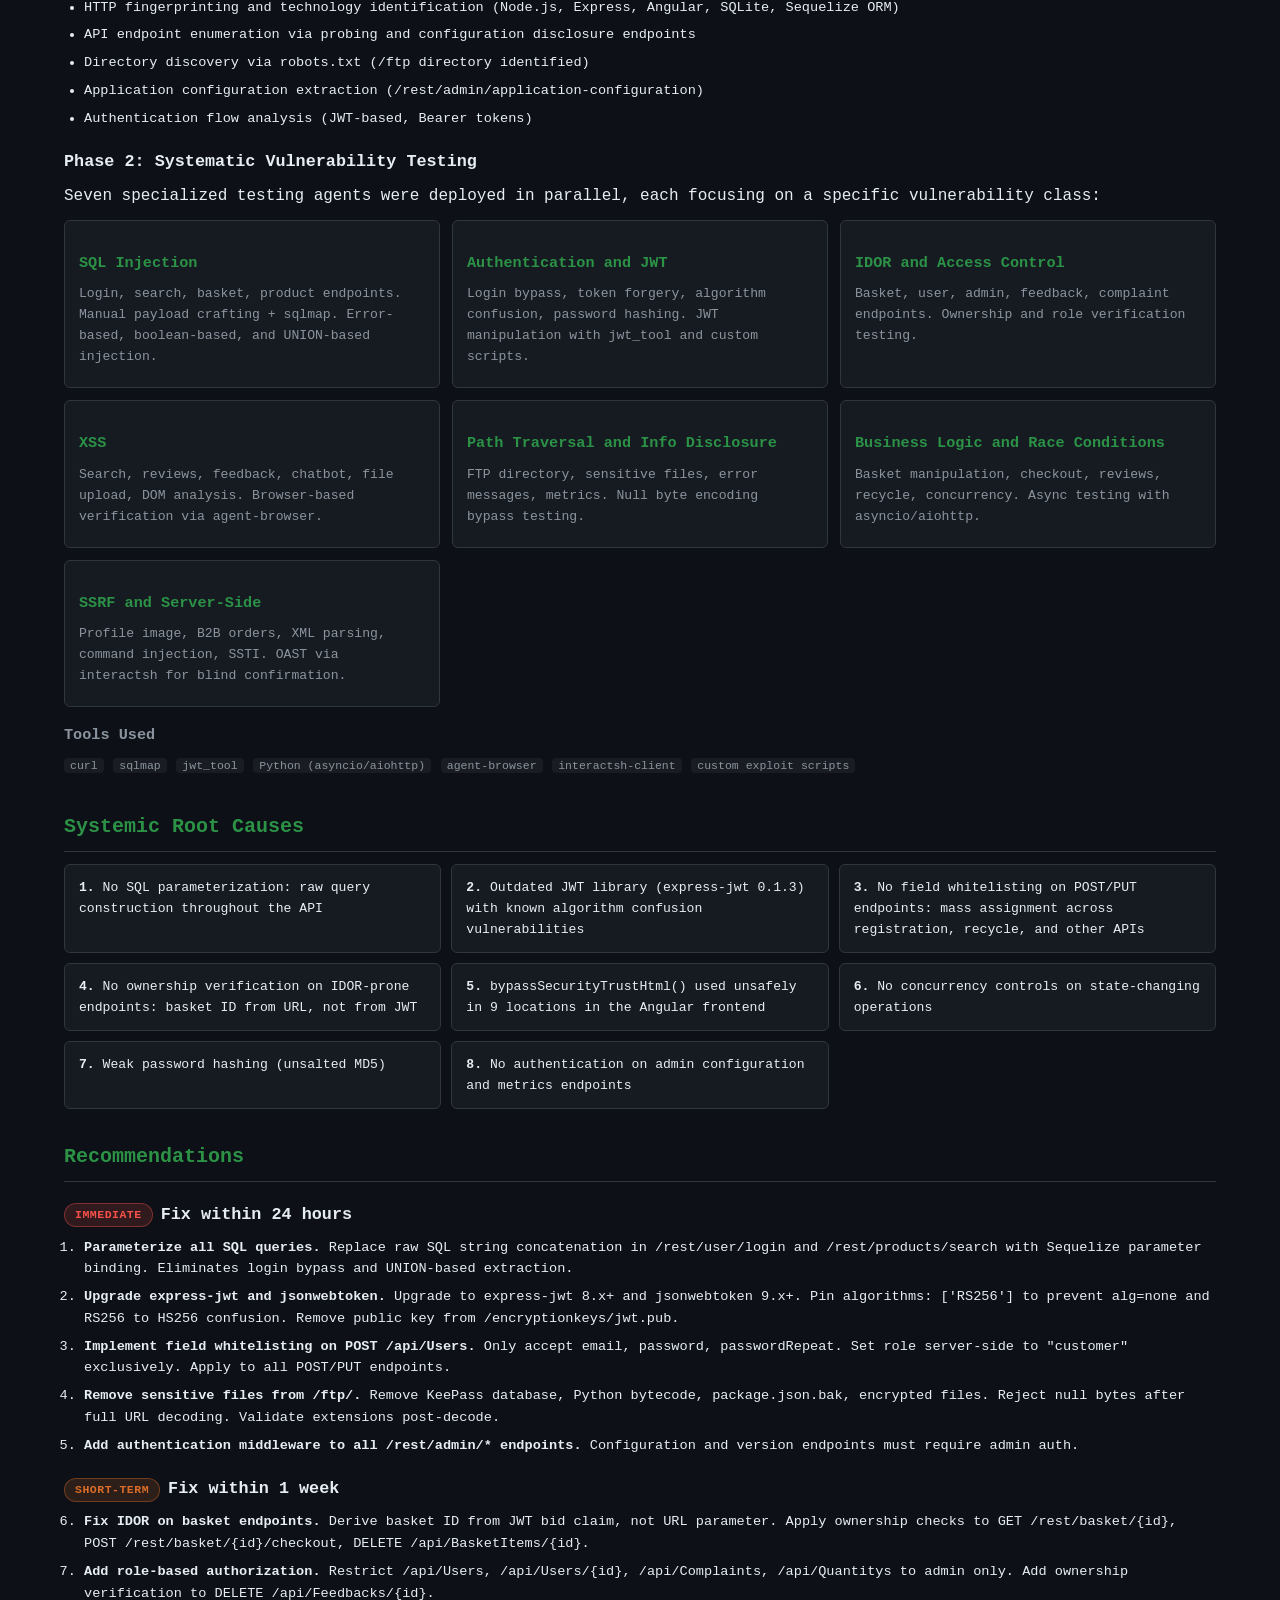
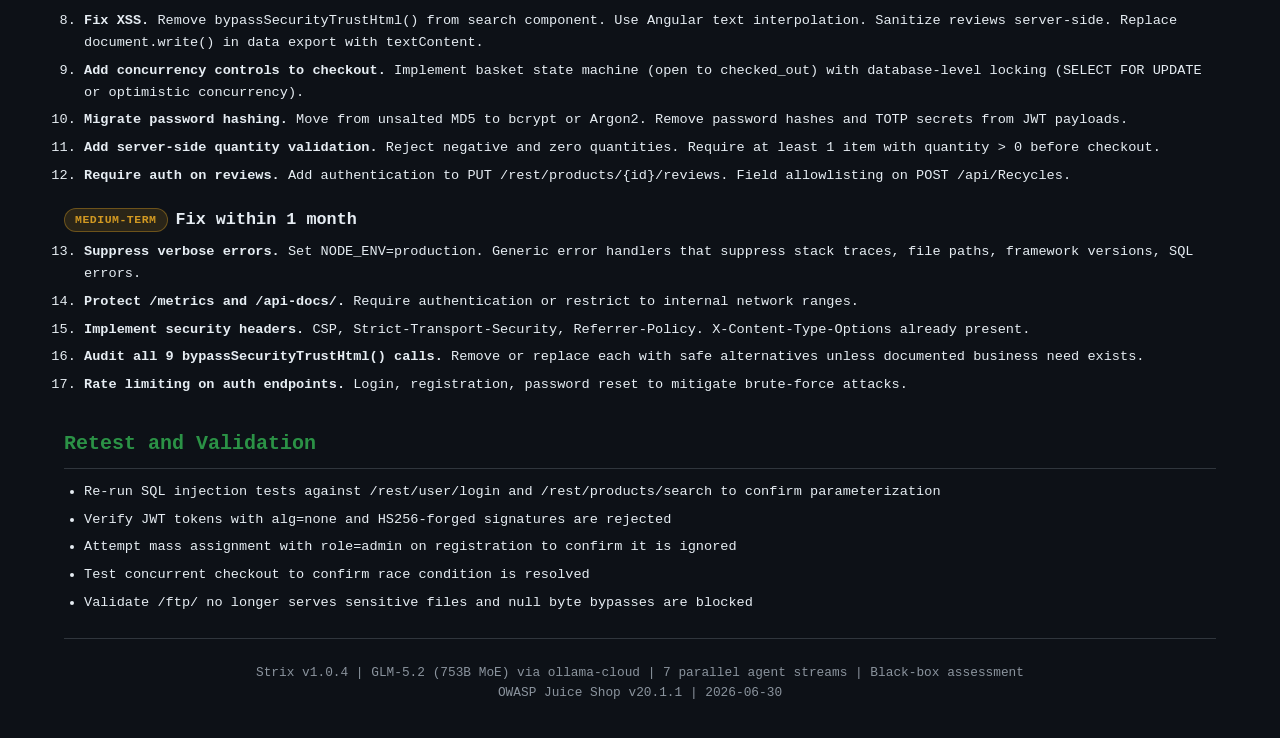
<file: strix-juice-shop-report.html>
<!DOCTYPE html>
<html lang="en">
<head>
<meta charset="UTF-8">
<meta name="viewport" content="width=device-width, initial-scale=1.0">
<title>Strix Pentest Report: OWASP Juice Shop v20.1.1</title>
<style>
  :root {
    --bg: #0d1117;
    --bg-card: #161b22;
    --bg-table: #1c2128;
    --border: #30363d;
    --text: #e6edf3;
    --text-dim: #8b949e;
    --accent: #2b9246;
    --critical: #f85149;
    --high: #db6d28;
    --medium: #d29922;
    --info: #388bfd;
    --safe: #2b9246;
  }
  * { margin: 0; padding: 0; box-sizing: border-box; }
  body {
    font-family: 'JetBrains Mono', 'Cascadia Code', 'Fira Code', Consolas, monospace;
    background: var(--bg);
    color: var(--text);
    line-height: 1.6;
    padding: 24px;
    max-width: 1200px;
    margin: 0 auto;
  }
  h1 { font-size: 1.6rem; margin-bottom: 4px; }
  h2 { font-size: 1.25rem; margin: 32px 0 12px 0; padding-bottom: 8px; border-bottom: 1px solid var(--border); color: var(--accent); }
  h3 { font-size: 1.05rem; margin: 20px 0 8px 0; color: var(--text); }
  h4 { font-size: 0.95rem; margin: 16px 0 6px 0; color: var(--text-dim); }
  p { margin-bottom: 10px; color: var(--text); }
  .subtitle { color: var(--text-dim); font-size: 0.85rem; margin-bottom: 24px; }

  /* Stat Cards */
  .stats { display: flex; gap: 12px; margin-bottom: 28px; flex-wrap: wrap; }
  .stat-card {
    background: var(--bg-card);
    border: 1px solid var(--border);
    border-radius: 8px;
    padding: 16px 20px;
    flex: 1;
    min-width: 140px;
    text-align: center;
  }
  .stat-card .num { font-size: 2rem; font-weight: bold; }
  .stat-card .label { font-size: 0.75rem; color: var(--text-dim); text-transform: uppercase; letter-spacing: 1px; margin-top: 4px; }
  .stat-critical .num { color: var(--critical); }
  .stat-high .num { color: var(--high); }
  .stat-medium .num { color: var(--medium); }
  .stat-total .num { color: var(--accent); }
  .stat-safe .num { color: var(--safe); }

  /* Badges */
  .badge {
    display: inline-block;
    padding: 2px 10px;
    border-radius: 12px;
    font-size: 0.72rem;
    font-weight: bold;
    text-transform: uppercase;
    letter-spacing: 0.5px;
    white-space: nowrap;
  }
  .badge-critical { background: rgba(248,81,73,0.15); color: var(--critical); border: 1px solid rgba(248,81,73,0.4); }
  .badge-high { background: rgba(219,109,40,0.15); color: var(--high); border: 1px solid rgba(219,109,40,0.4); }
  .badge-medium { background: rgba(210,153,34,0.15); color: var(--medium); border: 1px solid rgba(210,153,34,0.4); }
  .badge-safe { background: rgba(43,146,70,0.15); color: var(--safe); border: 1px solid rgba(43,146,70,0.4); }
  .badge-info { background: rgba(56,139,253,0.15); color: var(--info); border: 1px solid rgba(56,139,253,0.4); }

  /* Tables */
  table { width: 100%; border-collapse: collapse; margin-bottom: 16px; font-size: 0.85rem; }
  th { background: var(--bg-table); padding: 10px 12px; text-align: left; border-bottom: 2px solid var(--border); color: var(--text-dim); font-size: 0.75rem; text-transform: uppercase; letter-spacing: 0.5px; }
  td { padding: 10px 12px; border-bottom: 1px solid var(--border); vertical-align: top; }
  tr:hover td { background: rgba(255,255,255,0.02); }

  /* Finding Cards */
  .finding {
    background: var(--bg-card);
    border: 1px solid var(--border);
    border-left: 3px solid var(--border);
    border-radius: 6px;
    padding: 16px 18px;
    margin-bottom: 12px;
  }
  .finding-critical { border-left-color: var(--critical); }
  .finding-high { border-left-color: var(--high); }
  .finding-medium { border-left-color: var(--medium); }
  .finding-header { display: flex; align-items: center; gap: 10px; flex-wrap: wrap; margin-bottom: 8px; }
  .finding-title { font-size: 0.95rem; font-weight: bold; }
  .finding-id { color: var(--text-dim); font-size: 0.8rem; }
  .finding-detail { font-size: 0.82rem; color: var(--text-dim); margin: 6px 0; }
  .finding-detail strong { color: var(--text); }
  .finding-payload {
    background: #010409;
    border: 1px solid var(--border);
    border-radius: 4px;
    padding: 8px 12px;
    font-size: 0.8rem;
    color: var(--accent);
    margin: 8px 0;
    word-break: break-all;
    font-family: 'JetBrains Mono', monospace;
  }

  /* Lists */
  ul, ol { margin: 8px 0 12px 20px; }
  li { margin-bottom: 6px; font-size: 0.85rem; }
  li strong { color: var(--text); }

  /* Safe Section */
  .safe-grid { display: grid; grid-template-columns: repeat(auto-fill, minmax(280px, 1fr)); gap: 10px; margin-bottom: 16px; }
  .safe-item { background: var(--bg-card); border: 1px solid var(--border); border-radius: 6px; padding: 12px 14px; font-size: 0.82rem; }
  .safe-item strong { color: var(--safe); }

  /* Recommendations */
  .rec-section { margin-bottom: 16px; }
  .rec-section h3 { display: flex; align-items: center; gap: 8px; }

  /* Root Causes */
  .root-grid { display: grid; grid-template-columns: repeat(auto-fill, minmax(300px, 1fr)); gap: 10px; margin-bottom: 16px; }
  .root-item { background: var(--bg-card); border: 1px solid var(--border); border-radius: 6px; padding: 12px 14px; font-size: 0.82rem; }

  /* Methodology */
  .method-grid { display: grid; grid-template-columns: repeat(auto-fill, minmax(320px, 1fr)); gap: 12px; margin-bottom: 16px; }
  .method-card { background: var(--bg-card); border: 1px solid var(--border); border-radius: 6px; padding: 14px; }
  .method-card h4 { margin-bottom: 8px; color: var(--accent); }

  /* Misc */
  .meta { color: var(--text-dim); font-size: 0.8rem; }
  .tag { background: rgba(255,255,255,0.05); padding: 1px 6px; border-radius: 4px; font-size: 0.72rem; color: var(--text-dim); }
  hr { border: none; border-top: 1px solid var(--border); margin: 24px 0; }
  .container { max-width: 100%; }
</style>
</head>
<body>
<div class="container">

<h1>Strix Security Penetration Test Report</h1>
<p class="subtitle">Generated: 2026-06-30 12:36:26 UTC | Tool: Strix v1.0.4 | Model: GLM-5.2 (ollama-cloud)</p>

<!-- ============ EXECUTIVE SUMMARY ============ -->
<h2>Executive Summary</h2>
<p>A comprehensive black-box security assessment was performed against <strong>OWASP Juice Shop v20.1.1</strong> hosted at <code>http://host.docker.internal:3000</code>. The assessment identified <strong>26 confirmed vulnerabilities</strong> across 7 vulnerability classes, including 5 critical-severity findings that enable complete authentication bypass, database exfiltration, and administrative account takeover.</p>

<div class="stats">
  <div class="stat-card stat-total"><div class="num">26</div><div class="label">Total Findings</div></div>
  <div class="stat-card stat-critical"><div class="num">5</div><div class="label">Critical</div></div>
  <div class="stat-card stat-high"><div class="num">5</div><div class="label">High</div></div>
  <div class="stat-card stat-medium"><div class="num">16</div><div class="label">Medium</div></div>
  <div class="stat-card stat-safe"><div class="num">6</div><div class="label">Tested Safe</div></div>
</div>

<p>The most severe issues: SQL injection in the login endpoint allowing password-free admin access; UNION-based SQL injection in product search enabling full database extraction (all 29 user accounts with MD5 password hashes); JWT algorithm confusion and alg=none attacks allowing forged admin tokens; and mass assignment on user registration creating admin accounts. Multiple high-severity IDOR vulnerabilities allow any authenticated user to read other users' baskets, checkout on their behalf, delete their feedback, and access all user profiles and complaints.</p>

<p>The application's security posture is critically weak. Authentication, authorization, input validation, and output encoding controls are systematically broken across the API surface. An unauthenticated attacker can extract the entire database or gain admin access within minutes. Authenticated low-privilege users can compromise other accounts, manipulate financial transactions, and abuse race conditions for fraud.</p>

<p style="color: var(--safe);">No SSRF, XXE, RCE, or SSTI vulnerabilities were found in this version, indicating some server-side controls have been improved in recent releases.</p>

<!-- ============ FINDINGS SUMMARY TABLE ============ -->
<h2>Findings Summary</h2>
<table>
<thead>
<tr>
  <th style="width:30px;">#</th>
  <th style="width:80px;">Severity</th>
  <th>Vulnerability</th>
  <th style="width:80px;">CWE</th>
  <th style="width:60px;">CVSS</th>
  <th>Endpoint</th>
</tr>
</thead>
<tbody>
<tr><td>1</td><td><span class="badge badge-critical">Critical</span></td><td>SQL Injection in Login</td><td>CWE-89</td><td>9.8</td><td>POST /rest/user/login</td></tr>
<tr><td>2</td><td><span class="badge badge-critical">Critical</span></td><td>UNION-based SQLi in Product Search</td><td>CWE-89</td><td>9.8</td><td>GET /rest/products/search</td></tr>
<tr><td>3</td><td><span class="badge badge-critical">Critical</span></td><td>JWT alg=none Auth Bypass</td><td>CWE-347</td><td>9.8</td><td>All protected endpoints</td></tr>
<tr><td>4</td><td><span class="badge badge-critical">Critical</span></td><td>JWT RS256 to HS256 Algorithm Confusion</td><td>CWE-347</td><td>9.8</td><td>/encryptionkeys/jwt.pub</td></tr>
<tr><td>5</td><td><span class="badge badge-critical">Critical</span></td><td>Mass Assignment Privilege Escalation</td><td>CWE-915</td><td>9.8</td><td>POST /api/Users</td></tr>
<tr><td>6</td><td><span class="badge badge-high">High</span></td><td>DOM-based XSS in Search</td><td>CWE-79</td><td>8.9</td><td>GET /search?q=</td></tr>
<tr><td>7</td><td><span class="badge badge-high">High</span></td><td>Stored XSS via Product Reviews + Data Export</td><td>CWE-79</td><td>7.1</td><td>PUT /rest/products/{id}/reviews</td></tr>
<tr><td>8</td><td><span class="badge badge-high">High</span></td><td>Sensitive File Disclosure via Null Byte Bypass</td><td>CWE-22</td><td>8.2</td><td>GET /ftp/</td></tr>
<tr><td>9</td><td><span class="badge badge-high">High</span></td><td>Unauthenticated Configuration Disclosure</td><td>CWE-200</td><td>7.5</td><td>GET /rest/admin/application-configuration</td></tr>
<tr><td>10</td><td><span class="badge badge-high">High</span></td><td>Race Condition on Basket Checkout</td><td>CWE-362</td><td>7.1</td><td>POST /rest/basket/{id}/checkout</td></tr>
<tr><td>11</td><td><span class="badge badge-medium">Medium</span></td><td>IDOR on Basket Read</td><td>CWE-639</td><td>8.1</td><td>GET /rest/basket/{id}</td></tr>
<tr><td>12</td><td><span class="badge badge-medium">Medium</span></td><td>IDOR on Feedback Deletion</td><td>CWE-639</td><td>8.1</td><td>DELETE /api/Feedbacks/{id}</td></tr>
<tr><td>13</td><td><span class="badge badge-medium">Medium</span></td><td>IDOR on Basket Checkout</td><td>CWE-639</td><td>6.5</td><td>POST /rest/basket/{id}/checkout</td></tr>
<tr><td>14</td><td><span class="badge badge-medium">Medium</span></td><td>BFLA on User Listing</td><td>CWE-639</td><td>6.5</td><td>GET /api/Users</td></tr>
<tr><td>15</td><td><span class="badge badge-medium">Medium</span></td><td>IDOR on User Profile Access</td><td>CWE-639</td><td>6.5</td><td>GET /api/Users/{id}</td></tr>
<tr><td>16</td><td><span class="badge badge-medium">Medium</span></td><td>IDOR on Basket Item Deletion</td><td>CWE-639</td><td>6.5</td><td>DELETE /api/BasketItems/{id}</td></tr>
<tr><td>17</td><td><span class="badge badge-medium">Medium</span></td><td>Negative Basket Quantity Checkout</td><td>CWE-20</td><td>6.5</td><td>POST /api/BasketItems</td></tr>
<tr><td>18</td><td><span class="badge badge-medium">Medium</span></td><td>IDOR on Complaints Read</td><td>CWE-639</td><td>4.3</td><td>GET /api/Complaints</td></tr>
<tr><td>19</td><td><span class="badge badge-medium">Medium</span></td><td>BFLA on Inventory Access</td><td>CWE-639</td><td>4.3</td><td>GET /api/Quantitys</td></tr>
<tr><td>20</td><td><span class="badge badge-medium">Medium</span></td><td>Unauthenticated Review Submission</td><td>CWE-306</td><td>5.3</td><td>PUT /rest/products/{id}/reviews</td></tr>
<tr><td>21</td><td><span class="badge badge-medium">Medium</span></td><td>Mass Assignment in Recycle API</td><td>CWE-915</td><td>4.3</td><td>POST /api/Recycles</td></tr>
<tr><td>22</td><td><span class="badge badge-medium">Medium</span></td><td>Zero-Quantity Basket Checkout</td><td>CWE-20</td><td>4.3</td><td>POST /rest/basket/{id}/checkout</td></tr>
<tr><td>23</td><td><span class="badge badge-medium">Medium</span></td><td>Verbose Error Messages</td><td>CWE-209</td><td>5.3</td><td>All error responses</td></tr>
<tr><td>24</td><td><span class="badge badge-medium">Medium</span></td><td>Prometheus Metrics and Swagger UI Exposure</td><td>CWE-200</td><td>5.3</td><td>/metrics, /api-docs/</td></tr>
<tr><td>25</td><td><span class="badge badge-medium">Medium</span></td><td>JWT Contains Password Hash</td><td>CWE-522</td><td>7.5</td><td>All JWT tokens</td></tr>
<tr><td>26</td><td><span class="badge badge-medium">Medium</span></td><td>Exposed /ftp/ Directory</td><td>CWE-538</td><td>5.3</td><td>GET /ftp/</td></tr>
</tbody>
</table>

<!-- ============ CRITICAL FINDINGS ============ -->
<h2>Critical Severity Findings (CVSS 9.8)</h2>

<div class="finding finding-critical">
  <div class="finding-header">
    <span class="finding-id">#1</span>
    <span class="finding-title">SQL Injection in Login</span>
    <span class="badge badge-critical">Critical</span>
    <span class="tag">CWE-89</span>
    <span class="tag">CVSS 9.8</span>
  </div>
  <p class="finding-detail"><strong>Endpoint:</strong> POST /rest/user/login</p>
  <p class="finding-detail">The login endpoint accepts SQL injection in the email field. The backend constructs raw SQL queries without parameterization. Payload bypasses password verification and returns a valid admin JWT token.</p>
  <div class="finding-payload">admin@juice-sh.op'--  ||  ' OR 1=1--</div>
</div>

<div class="finding finding-critical">
  <div class="finding-header">
    <span class="finding-id">#2</span>
    <span class="finding-title">UNION-based SQL Injection in Product Search</span>
    <span class="badge badge-critical">Critical</span>
    <span class="tag">CWE-89</span>
    <span class="tag">CVSS 9.8</span>
  </div>
  <p class="finding-detail"><strong>Endpoint:</strong> GET /rest/products/search?q=</p>
  <p class="finding-detail">UNION-based injection extracts the complete database: all 29 user accounts with MD5 password hashes, full schema (22 tables), and SQLite version info.</p>
  <div class="finding-payload">')) UNION SELECT id,email,password,role,5,6,7,8,9 FROM Users--</div>
</div>

<div class="finding finding-critical">
  <div class="finding-header">
    <span class="finding-id">#3</span>
    <span class="finding-title">JWT alg=none Authentication Bypass</span>
    <span class="badge badge-critical">Critical</span>
    <span class="tag">CWE-347</span>
    <span class="tag">CVSS 9.8</span>
  </div>
  <p class="finding-detail"><strong>Library:</strong> express-jwt 0.1.3 (outdated)</p>
  <p class="finding-detail">The outdated JWT library accepts tokens with {"alg":"none"} and no signature. Forged tokens with admin claims grant full administrative access to all protected endpoints.</p>
</div>

<div class="finding finding-critical">
  <div class="finding-header">
    <span class="finding-id">#4</span>
    <span class="finding-title">JWT RS256 to HS256 Algorithm Confusion</span>
    <span class="badge badge-critical">Critical</span>
    <span class="tag">CWE-347</span>
    <span class="tag">CVSS 9.8</span>
  </div>
  <p class="finding-detail"><strong>Endpoint:</strong> /encryptionkeys/jwt.pub (RSA public key exposed)</p>
  <p class="finding-detail">The RSA public key can be used as an HMAC secret to forge valid HS256 tokens. The server accepts these forged tokens as legitimate, enabling impersonation of any user including admin.</p>
</div>

<div class="finding finding-critical">
  <div class="finding-header">
    <span class="finding-id">#5</span>
    <span class="finding-title">Mass Assignment Privilege Escalation</span>
    <span class="badge badge-critical">Critical</span>
    <span class="tag">CWE-915</span>
    <span class="tag">CVSS 9.8</span>
  </div>
  <p class="finding-detail"><strong>Endpoint:</strong> POST /api/Users (registration)</p>
  <p class="finding-detail">The registration endpoint accepts a "role" field in the JSON body. Setting "role":"admin" during registration creates a user with administrative privileges, bypassing the intended customer-only default role.</p>
  <div class="finding-payload">{"email":"user@test.com","password":"Pass123","passwordRepeat":"Pass123","role":"admin"}</div>
</div>

<!-- ============ HIGH FINDINGS ============ -->
<h2>High Severity Findings (CVSS 7.1-8.9)</h2>

<div class="finding finding-high">
  <div class="finding-header">
    <span class="finding-id">#6</span>
    <span class="finding-title">DOM-based XSS in Search</span>
    <span class="badge badge-high">High</span>
    <span class="tag">CWE-79</span>
    <span class="tag">CVSS 8.9</span>
  </div>
  <p class="finding-detail">Angular frontend calls bypassSecurityTrustHtml() on the URL query parameter q, rendering it via [innerHTML]. No authentication required.</p>
  <div class="finding-payload">&lt;img src=x onerror=alert(1)&gt;</div>
</div>

<div class="finding finding-high">
  <div class="finding-header">
    <span class="finding-id">#7</span>
    <span class="finding-title">Stored XSS via Product Reviews + Data Export</span>
    <span class="badge badge-high">High</span>
    <span class="tag">CWE-79</span>
    <span class="tag">CVSS 7.1</span>
  </div>
  <p class="finding-detail">Product reviews stored without HTML sanitization. Data export feature uses document.write() to render user data, causing stored XSS payloads in reviews to execute. Requires authentication.</p>
</div>

<div class="finding finding-high">
  <div class="finding-header">
    <span class="finding-id">#8</span>
    <span class="finding-title">Sensitive File Disclosure via Null Byte Bypass</span>
    <span class="badge badge-high">High</span>
    <span class="tag">CWE-22</span>
    <span class="tag">CVSS 8.2</span>
  </div>
  <p class="finding-detail">The /ftp/ endpoint restricts file access to .md/.pdf extensions, but double-encoded null bytes bypass the filter. Confirmed retrieval of package.json.bak, suspicious_errors.yml, KeePass database, and Python bytecode.</p>
  <div class="finding-payload">%2500.md  (double-encoded null byte)</div>
</div>

<div class="finding finding-high">
  <div class="finding-header">
    <span class="finding-id">#9</span>
    <span class="finding-title">Unauthenticated Configuration Disclosure</span>
    <span class="badge badge-high">High</span>
    <span class="tag">CWE-200</span>
    <span class="tag">CVSS 7.5</span>
  </div>
  <p class="finding-detail">GET /rest/admin/application-configuration returns 23KB of sensitive configuration without authentication, including OAuth client IDs, chatbot model details, challenge solutions, and internal server settings.</p>
</div>

<div class="finding finding-high">
  <div class="finding-header">
    <span class="finding-id">#10</span>
    <span class="finding-title">Race Condition on Basket Checkout</span>
    <span class="badge badge-high">High</span>
    <span class="tag">CWE-362</span>
    <span class="tag">CVSS 7.1</span>
  </div>
  <p class="finding-detail">POST /rest/basket/{id}/checkout has no concurrency control. 20 concurrent requests on the same basket all succeeded, creating 20 duplicate orders from a single item.</p>
</div>

<!-- ============ MEDIUM FINDINGS ============ -->
<h2>Medium Severity Findings (CVSS 4.3-8.1)</h2>

<div class="finding finding-medium">
  <div class="finding-header"><span class="finding-id">#11</span><span class="finding-title">IDOR on Basket Read</span><span class="badge badge-medium">Medium</span><span class="tag">CWE-639</span><span class="tag">CVSS 8.1</span></div>
  <p class="finding-detail">Any user can read other users' baskets via GET /rest/basket/{id}. No ownership verification.</p>
</div>

<div class="finding finding-medium">
  <div class="finding-header"><span class="finding-id">#12</span><span class="finding-title">IDOR on Feedback Deletion</span><span class="badge badge-medium">Medium</span><span class="tag">CWE-639</span><span class="tag">CVSS 8.1</span></div>
  <p class="finding-detail">Any user can delete other users' feedback via DELETE /api/Feedbacks/{id}. No ownership check.</p>
</div>

<div class="finding finding-medium">
  <div class="finding-header"><span class="finding-id">#13</span><span class="finding-title">IDOR on Basket Checkout</span><span class="badge badge-medium">Medium</span><span class="tag">CWE-639</span><span class="tag">CVSS 6.5</span></div>
  <p class="finding-detail">Any user can checkout other users' baskets via POST /rest/basket/{id}/checkout.</p>
</div>

<div class="finding finding-medium">
  <div class="finding-header"><span class="finding-id">#14</span><span class="finding-title">BFLA on User Listing</span><span class="badge badge-medium">Medium</span><span class="tag">CWE-639</span><span class="tag">CVSS 6.5</span></div>
  <p class="finding-detail">Regular users can list all users including admin emails via GET /api/Users. Broken Function Level Authorization.</p>
</div>

<div class="finding finding-medium">
  <div class="finding-header"><span class="finding-id">#15</span><span class="finding-title">IDOR on User Profile Access</span><span class="badge badge-medium">Medium</span><span class="tag">CWE-639</span><span class="tag">CVSS 6.5</span></div>
  <p class="finding-detail">Any user can access other user profiles via GET /api/Users/{id}.</p>
</div>

<div class="finding finding-medium">
  <div class="finding-header"><span class="finding-id">#16</span><span class="finding-title">IDOR on Basket Item Deletion</span><span class="badge badge-medium">Medium</span><span class="tag">CWE-639</span><span class="tag">CVSS 6.5</span></div>
  <p class="finding-detail">No ownership check on basket item deletion via DELETE /api/BasketItems/{id}.</p>
</div>

<div class="finding finding-medium">
  <div class="finding-header"><span class="finding-id">#17</span><span class="finding-title">Negative Basket Quantity Checkout</span><span class="badge badge-medium">Medium</span><span class="tag">CWE-20</span><span class="tag">CVSS 6.5</span></div>
  <p class="finding-detail">Negative quantities accepted, resulting in negative order totals. No server-side validation.</p>
</div>

<div class="finding finding-medium">
  <div class="finding-header"><span class="finding-id">#18</span><span class="finding-title">IDOR on Complaints Read</span><span class="badge badge-medium">Medium</span><span class="tag">CWE-639</span><span class="tag">CVSS 4.3</span></div>
  <p class="finding-detail">Any user can read all complaints via GET /api/Complaints.</p>
</div>

<div class="finding finding-medium">
  <div class="finding-header"><span class="finding-id">#19</span><span class="finding-title">BFLA on Inventory Access</span><span class="badge badge-medium">Medium</span><span class="tag">CWE-639</span><span class="tag">CVSS 4.3</span></div>
  <p class="finding-detail">Inventory data accessible to customers via GET /api/Quantitys.</p>
</div>

<div class="finding finding-medium">
  <div class="finding-header"><span class="finding-id">#20</span><span class="finding-title">Unauthenticated Review Submission</span><span class="badge badge-medium">Medium</span><span class="tag">CWE-306</span><span class="tag">CVSS 5.3</span></div>
  <p class="finding-detail">Reviews accepted without authentication via PUT /rest/products/{id}/reviews.</p>
</div>

<div class="finding finding-medium">
  <div class="finding-header"><span class="finding-id">#21</span><span class="finding-title">Mass Assignment in Recycle API</span><span class="badge badge-medium">Medium</span><span class="tag">CWE-915</span><span class="tag">CVSS 4.3</span></div>
  <p class="finding-detail">POST /api/Recycles accepts UserId, negative quantities, and arbitrary IDs via mass assignment.</p>
</div>

<div class="finding finding-medium">
  <div class="finding-header"><span class="finding-id">#22</span><span class="finding-title">Zero-Quantity Basket Checkout</span><span class="badge badge-medium">Medium</span><span class="tag">CWE-20</span><span class="tag">CVSS 4.3</span></div>
  <p class="finding-detail">Checkout succeeds with 0 items in basket. No validation for minimum basket contents.</p>
</div>

<div class="finding finding-medium">
  <div class="finding-header"><span class="finding-id">#23</span><span class="finding-title">Verbose Error Messages</span><span class="badge badge-medium">Medium</span><span class="tag">CWE-209</span><span class="tag">CVSS 5.3</span></div>
  <p class="finding-detail">Stack traces leak filesystem paths, Express/SQLite versions in error responses.</p>
</div>

<div class="finding finding-medium">
  <div class="finding-header"><span class="finding-id">#24</span><span class="finding-title">Prometheus Metrics and Swagger UI Exposure</span><span class="badge badge-medium">Medium</span><span class="tag">CWE-200</span><span class="tag">CVSS 5.3</span></div>
  <p class="finding-detail">/metrics and /api-docs/ endpoints publicly accessible without authentication.</p>
</div>

<div class="finding finding-medium">
  <div class="finding-header"><span class="finding-id">#25</span><span class="finding-title">JWT Contains Password Hash</span><span class="badge badge-medium">Medium</span><span class="tag">CWE-522</span><span class="tag">CVSS 7.5</span></div>
  <p class="finding-detail">MD5 password hash and TOTP secret embedded in JWT payload. Token leakage exposes credential material.</p>
</div>

<div class="finding finding-medium">
  <div class="finding-header"><span class="finding-id">#26</span><span class="finding-title">Exposed /ftp/ Directory</span><span class="badge badge-medium">Medium</span><span class="tag">CWE-538</span><span class="tag">CVSS 5.3</span></div>
  <p class="finding-detail">Confidential business documents publicly served via GET /ftp/ directory listing.</p>
</div>

<!-- ============ TESTED SAFE ============ -->
<h2>Tested and Confirmed Safe</h2>
<div class="safe-grid">
  <div class="safe-item"><strong>SSRF</strong>: Profile image URLs stored but not fetched server-side (OAST confirmed via interactsh)</div>
  <div class="safe-item"><strong>XXE</strong>: B2B v2 orders does not parse XML body in v20.1.1</div>
  <div class="safe-item"><strong>RCE</strong>: No command injection vectors found</div>
  <div class="safe-item"><strong>SSTI</strong>: Track-order character stripping is not template evaluation</div>
  <div class="safe-item"><strong>Path Traversal</strong>: Express normalizes /ftp/../../../../etc/passwd paths</div>
  <div class="safe-item"><strong>Source Maps</strong>: Not exposed</div>
</div>

<!-- ============ METHODOLOGY ============ -->
<h2>Methodology</h2>
<p class="meta">Engagement Type: Black-box testing (no source code access) | Scope: http://host.docker.internal:3000 (OWASP Juice Shop v20.1.1) | Frameworks: OWASP WSTG, PTES, OSSTMM</p>

<h3>Phase 1: Reconnaissance and Attack Surface Mapping</h3>
<ul>
  <li>HTTP fingerprinting and technology identification (Node.js, Express, Angular, SQLite, Sequelize ORM)</li>
  <li>API endpoint enumeration via probing and configuration disclosure endpoints</li>
  <li>Directory discovery via robots.txt (/ftp directory identified)</li>
  <li>Application configuration extraction (/rest/admin/application-configuration)</li>
  <li>Authentication flow analysis (JWT-based, Bearer tokens)</li>
</ul>

<h3>Phase 2: Systematic Vulnerability Testing</h3>
<p>Seven specialized testing agents were deployed in parallel, each focusing on a specific vulnerability class:</p>

<div class="method-grid">
  <div class="method-card">
    <h4>SQL Injection</h4>
    <p class="finding-detail">Login, search, basket, product endpoints. Manual payload crafting + sqlmap. Error-based, boolean-based, and UNION-based injection.</p>
  </div>
  <div class="method-card">
    <h4>Authentication and JWT</h4>
    <p class="finding-detail">Login bypass, token forgery, algorithm confusion, password hashing. JWT manipulation with jwt_tool and custom scripts.</p>
  </div>
  <div class="method-card">
    <h4>IDOR and Access Control</h4>
    <p class="finding-detail">Basket, user, admin, feedback, complaint endpoints. Ownership and role verification testing.</p>
  </div>
  <div class="method-card">
    <h4>XSS</h4>
    <p class="finding-detail">Search, reviews, feedback, chatbot, file upload, DOM analysis. Browser-based verification via agent-browser.</p>
  </div>
  <div class="method-card">
    <h4>Path Traversal and Info Disclosure</h4>
    <p class="finding-detail">FTP directory, sensitive files, error messages, metrics. Null byte encoding bypass testing.</p>
  </div>
  <div class="method-card">
    <h4>Business Logic and Race Conditions</h4>
    <p class="finding-detail">Basket manipulation, checkout, reviews, recycle, concurrency. Async testing with asyncio/aiohttp.</p>
  </div>
  <div class="method-card">
    <h4>SSRF and Server-Side</h4>
    <p class="finding-detail">Profile image, B2B orders, XML parsing, command injection, SSTI. OAST via interactsh for blind confirmation.</p>
  </div>
</div>

<h4>Tools Used</h4>
<p><span class="tag">curl</span> <span class="tag">sqlmap</span> <span class="tag">jwt_tool</span> <span class="tag">Python (asyncio/aiohttp)</span> <span class="tag">agent-browser</span> <span class="tag">interactsh-client</span> <span class="tag">custom exploit scripts</span></p>

<!-- ============ ROOT CAUSES ============ -->
<h2>Systemic Root Causes</h2>
<div class="root-grid">
  <div class="root-item"><strong>1.</strong> No SQL parameterization: raw query construction throughout the API</div>
  <div class="root-item"><strong>2.</strong> Outdated JWT library (express-jwt 0.1.3) with known algorithm confusion vulnerabilities</div>
  <div class="root-item"><strong>3.</strong> No field whitelisting on POST/PUT endpoints: mass assignment across registration, recycle, and other APIs</div>
  <div class="root-item"><strong>4.</strong> No ownership verification on IDOR-prone endpoints: basket ID from URL, not from JWT</div>
  <div class="root-item"><strong>5.</strong> bypassSecurityTrustHtml() used unsafely in 9 locations in the Angular frontend</div>
  <div class="root-item"><strong>6.</strong> No concurrency controls on state-changing operations</div>
  <div class="root-item"><strong>7.</strong> Weak password hashing (unsalted MD5)</div>
  <div class="root-item"><strong>8.</strong> No authentication on admin configuration and metrics endpoints</div>
</div>

<!-- ============ RECOMMENDATIONS ============ -->
<h2>Recommendations</h2>

<div class="rec-section">
  <h3><span class="badge badge-critical">Immediate</span> Fix within 24 hours</h3>
  <ol>
    <li><strong>Parameterize all SQL queries.</strong> Replace raw SQL string concatenation in /rest/user/login and /rest/products/search with Sequelize parameter binding. Eliminates login bypass and UNION-based extraction.</li>
    <li><strong>Upgrade express-jwt and jsonwebtoken.</strong> Upgrade to express-jwt 8.x+ and jsonwebtoken 9.x+. Pin algorithms: ['RS256'] to prevent alg=none and RS256 to HS256 confusion. Remove public key from /encryptionkeys/jwt.pub.</li>
    <li><strong>Implement field whitelisting on POST /api/Users.</strong> Only accept email, password, passwordRepeat. Set role server-side to "customer" exclusively. Apply to all POST/PUT endpoints.</li>
    <li><strong>Remove sensitive files from /ftp/.</strong> Remove KeePass database, Python bytecode, package.json.bak, encrypted files. Reject null bytes after full URL decoding. Validate extensions post-decode.</li>
    <li><strong>Add authentication middleware to all /rest/admin/* endpoints.</strong> Configuration and version endpoints must require admin auth.</li>
  </ol>
</div>

<div class="rec-section">
  <h3><span class="badge badge-high">Short-Term</span> Fix within 1 week</h3>
  <ol start="6">
    <li><strong>Fix IDOR on basket endpoints.</strong> Derive basket ID from JWT bid claim, not URL parameter. Apply ownership checks to GET /rest/basket/{id}, POST /rest/basket/{id}/checkout, DELETE /api/BasketItems/{id}.</li>
    <li><strong>Add role-based authorization.</strong> Restrict /api/Users, /api/Users/{id}, /api/Complaints, /api/Quantitys to admin only. Add ownership verification to DELETE /api/Feedbacks/{id}.</li>
    <li><strong>Fix XSS.</strong> Remove bypassSecurityTrustHtml() from search component. Use Angular text interpolation. Sanitize reviews server-side. Replace document.write() in data export with textContent.</li>
    <li><strong>Add concurrency controls to checkout.</strong> Implement basket state machine (open to checked_out) with database-level locking (SELECT FOR UPDATE or optimistic concurrency).</li>
    <li><strong>Migrate password hashing.</strong> Move from unsalted MD5 to bcrypt or Argon2. Remove password hashes and TOTP secrets from JWT payloads.</li>
    <li><strong>Add server-side quantity validation.</strong> Reject negative and zero quantities. Require at least 1 item with quantity > 0 before checkout.</li>
    <li><strong>Require auth on reviews.</strong> Add authentication to PUT /rest/products/{id}/reviews. Field allowlisting on POST /api/Recycles.</li>
  </ol>
</div>

<div class="rec-section">
  <h3><span class="badge badge-medium">Medium-Term</span> Fix within 1 month</h3>
  <ol start="13">
    <li><strong>Suppress verbose errors.</strong> Set NODE_ENV=production. Generic error handlers that suppress stack traces, file paths, framework versions, SQL errors.</li>
    <li><strong>Protect /metrics and /api-docs/.</strong> Require authentication or restrict to internal network ranges.</li>
    <li><strong>Implement security headers.</strong> CSP, Strict-Transport-Security, Referrer-Policy. X-Content-Type-Options already present.</li>
    <li><strong>Audit all 9 bypassSecurityTrustHtml() calls.</strong> Remove or replace each with safe alternatives unless documented business need exists.</li>
    <li><strong>Rate limiting on auth endpoints.</strong> Login, registration, password reset to mitigate brute-force attacks.</li>
  </ol>
</div>

<!-- ============ RETEST ============ -->
<h2>Retest and Validation</h2>
<ul>
  <li>Re-run SQL injection tests against /rest/user/login and /rest/products/search to confirm parameterization</li>
  <li>Verify JWT tokens with alg=none and HS256-forged signatures are rejected</li>
  <li>Attempt mass assignment with role=admin on registration to confirm it is ignored</li>
  <li>Test concurrent checkout to confirm race condition is resolved</li>
  <li>Validate /ftp/ no longer serves sensitive files and null byte bypasses are blocked</li>
</ul>

<hr>
<p class="meta" style="text-align:center;">
  Strix v1.0.4 | GLM-5.2 (753B MoE) via ollama-cloud | 7 parallel agent streams | Black-box assessment<br>
  OWASP Juice Shop v20.1.1 | 2026-06-30
</p>

</div>
</body>
</html>
</file>
<file: styles.css>
/* Reset and Base Styles */
* {
    margin: 0;
    padding: 0;
    box-sizing: border-box;
}

/* ============================================
   BLACK & WHITE GLASSMORPHISM THEME
   Default = dark B&W (striking, terminal-like)
   Light = inverted B&W via [data-theme="light"]
   Fonts: Geist (headings/body) + Geist Mono (labels/accents)
   Inspired by strix.ai typography
   ============================================ */

:root {
    color-scheme: dark;
    /* Monochrome palette - dark is default */
    --primary-color: #ffffff;
    --primary-hover: #e0e0e0;
    --secondary-color: #888888;

    --bg-color: #0a0a0a;
    --bg-alt: #050505;

    /* Glass */
    --glass-bg: rgba(255, 255, 255, 0.05);
    --glass-bg-hover: rgba(255, 255, 255, 0.08);
    --glass-bg-alt: rgba(255, 255, 255, 0.03);
    --glass-border: rgba(255, 255, 255, 0.1);
    --glass-border-hover: rgba(255, 255, 255, 0.25);
    --glass-border-highlight: rgba(255, 255, 255, 0.15);
    --glass-shadow: 0 8px 32px rgba(0, 0, 0, 0.4);
    --glass-shadow-hover: 0 12px 40px rgba(0, 0, 0, 0.5);
    --menu-bg: rgba(10, 10, 10, 1);
    --pane-bg: rgba(16, 16, 16, 0.95);
    --glass-bg-open: rgba(20, 20, 20, 0.95);

    /* Text */
    --text-color: #f5f5f5;
    --text-light: #888888;
    --border-color: rgba(255, 255, 255, 0.1);
    --card-shadow: 0 8px 32px rgba(0, 0, 0, 0.4);

    /* Effects */
    --transition: all 0.3s ease;
    --glass-blur: blur(16px);
    --vignette: rgba(0, 0, 0, 0.75);
    --glow-color: rgba(255, 255, 255, 0.04);
    --orb-1: rgba(255, 255, 255, 0.13);
    --orb-2: rgba(255, 255, 255, 0.05);
    --orb-3: rgba(255, 255, 255, 0.05);

    /* Fonts - strix.ai inspired */
    --font-sans: 'Geist', -apple-system, BlinkMacSystemFont, 'Segoe UI', Roboto, sans-serif;
    --font-display: 'Geist Mono', 'Courier New', monospace;
    --font-body: 'Geist', -apple-system, BlinkMacSystemFont, 'Segoe UI', Roboto, sans-serif;

    /* Button shadow */
    --btn-shadow: 0 4px 16px rgba(255, 255, 255, 0.08);
    --btn-shadow-hover: 0 8px 24px rgba(255, 255, 255, 0.12);
}

/* Light B&W theme (toggled on) */
[data-theme="light"] {
    color-scheme: light;
    --primary-color: #0a0a0a;
    --primary-hover: #000000;
    --secondary-color: #555555;

    --bg-color: #f5f5f5;
    --bg-alt: #ebebeb;

    --glass-bg: rgba(0, 0, 0, 0.03);
    --glass-bg-hover: rgba(0, 0, 0, 0.05);
    --glass-bg-alt: rgba(0, 0, 0, 0.02);
    --menu-bg: rgba(245, 245, 245, 1);
    --glass-border: rgba(0, 0, 0, 0.08);
    --glass-border-hover: rgba(0, 0, 0, 0.2);
    --glass-border-highlight: rgba(255, 255, 255, 0.6);
    --glass-shadow: 0 8px 32px rgba(0, 0, 0, 0.08);
    --glass-shadow-hover: 0 12px 40px rgba(0, 0, 0, 0.12);
    --pane-bg: rgba(233, 233, 233, 0.97);
    --glass-bg-open: rgba(233, 233, 233, 0.97);

    --text-color: #0a0a0a;
    --text-light: #555555;
    --border-color: rgba(0, 0, 0, 0.08);
    --card-shadow: 0 4px 6px -1px rgba(0, 0, 0, 0.06), 0 2px 4px -1px rgba(0, 0, 0, 0.04);

    --glow-color: rgba(0, 0, 0, 0.02);
    --vignette: rgba(0, 0, 0, 0.16);
    --orb-1: rgba(0, 0, 0, 0.09);
    --orb-2: rgba(0, 0, 0, 0.03);
    --orb-3: rgba(0, 0, 0, 0.03);

    --btn-shadow: 0 4px 16px rgba(0, 0, 0, 0.08);
    --btn-shadow-hover: 0 8px 24px rgba(0, 0, 0, 0.12);
}

html {
    scroll-behavior: smooth;
}

body {
    font-family: var(--font-body);
    line-height: 1.6;
    color: var(--text-color);
    background-color: var(--bg-color);
    min-height: 100vh;
    position: relative;
    overflow-x: hidden;
    -webkit-font-smoothing: antialiased;
    -moz-osx-font-smoothing: grayscale;
    transition: background-color 0.4s ease, color 0.4s ease;
}

/* Smooth theme transition for glass cards and UI elements */
.navbar, .tech-logo, .cert-card, .project-card,
.btn-primary, .theme-toggle, .availability-badge, .section-title,
.hero-title, .hero-subtitle, .hero-description, .nav-logo-text,
.cert-icon, .cert-name, .cert-issuer, .cert-date,
.project-title, .project-date, .project-description, .tag,
.section-eyebrow, .status-dot {
    transition: background-color 0.4s ease, color 0.4s ease, border-color 0.4s ease, background 0.4s ease, box-shadow 0.4s ease, fill 0.4s ease, stroke 0.4s ease;
}

/* Decorative background orbs for glassmorphism blur effect (monochrome) */
body::before {
    content: '';
    position: fixed;
    top: 0;
    left: 0;
    right: 0;
    bottom: 0;
    pointer-events: none;
    z-index: -1;
    background-image:
        radial-gradient(circle 520px at 32% 8%, var(--orb-1), transparent),
        radial-gradient(circle 900px at 72% 105%, var(--orb-2), transparent),
        radial-gradient(circle 620px at 8% 78%, var(--orb-3), transparent);
}

/* Vignette: darkens page edges so the top light source reads as directional
   light through glass. z-index -1 keeps it behind all content and cards. */
body::after {
    content: '';
    position: fixed;
    inset: 0;
    pointer-events: none;
    z-index: -1;
    background: radial-gradient(ellipse 120% 100% at 50% 0%, transparent 55%, var(--vignette) 100%);
}

.container {
    max-width: 1200px;
    margin: 0 auto;
    padding: 0 24px;
}

/* ============================================
   Navigation
   ============================================ */
.navbar {
    position: fixed;
    top: 0;
    left: 0;
    right: 0;
    background: var(--glass-bg);
    backdrop-filter: var(--glass-blur);
    -webkit-backdrop-filter: var(--glass-blur);
    border-bottom: 1px solid var(--glass-border);
    z-index: 1000;
    transform: translateY(-100%);
    animation: nav-sweep-down 0.5s ease-out 2.5s forwards;
    transition: background 0.4s ease, border-color 0.4s ease;
}

@keyframes nav-sweep-down {
    from { transform: translateY(-100%); }
    to { transform: translateY(0); }
}

.nav-container {
    max-width: 1200px;
    margin: 0 auto;
    padding: 0 24px;
    display: flex;
    justify-content: space-between;
    align-items: center;
    height: 64px;
}

.nav-logo {
    display: flex;
    align-items: center;
    text-decoration: none;
    transition: var(--transition);
}

.nav-logo-text {
    font-family: var(--font-display);
    font-size: 1.3rem;
    font-weight: 700;
    color: var(--text-color);
    letter-spacing: -0.02em;
}

.nav-logo:hover {
    transform: scale(1.05);
}

.nav-logo svg {
    display: block;
}

.nav-menu {
    display: flex;
    list-style: none;
    gap: 28px;
}

.theme-toggle {
    background: var(--glass-bg);
    border: 1px solid var(--glass-border);
    border-radius: 50%;
    width: 40px;
    height: 40px;
    cursor: pointer;
    display: flex;
    align-items: center;
    justify-content: center;
    transition: var(--transition);
    font-size: 18px;
    backdrop-filter: blur(8px);
    -webkit-backdrop-filter: blur(8px);
    color: var(--text-color);
}

/* Show sun icon in dark mode (click to switch to light), moon in light mode */
.theme-toggle .icon-dark { display: none; }
.theme-toggle .icon-light { display: block; }

[data-theme="light"] .theme-toggle .icon-dark { display: block; }
[data-theme="light"] .theme-toggle .icon-light { display: none; }

.theme-toggle:hover {
    border-color: var(--glass-border-hover);
    background: var(--glass-bg-hover);
}

.nav-links {
    display: flex;
    align-items: center;
    gap: 16px;
}

.nav-link {
    position: relative;
    display: inline-block;
    padding-bottom: 4px;
    color: var(--text-color);
    opacity: 0.7;
    text-decoration: none;
    font-weight: 500;
    font-size: 0.8rem;
    letter-spacing: 0.05em;
    text-transform: uppercase;
    font-family: var(--font-display);
    transition: var(--transition);
}

.nav-link:hover {
    opacity: 1;
}

.nav-link.active {
    opacity: 1;
}

.nav-link.active::after {
    content: "";
    position: absolute;
    left: 0;
    right: 0;
    bottom: 0;
    height: 2px;
    border-radius: 2px;
    background: var(--primary-color);
}

.nav-toggle {
    display: none;
    flex-direction: column;
    gap: 5px;
    background: none;
    border: none;
    cursor: pointer;
    padding: 8px;
}

.nav-toggle span {
    width: 24px;
    height: 2px;
    background: var(--text-color);
    transition: var(--transition);
}

/* ============================================
   Hero Section
   ============================================ */
.hero {
    min-height: 100vh;
    display: flex;
    align-items: center;
    justify-content: center;
    text-align: center;
    padding-top: 64px;
    position: relative;
    overflow: hidden;
}

.hero::before {
    content: '';
    position: absolute;
    top: 50%;
    left: 50%;
    transform: translate(-50%, -50%);
    width: 700px;
    height: 700px;
    border-radius: 50%;
    background: radial-gradient(circle, var(--orb-1) 0%, transparent 60%);
    pointer-events: none;
    z-index: 0;
    filter: blur(40px);
}

.hero .container {
    position: relative;
    z-index: 1;
}

.hero-title {
    font-size: 3.5rem;
    font-weight: 700;
    margin-bottom: 16px;
    color: var(--text-color);
    letter-spacing: -0.03em;
    font-family: var(--font-sans);
    line-height: 1.1;
}

.hero-subtitle {
    font-size: 1.25rem;
    color: var(--text-light);
    margin-bottom: 12px;
    font-weight: 400;
    font-family: var(--font-sans);
    letter-spacing: 0.02em;
    min-height: 1.6em;
}

.hero-description {
    font-size: 1.125rem;
    color: var(--text-light);
    margin-bottom: 32px;
    max-width: 580px;
    margin-left: auto;
    margin-right: auto;
}

/* Typing animation cursor */
.typing-cursor {
    display: inline-block;
    width: 0.6em;
    height: 1.1em;
    background: var(--text-color);
    margin-left: 2px;
    vertical-align: text-bottom;
    animation: blink-cursor 0.8s step-end infinite;
}

.typing-cursor.hidden { display: none; }

@keyframes blink-cursor {
    0%, 50% { opacity: 1; }
    51%, 100% { opacity: 0; }
}

/* Pre-animation hidden state */
.hero-typing .availability-badge,
.hero-typing .hero-title,
.hero-typing .hero-subtitle,
.hero-typing .hero-description {
    visibility: hidden;
    clip-path: inset(0 100% 0 0);
}

.hero-typing .btn-primary {
    opacity: 0;
    clip-path: inset(0 100% 0 0);
}

/* Availability Badge (glass pill) */
.availability-badge {
    display: inline-flex;
    align-items: center;
    gap: 8px;
    background: var(--glass-bg);
    backdrop-filter: blur(12px);
    -webkit-backdrop-filter: blur(12px);
    border: 1px solid var(--glass-border);
    border-top-color: var(--glass-border-highlight);
    box-shadow: inset 0 1px 0 0 var(--glass-border-highlight);
    padding: 8px 16px;
    border-radius: 24px;
    font-size: 0.8rem;
    font-weight: 400;
    color: var(--text-color);
    margin-bottom: 24px;
    font-family: var(--font-display);
    letter-spacing: 0.03em;
}

.status-dot {
    width: 8px;
    height: 8px;
    background: var(--text-color);
    border-radius: 50%;
    box-shadow: 0 0 8px var(--text-color);
    animation: pulse 2s ease-in-out infinite;
}

@keyframes pulse {
    0%, 100% { opacity: 1; }
    50% { opacity: 0.4; }
}

/* Tech Logos */
.tech-logos {
    display: flex;
    flex-wrap: wrap;
    justify-content: center;
    gap: 24px;
    margin-bottom: 48px;
}

.tech-logo {
    display: flex;
    flex-direction: column;
    align-items: center;
    gap: 8px;
    padding: 16px;
    background: var(--glass-bg);
    backdrop-filter: var(--glass-blur);
    -webkit-backdrop-filter: var(--glass-blur);
    border: 1px solid var(--glass-border);
    border-top-color: var(--glass-border-highlight);
    box-shadow: inset 0 1px 0 0 var(--glass-border-highlight);
    border-radius: 12px;
    transition: var(--transition);
    min-width: 80px;
}

.tech-logo:hover {
    border-color: var(--glass-border-hover);
    transform: translateY(-4px);
    box-shadow: var(--glass-shadow);
    background: var(--glass-bg-hover);
}

.tech-logo svg,
.tech-logo img {
    width: 40px;
    height: 40px;
}

.tech-logo span {
    font-size: 0.7rem;
    font-weight: 500;
    color: var(--text-light);
    text-align: center;
    font-family: var(--font-display);
    letter-spacing: 0.02em;
}

/* ============================================
   Buttons
   ============================================ */
.btn {
    display: inline-flex;
    align-items: center;
    gap: 8px;
    padding: 12px 28px;
    border-radius: 6px;
    font-weight: 600;
    text-decoration: none;
    transition: var(--transition);
    cursor: pointer;
    border: none;
    font-size: 0.9rem;
    font-family: var(--font-body);
    letter-spacing: 0.02em;
}

.btn-primary {
    background: var(--primary-color);
    color: var(--bg-color);
    box-shadow: var(--btn-shadow);
}

.btn-primary:hover {
    background: var(--primary-hover);
    transform: translateY(-2px);
    box-shadow: var(--btn-shadow-hover);
}

/* ============================================
   Sections
   ============================================ */
.section {
    padding: 72px 0;
    position: relative;
}

.section-alt {
    background: transparent;
}

/* Eyebrow label (orderful.com style) */
.section-eyebrow {
    display: block;
    text-align: center;
    font-family: var(--font-display);
    font-size: 0.7rem;
    font-weight: 400;
    text-transform: uppercase;
    letter-spacing: 0.15em;
    color: var(--text-light);
    margin-bottom: 12px;
}

.section-title {
    font-size: 2.5rem;
    font-weight: 700;
    text-align: center;
    margin-bottom: 40px;
    color: var(--text-color);
    letter-spacing: -0.03em;
    font-family: var(--font-sans);
    line-height: 1.15;
}

/* ============================================
   About Section
   ============================================ */
.about-content {
    display: grid;
    grid-template-columns: 300px 1fr;
    gap: 48px;
    align-items: start;
}

.about-image {
    width: 100%;
}

.headshot {
    width: 250px;
    height: 250px;
    max-width: 100%;
    object-fit: cover;
    border-radius: 16px;
    box-shadow: 0 8px 32px rgba(0, 0, 0, 0.15);
    border: 1px solid var(--glass-border);
}

.about-text p {
    margin-bottom: 16px;
    font-size: 1.0625rem;
}

.about-text strong {
    color: var(--text-color);
    font-weight: 600;
}

/* ============================================
   Skills Section
   ============================================ */
.skills-grid {
    display: grid;
    grid-template-columns: repeat(4, 1fr);
    gap: 32px;
}

.skill-category {
    display: flex;
    flex-direction: column;
    background: var(--glass-bg);
    backdrop-filter: var(--glass-blur);
    -webkit-backdrop-filter: var(--glass-blur);
    padding: 24px;
    border-radius: 12px;
    border: 1px solid var(--glass-border);
    border-top-color: var(--glass-border-highlight);
    box-shadow: var(--glass-shadow), inset 0 1px 0 0 var(--glass-border-highlight);
    transition: var(--transition);
}

.skill-category:hover {
    border-color: var(--glass-border-hover);
    box-shadow: var(--glass-shadow-hover);
}

.skill-category-title {
    font-size: 0.9rem;
    font-weight: 700;
    margin-bottom: 16px;
    min-height: 2.4em;
    line-height: 1.2;
    color: var(--text-color);
    text-transform: uppercase;
    letter-spacing: 0.05em;
    font-family: var(--font-sans);
}

.skill-list {
    list-style: none;
}

.skill-list li {
    padding: 8px 0;
    border-bottom: 1px solid var(--border-color);
    color: var(--text-color);
    font-size: 0.9375rem;
    min-height: 58px;
    display: flex;
    align-items: center;
}

.skill-list li:last-child {
    border-bottom: none;
}

/* ============================================
   Projects Section
   ============================================ */
.projects-grid {
    display: grid;
    grid-template-columns: repeat(3, 1fr);
    gap: 32px;
}

.project-card {
    background: var(--glass-bg);
    backdrop-filter: var(--glass-blur);
    -webkit-backdrop-filter: var(--glass-blur);
    border-radius: 16px;
    padding: 28px;
    border: 1px solid var(--glass-border);
    border-top-color: var(--glass-border-highlight);
    box-shadow: var(--glass-shadow), inset 0 1px 0 0 var(--glass-border-highlight);
    transition: var(--transition);
}

/* drawer/detail state slides the card over its left neighbor — go opaque so
   the under-card content stops colliding with the shifted card's own text */
.project-card.card-drawer-open,
.project-card.card-detail-open {
    background: var(--glass-bg-open);
}

.project-card:hover {
    transform: translateY(-4px);
    border-color: var(--glass-border-hover);
    box-shadow: var(--glass-shadow-hover);
    background: var(--glass-bg-hover);
}

.project-header {
    display: flex;
    justify-content: space-between;
    align-items: flex-start;
    margin-bottom: 20px;
    gap: 16px;
}

.project-title {
    font-size: 1.125rem;
    font-weight: 700;
    color: var(--text-color);
    flex: 1;
    line-height: 1.3;
    font-family: var(--font-body);
}

.project-date {
    font-size: 0.75rem;
    color: var(--text-light);
    white-space: nowrap;
    padding-top: 2px;
    font-family: var(--font-display);
    text-transform: uppercase;
    letter-spacing: 0.05em;
}

.project-description {
    color: var(--text-light);
    margin-bottom: 16px;
    line-height: 1.6;
    font-size: 0.9375rem;
}

.project-tags {
    display: flex;
    flex-wrap: wrap;
    gap: 8px;
}

.tag {
    background: var(--glass-bg-alt);
    color: var(--text-color);
    padding: 4px 12px;
    border-radius: 4px;
    font-size: 0.75rem;
    font-weight: 500;
    border: 1px solid var(--glass-border);
    font-family: var(--font-display);
    letter-spacing: 0.02em;
}

.tag-link {
    background: var(--primary-color);
    color: var(--bg-color);
    text-decoration: none;
    transition: opacity 0.2s ease;
    border: none;
}

.tag-link:hover {
    opacity: 0.8;
}

/* ============================================
   Certifications Section
   ============================================ */
.certifications-grid {
    display: grid;
    grid-template-columns: repeat(4, 1fr);
    gap: 24px;
}

.cert-card {
    display: flex;
    flex-direction: column;
    align-items: center;
    background: var(--glass-bg);
    backdrop-filter: var(--glass-blur);
    -webkit-backdrop-filter: var(--glass-blur);
    padding: 24px;
    border-radius: 16px;
    border: 1px solid var(--glass-border);
    border-top-color: var(--glass-border-highlight);
    box-shadow: var(--glass-shadow), inset 0 1px 0 0 var(--glass-border-highlight);
    text-align: center;
    transition: var(--transition);
}

.cert-card:hover {
    transform: translateY(-4px);
    border-color: var(--glass-border-hover);
    box-shadow: var(--glass-shadow-hover);
}

.cert-icon {
    font-size: 2.5rem;
    margin-bottom: 12px;
    color: var(--text-color);
    line-height: 1;
}

/* Strix logo: white in dark mode, black in light mode */
.strix-logo {
    filter: brightness(0) invert(1);
    opacity: 0.85;
}

[data-theme="light"] .strix-logo {
    filter: brightness(0);
    opacity: 0.85;
}

.cert-name {
    font-size: 0.9375rem;
    font-weight: 700;
    margin-bottom: 8px;
    color: var(--text-color);
    font-family: var(--font-sans);
    letter-spacing: 0.02em;
    min-height: 2.5em;
    line-height: 1.25;
    display: flex;
    align-items: center;
    justify-content: center;
}

.cert-issuer {
    color: var(--text-light);
    font-size: 0.8125rem;
    margin-bottom: 4px;
}

.cert-date {
    color: var(--text-light);
    font-size: 0.7rem;
    font-family: var(--font-display);
    text-transform: uppercase;
    letter-spacing: 0.05em;
}

/* ============================================
   Skill category icons
   ============================================ */
.skill-icon {
    color: var(--text-color);
    margin-bottom: 10px;
    opacity: 0.9;
}

/* ============================================
   Project stat chips
   ============================================ */
.project-stats {
    display: flex;
    flex-wrap: wrap;
    gap: 8px;
    margin-bottom: 14px;
}

.pstat {
    font-family: var(--font-display);
    font-size: 0.7rem;
    letter-spacing: 0.04em;
    text-transform: uppercase;
    color: var(--text-light);
    padding: 6px 12px;
    background: var(--glass-bg-alt);
    border: 1px solid var(--glass-border);
    border-radius: 8px;
}

.pstat strong {
    color: var(--text-color);
    font-size: 0.95rem;
    margin-right: 2px;
}

/* ============================================
   Cert pursuing chip + diagram flow packets
   ============================================ */
.cert-pursuing {
    display: inline-flex;
    align-items: center;
    gap: 6px;
    padding: 4px 10px;
    border: 1px solid var(--glass-border-hover);
    border-radius: 999px;
    background: var(--glass-bg-alt);
}

.pulse-dot {
    width: 6px;
    height: 6px;
    border-radius: 50%;
    background: var(--text-color);
    animation: diag-pulse 2s ease-in-out infinite;
}

.diag-flow {
    fill: var(--text-color);
    opacity: 0.65;
}

.diag-flow-hostile {
    opacity: 0.4;
}

@media (prefers-reduced-motion: reduce) {
    .pulse-dot { animation: none; }
    .diag-flow { display: none; }
}

/* ============================================
   Projects 3D revolving carousel
   ============================================ */
.carousel {
    position: relative;
    padding: 24px 0 8px;
}

.carousel-viewport {
    position: relative;
    perspective: 1400px;
    height: 700px;
    /* Bleed past the container gutters so the d=±1 neighbor cards aren't
       clipped mid-card (rail is ~880px wide, content column 1152px).
       36px/side clears the ~17-27px clip on both carousels without pulling
       the d=±2 ghost cards into view. Symmetric, so the perspective origin
       (and thus all card projection math) is unchanged. */
    margin: 0 -36px;
    overflow: hidden;
    /* Soft-veil the outer ~16px so the d=±2 ghost cards dissolve into the
       page bg at the viewport edge instead of ending in a hard overflow
       cut. The ramp completes inside the d=±1 neighbors' outer edges
       (~18-19px in on desktop, ~39px on mobile), so neighbors stay
       full-strength; during a drag, cards fade out as they cross the veil. */
    -webkit-mask-image: linear-gradient(to right, transparent, #000 16px, #000 calc(100% - 16px), transparent);
    mask-image: linear-gradient(to right, transparent, #000 16px, #000 calc(100% - 16px), transparent);
    cursor: grab;
    touch-action: pan-y;
    -webkit-tap-highlight-color: transparent;
}

.carousel-viewport.dragging {
    cursor: grabbing;
}

.carousel-track {
    position: absolute;
    left: 50%;
    top: 28px;
    transform-style: preserve-3d;
    will-change: transform;
}

.carousel-track .project-card {
    position: absolute;
    left: 0;
    top: 0;
    width: min(420px, 78vw);
    margin-left: calc(min(420px, 78vw) / -2);
    height: 620px;
    display: flex;
    flex-direction: column;
    backface-visibility: hidden;
    -webkit-backface-visibility: hidden;
    will-change: transform, opacity, filter;
    user-select: none;
    -webkit-user-select: none;
    /* near-opaque so cards stacked behind don't bleed text through */
    background: rgba(18, 18, 18, 0.96);
    backdrop-filter: none;
    -webkit-backdrop-filter: none;
}

[data-theme="light"] .carousel-track .project-card {
    background: rgba(250, 250, 250, 0.97);
}

/* carousel-scoped density: fit full descriptions without scrolling.
   0.9375rem description (half-step up from 0.875) fills more of the fixed
   620px card on short-description cards without overflowing the longest. */
.carousel-track .project-card {
    padding: 20px 22px;
}

.carousel-track .project-card .project-title {
    font-size: 1.05rem;
}

/* carousel-scoped density: fit full descriptions without scrolling.
   0.9375rem (half-step up from 0.875) fills more of the fixed 620px card
   on short-description cards without overflowing the longest ones. */
.carousel-track .project-card .project-description {
    font-size: 0.9375rem;
    line-height: 1.5;
    flex: 1 1 auto;
    min-height: 0;
}

.carousel-track .project-card .project-header {
    margin-bottom: 10px;
}

.carousel-track .project-card .project-tags {
    margin-top: 12px;
}

/* rail UI: ticker + dots row under the stage */
.carousel-ui {
    display: flex;
    align-items: center;
    justify-content: space-between;
    gap: 24px;
    margin-top: 20px;
}

.ticker-label {
    font-family: var(--font-display);
    font-size: 0.8rem;
    letter-spacing: 0.08em;
    text-transform: uppercase;
    color: var(--text-color);
    white-space: nowrap;
    overflow: hidden;
    text-overflow: ellipsis;
    min-width: 0;
}

.carousel-ui .carousel-dots {
    margin-top: 0;
    flex-shrink: 0;
}

.carousel-dots {
    display: flex;
    justify-content: center;
    gap: 8px;
    margin-top: 24px;
}

/* ============================================
   Card slide-out drawer (findings sub-menu)
   Opens from the active card; rail shifts left.
   ============================================ */
.car-drawer-btn {
    align-self: flex-start;
    display: inline-flex;
    align-items: center;
    gap: 8px;
    margin-top: 12px;
    padding: 8px 16px;
    border-radius: 999px;
    border: 1px solid var(--primary-color);
    background: var(--primary-color);
    color: var(--bg-color);
    font-family: var(--font-display);
    font-size: 0.72rem;
    font-weight: 700;
    letter-spacing: 0.05em;
    text-transform: uppercase;
    cursor: pointer;
    transition: var(--transition);
}

.car-drawer-btn:hover {
    opacity: 0.82;
    background: var(--primary-color);
    border-color: var(--primary-color);
    color: var(--bg-color);
}

.car-drawer-btn .chev {
    display: inline-block;
    transition: transform 0.3s ease;
}

.card-drawer-open .car-drawer-btn .chev {
    transform: rotate(180deg);
}

.car-drawer {
    position: absolute;
    top: 0;
    bottom: 0;
    left: calc(100% + 22px);
    width: 340px;
    background: var(--pane-bg);
    backdrop-filter: var(--glass-blur);
    -webkit-backdrop-filter: var(--glass-blur);
    border: 1px solid var(--glass-border);
    border-top-color: var(--glass-border-highlight);
    border-radius: 16px;
    box-shadow: var(--glass-shadow-hover), inset 0 1px 0 0 var(--glass-border-highlight);
    padding: 24px;
    display: flex;
    flex-direction: column;
    opacity: 0;
    visibility: hidden;
    transform: translateX(-18px);
    transition: opacity 0.32s ease, transform 0.32s cubic-bezier(0.22, 0.61, 0.36, 1), visibility 0s linear 0.32s;
    z-index: 200;
}

.project-card.card-drawer-open .car-drawer {
    opacity: 1;
    visibility: visible;
    transform: translateX(0);
    transition: opacity 0.32s ease, transform 0.32s cubic-bezier(0.22, 0.61, 0.36, 1);
}

.car-drawer-close {
    position: absolute;
    top: 14px;
    right: 14px;
    width: 32px;
    height: 32px;
    border-radius: 50%;
    border: 1px solid var(--glass-border);
    background: var(--glass-bg-alt);
    color: var(--text-color);
    display: flex;
    align-items: center;
    justify-content: center;
    cursor: pointer;
    transition: var(--transition);
}

.car-drawer-close:hover {
    border-color: var(--glass-border-hover);
}

.car-drawer h4 {
    font-family: var(--font-display);
    font-size: 0.78rem;
    letter-spacing: 0.12em;
    text-transform: uppercase;
    color: var(--text-light);
    margin-bottom: 16px;
    padding-right: 36px;
}

.car-drawer .drawer-scroll {
    overflow-y: auto;
    flex: 1 1 auto;
    min-height: 0;
    display: flex;
    flex-direction: column;
    gap: 10px;
    padding-right: 4px;
}

.finding {
    border: 1px solid var(--glass-border);
    border-radius: 10px;
    padding: 10px 12px;
    background: var(--glass-bg-alt);
}

.finding-head {
    display: flex;
    justify-content: space-between;
    align-items: baseline;
    gap: 10px;
}

.finding-title {
    font-size: 0.85rem;
    font-weight: 500;
    color: var(--text-color);
    line-height: 1.35;
}

.finding-sev {
    font-family: var(--font-display);
    font-size: 0.62rem;
    letter-spacing: 0.06em;
    text-transform: uppercase;
    padding: 2px 8px;
    border-radius: 999px;
    border: 1px solid var(--glass-border);
    color: var(--text-light);
    white-space: nowrap;
}

/* subtle severity tints (theme-aware, low saturation) */
.finding-sev.s-critical {
    color: #e5484d;
    border-color: rgba(229, 72, 77, 0.45);
    background: rgba(229, 72, 77, 0.10);
}

.finding-sev.s-high {
    color: #f76b15;
    border-color: rgba(247, 107, 21, 0.40);
    background: rgba(247, 107, 21, 0.08);
}

.finding-sev.s-medium {
    color: #d4a72c;
    border-color: rgba(212, 167, 44, 0.40);
    background: rgba(212, 167, 44, 0.08);
}

.finding-sev.s-low {
    color: #46a758;
    border-color: rgba(70, 167, 88, 0.40);
    background: rgba(70, 167, 88, 0.08);
}

.finding-sev.s-info {
    color: #8e8ea8;
    border-color: rgba(142, 142, 168, 0.35);
    background: rgba(142, 142, 168, 0.07);
}

[data-theme="light"] .finding-sev.s-critical {
    color: #b3383c;
    border-color: rgba(179, 56, 60, 0.4);
    background: rgba(179, 56, 60, 0.07);
}

[data-theme="light"] .finding-sev.s-high {
    color: #b45309;
    border-color: rgba(180, 83, 9, 0.38);
    background: rgba(180, 83, 9, 0.06);
}

[data-theme="light"] .finding-sev.s-medium {
    color: #8a6d0b;
    border-color: rgba(138, 109, 11, 0.38);
    background: rgba(138, 109, 11, 0.07);
}

[data-theme="light"] .finding-sev.s-low {
    color: #2f7a3e;
    border-color: rgba(47, 122, 62, 0.38);
    background: rgba(47, 122, 62, 0.07);
}

[data-theme="light"] .finding-sev.s-info {
    color: #6b6b80;
    border-color: rgba(107, 107, 128, 0.32);
    background: rgba(107, 107, 128, 0.06);
}

.finding-meta {
    font-family: var(--font-display);
    font-size: 0.65rem;
    color: var(--text-light);
    margin-top: 4px;
}

.finding-meta a {
    color: var(--text-color);
    text-decoration: underline;
    text-decoration-color: var(--glass-border-hover);
    text-decoration-thickness: 1px;
    text-underline-offset: 3px;
}

.finding {
    cursor: pointer;
    text-align: left;
    width: 100%;
    font-family: var(--font-body);
    transition: border-color 0.25s ease, background 0.25s ease, transform 0.25s ease;
}

.finding:hover {
    border-color: var(--glass-border-hover);
    background: var(--glass-bg-hover);
    transform: translateX(2px);
}

.finding:focus-visible {
    outline: 2px solid var(--glass-border-hover);
    outline-offset: 2px;
}

/* detail panel (second slide-out): same left anchor as the list, wider —
   drilling in grows the pane to the right instead of sliding the rail again */
.car-detail {
    position: absolute;
    top: 0;
    bottom: 0;
    left: calc(100% + 22px);
    width: 460px;
    background: var(--pane-bg);
    backdrop-filter: var(--glass-blur);
    -webkit-backdrop-filter: var(--glass-blur);
    border: 1px solid var(--glass-border);
    border-top-color: var(--glass-border-highlight);
    border-radius: 16px;
    box-shadow: var(--glass-shadow-hover), inset 0 1px 0 0 var(--glass-border-highlight);
    padding: 24px;
    display: flex;
    flex-direction: column;
    opacity: 0;
    visibility: hidden;
    transform: translateX(-18px);
    transition: opacity 0.32s ease, transform 0.32s cubic-bezier(0.22, 0.61, 0.36, 1), visibility 0s linear 0.32s;
    z-index: 220;
}

.project-card.card-detail-open .car-detail {
    opacity: 1;
    visibility: visible;
    transform: translateX(0);
    transition: opacity 0.32s ease, transform 0.32s cubic-bezier(0.22, 0.61, 0.36, 1);
}

.project-card.card-detail-open .car-drawer {
    opacity: 0;
    visibility: hidden;
    transform: translateX(14px);
    transition: opacity 0.28s ease, transform 0.28s ease, visibility 0s linear 0.28s;
}

.car-detail-head {
    display: flex;
    align-items: flex-start;
    justify-content: space-between;
    gap: 10px;
    margin-bottom: 6px;
    padding-right: 36px;
}

.car-detail h4 {
    font-family: var(--font-display);
    font-size: 0.7rem;
    letter-spacing: 0.12em;
    text-transform: uppercase;
    color: var(--text-light);
    margin: 0 0 10px;
}

.car-detail .d-title {
    font-size: 1rem;
    font-weight: 700;
    line-height: 1.35;
    color: var(--text-color);
    margin-bottom: 8px;
}

.car-detail .d-sevrow {
    display: flex;
    align-items: center;
    gap: 10px;
    margin-bottom: 14px;
}

.car-detail .d-meta {
    font-family: var(--font-display);
    font-size: 0.68rem;
    color: var(--text-light);
}

.car-detail [data-detail-body] {
    overflow-y: auto;
    flex: 1 1 auto;
    min-height: 0;
}

.car-detail [data-detail-body] p {
    font-size: 0.875rem;
    line-height: 1.65;
    color: #c9c9c9;
    margin-bottom: 12px;
}

[data-theme="light"] .car-detail [data-detail-body] p {
    color: #444444;
}

.car-detail [data-detail-linkrow] {
    padding-top: 12px;
}

.car-detail .d-nav {
    display: inline-flex;
    align-items: center;
    gap: 6px;
    margin-bottom: 12px;
    padding: 4px 0;
    background: none;
    border: none;
    color: var(--text-light);
    font-family: var(--font-display);
    font-size: 0.68rem;
    letter-spacing: 0.08em;
    text-transform: uppercase;
    cursor: pointer;
    transition: var(--transition);
}

.car-detail .d-nav:hover {
    color: var(--text-color);
}

/* narrow screens: detail overlays in the drawer's slot */
@media (max-width: 1024px) {
    .car-detail {
        left: 12px;
        right: 12px;
        width: auto;
        transform: translateY(14px);
    }

    .project-card.card-detail-open .car-detail {
        transform: translateY(0);
    }
}

/* backdrop for narrow screens */
.car-drawer-backdrop {
    position: absolute;
    inset: 0;
    z-index: 150;
    background: rgba(0, 0, 0, 0.35);
    opacity: 0;
    visibility: hidden;
    transition: opacity 0.3s ease, visibility 0.3s ease;
}

.car-drawer-backdrop.on {
    opacity: 1;
    visibility: visible;
}

@media (max-width: 900px) {
    /* drawer becomes a full overlay of the stage */
    .car-drawer {
        left: 12px;
        right: 12px;
        width: auto;
        transform: translateY(14px);
    }

    .project-card.card-drawer-open .car-drawer {
        transform: translateY(0);
    }
}

.car-dot {
    width: 8px;
    height: 8px;
    padding: 0;
    border-radius: 50%;
    border: 1px solid var(--glass-border);
    background: var(--glass-bg-alt);
    cursor: pointer;
    transition: var(--transition);
}

.car-dot:hover {
    border-color: var(--glass-border-hover);
}

.car-dot.is-active {
    background: var(--text-color);
    border-color: var(--text-color);
}

@media (max-width: 768px) {
    .carousel-viewport {
        height: 640px;
    }

    .carousel-track {
        top: 12px;
    }

    .carousel-track .project-card {
        height: 620px;
    }

    /* narrow card can't fit full text at readable size: scroll within the
       description on mobile only; desktop fits everything with no scroll */
    .carousel-track .project-card .project-description {
        overflow-y: auto;
        font-size: 0.8125rem;
        -webkit-overflow-scrolling: touch;
        /* vertical text scroll must win over horizontal rail drag */
        touch-action: pan-y;
    }

    .carousel-track .project-card .project-title {
        font-size: 1.05rem;
    }

    .carousel-track .project-card .project-header {
        flex-direction: column;
        gap: 4px;
    }

    .carousel-ui {
        flex-direction: column;
        align-items: center;
        gap: 12px;
    }

    .ticker-label {
        max-width: 100%;
    }
}

@media (prefers-reduced-motion: reduce) {
    .carousel-viewport {
        overflow-x: auto;
        scroll-snap-type: x mandatory;
        cursor: auto;
    }

    .carousel-track {
        /* turn the 3D strip into a plain flex row for native scrolling */
        position: static;
        display: flex;
        gap: 20px;
        padding: 28px 24px 8px;
        width: max-content;
        transform: none !important;
    }

    .carousel-track .project-card {
        position: static;
        margin-left: 0;
        transform: none !important;
        opacity: 1 !important;
        filter: none !important;
        scroll-snap-align: center;
        flex: 0 0 auto;
    }
}


/* compact ring variant (homelab cards are shorter) */
.carousel-compact {
    height: 500px;
}

.carousel-compact .project-card {
    height: 430px;
}

.carousel-compact .project-description {
    font-size: 0.875rem;
    line-height: 1.5;
}

@media (max-width: 768px) {
    .carousel-compact {
        height: 540px;
    }

    .carousel-compact .project-card {
        height: 470px;
    }
}

/* ============================================
   Homelab Section
   ============================================ */
.homelab-intro {
    text-align: center;
    color: var(--text-light);
    max-width: 720px;
    margin: 0 auto 48px;
    font-size: 1.0625rem;
    line-height: 1.7;
}

.homelab-intro {
    text-align: center;
    color: var(--text-light);
    max-width: 720px;
    margin: 0 auto 48px;
    font-size: 1.0625rem;
    line-height: 1.7;
}

.homelab-arch {
    margin-bottom: 64px;
    padding: 28px 24px;
    background: var(--glass-bg);
    backdrop-filter: var(--glass-blur);
    -webkit-backdrop-filter: var(--glass-blur);
    border: 1px solid var(--glass-border);
    border-top-color: var(--glass-border-highlight);
    border-radius: 16px;
    box-shadow: var(--glass-shadow), inset 0 1px 0 0 var(--glass-border-highlight);
    max-width: 820px;
    margin-left: auto;
    margin-right: auto;
}

.homelab-svg {
    width: 100%;
    height: auto;
    display: block;
    color: var(--text-color);
}

/* diagram primitives - all theme-aware via CSS vars */
.diag-box {
    fill: var(--glass-bg-alt);
    stroke: var(--text-color);
    stroke-opacity: 0.28;
    stroke-width: 1;
    transition: stroke-opacity 0.3s ease, stroke 0.3s ease;
}

.diag-chipbox {
    fill: var(--glass-bg-alt);
    stroke: var(--text-color);
    stroke-opacity: 0.22;
    stroke-width: 1;
    transition: stroke-opacity 0.3s ease;
}

.diag-boundary {
    fill: var(--glass-bg);
    stroke: var(--text-color);
    stroke-opacity: 0.35;
    stroke-width: 1.5;
    rx: 14;
}

.diag-zone {
    fill: none;
    stroke: var(--text-color);
    stroke-opacity: 0.3;
    stroke-width: 1;
    stroke-dasharray: 6 4;
}

.diag-zone-trap {
    stroke-opacity: 0.45;
}

.diag-line {
    stroke: var(--text-color);
    stroke-opacity: 0.5;
    stroke-width: 1.2;
    fill: none;
}

.diag-dash {
    stroke-dasharray: 5 4;
    stroke-opacity: 0.42;
}

.diag-thin {
    stroke-width: 1;
    stroke-opacity: 0.3;
}

.diag-name {
    font-family: var(--font-display);
    font-size: 11.5px;
    font-weight: 700;
    fill: var(--text-color);
    letter-spacing: 0.02em;
}

.diag-chipname {
    font-family: var(--font-display);
    font-size: 9px;
    font-weight: 700;
    fill: var(--text-color);
    letter-spacing: 0.02em;
}

.diag-sub {
    font-family: var(--font-body);
    font-size: 9px;
    fill: var(--text-light);
}

.diag-zone-title {
    font-family: var(--font-display);
    font-size: 10px;
    font-weight: 700;
    letter-spacing: 0.1em;
    fill: var(--text-color);
}

.diag-label {
    font-family: var(--font-body);
    font-size: 8.5px;
    font-style: italic;
    fill: var(--text-light);
}

.diag-node:hover > .diag-box,
.diag-node:hover > .diag-chipbox {
    stroke-opacity: 0.85;
}

.diag-pulse {
    animation: diag-pulse 2.4s ease-in-out infinite;
}

@keyframes diag-pulse {
    0%, 100% { opacity: 0.2; }
    50% { opacity: 1; }
}

@media (prefers-reduced-motion: reduce) {
    .diag-pulse { animation: none; }
}

/* keep the diagram legible on small screens: horizontal scroll instead of shrink */
.diag-scroll {
    overflow-x: auto;
    -webkit-overflow-scrolling: touch;
}

.homelab-svg {
    min-width: 620px;
}

@media (max-width: 768px) {
    .homelab-arch {
        padding: 16px 12px;
    }
}

/* ============================================
   Contact Section
   ============================================ */
.contact-content {
    display: grid;
    grid-template-columns: 1fr 1fr;
    gap: 48px;
}

.contact-info h3 {
    font-size: 1.25rem;
    margin-bottom: 16px;
    color: var(--text-color);
    font-family: var(--font-sans);
    letter-spacing: 0.02em;
}

.contact-info p {
    color: var(--text-light);
    margin-bottom: 24px;
    font-size: 0.9375rem;
}

.contact-links {
    list-style: none;
}

.contact-links li {
    margin-bottom: 12px;
    color: var(--text-color);
    font-size: 0.9375rem;
}

.contact-links a {
    color: var(--text-color);
    text-decoration: underline;
    text-decoration-color: var(--glass-border);
    text-decoration-thickness: 1px;
    text-underline-offset: 3px;
    transition: var(--transition);
}

.contact-links a:hover {
    text-decoration-color: var(--text-color);
    opacity: 0.8;
}

/* Contact Form */
.contact-form {
    display: flex;
    flex-direction: column;
    gap: 20px;
}

.form-group {
    display: flex;
    flex-direction: column;
    gap: 8px;
}

.form-group label {
    font-weight: 500;
    color: var(--text-color);
    font-size: 0.875rem;
    font-family: var(--font-display);
    text-transform: uppercase;
    letter-spacing: 0.05em;
}

.form-group input,
.form-group textarea {
    padding: 12px 16px;
    border: 1px solid var(--glass-border);
    border-radius: 8px;
    font-size: 0.9375rem;
    transition: var(--transition);
    font-family: var(--font-body);
    background: var(--glass-bg);
    backdrop-filter: blur(8px);
    -webkit-backdrop-filter: blur(8px);
    color: var(--text-color);
}

.form-group input::placeholder,
.form-group textarea::placeholder {
    color: var(--text-light);
}

.form-group input:focus,
.form-group textarea:focus {
    outline: none;
    border-color: var(--glass-border-hover);
    box-shadow: 0 0 0 3px var(--glow-color);
    background: var(--glass-bg-hover);
}

.contact-form .btn {
    align-self: flex-start;
}

.form-status {
    padding: 12px 16px;
    border-radius: 8px;
    font-size: 0.875rem;
    display: none;
}

.form-status.success {
    display: block;
    background: rgba(255, 255, 255, 0.05);
    border: 1px solid var(--glass-border);
    color: var(--text-color);
}

.form-status.error {
    display: block;
    background: rgba(255, 255, 255, 0.05);
    border: 1px solid var(--glass-border-hover);
    color: var(--text-color);
}

/* ============================================
   Footer
   ============================================ */
.footer {
    background: var(--glass-bg);
    backdrop-filter: var(--glass-blur);
    -webkit-backdrop-filter: var(--glass-blur);
    border-top: 1px solid var(--glass-border);
    color: var(--text-color);
    padding: 32px 0;
    text-align: center;
}

.footer p {
    margin-bottom: 16px;
    color: var(--text-light);
    font-size: 0.8125rem;
    font-family: var(--font-body);
    letter-spacing: 0.03em;
}

.footer-links {
    display: flex;
    justify-content: center;
    gap: 24px;
}

.footer-links a {
    color: var(--text-color);
    text-decoration: none;
    transition: var(--transition);
    font-size: 0.8125rem;
    font-family: var(--font-display);
    text-transform: uppercase;
    letter-spacing: 0.05em;
}

.footer-links a:hover {
    opacity: 0.7;
    color: var(--primary-color);
}

/* ============================================
   Responsive Design
   ============================================ */
@media (max-width: 1024px) {
    .skills-grid {
        grid-template-columns: repeat(2, 1fr);
    }

    .projects-grid {
        grid-template-columns: repeat(2, 1fr);
    }

    .certifications-grid {
        grid-template-columns: repeat(2, 1fr);
    }
}

@media (max-width: 768px) {
    .nav-menu {
        display: none;
        position: absolute;
        top: 64px;
        left: 0;
        right: 0;
        background: var(--menu-bg);
        backdrop-filter: var(--glass-blur);
        -webkit-backdrop-filter: var(--glass-blur);
        flex-direction: column;
        padding: 24px;
        gap: 16px;
        border-bottom: 1px solid var(--glass-border);
    }

    .nav-menu.active {
        display: flex;
    }

    .nav-toggle {
        display: flex;
    }

    .nav-links {
        position: absolute;
        right: 70px;
        top: 50%;
        transform: translateY(-50%);
    }

    .hero-title {
        font-size: 2.5rem;
    }

    .hero-subtitle {
        font-size: 1.125rem;
    }

    .section-title {
        font-size: 1.75rem;
    }

    .about-content {
        grid-template-columns: 1fr;
        text-align: center;
    }

    .about-image {
        display: flex;
        justify-content: center;
    }

    .skills-grid {
        grid-template-columns: 1fr;
    }

    .projects-grid {
        grid-template-columns: 1fr;
    }

    .certifications-grid {
        grid-template-columns: 1fr;
    }

    .contact-content {
        grid-template-columns: 1fr;
    }
}
</file>
